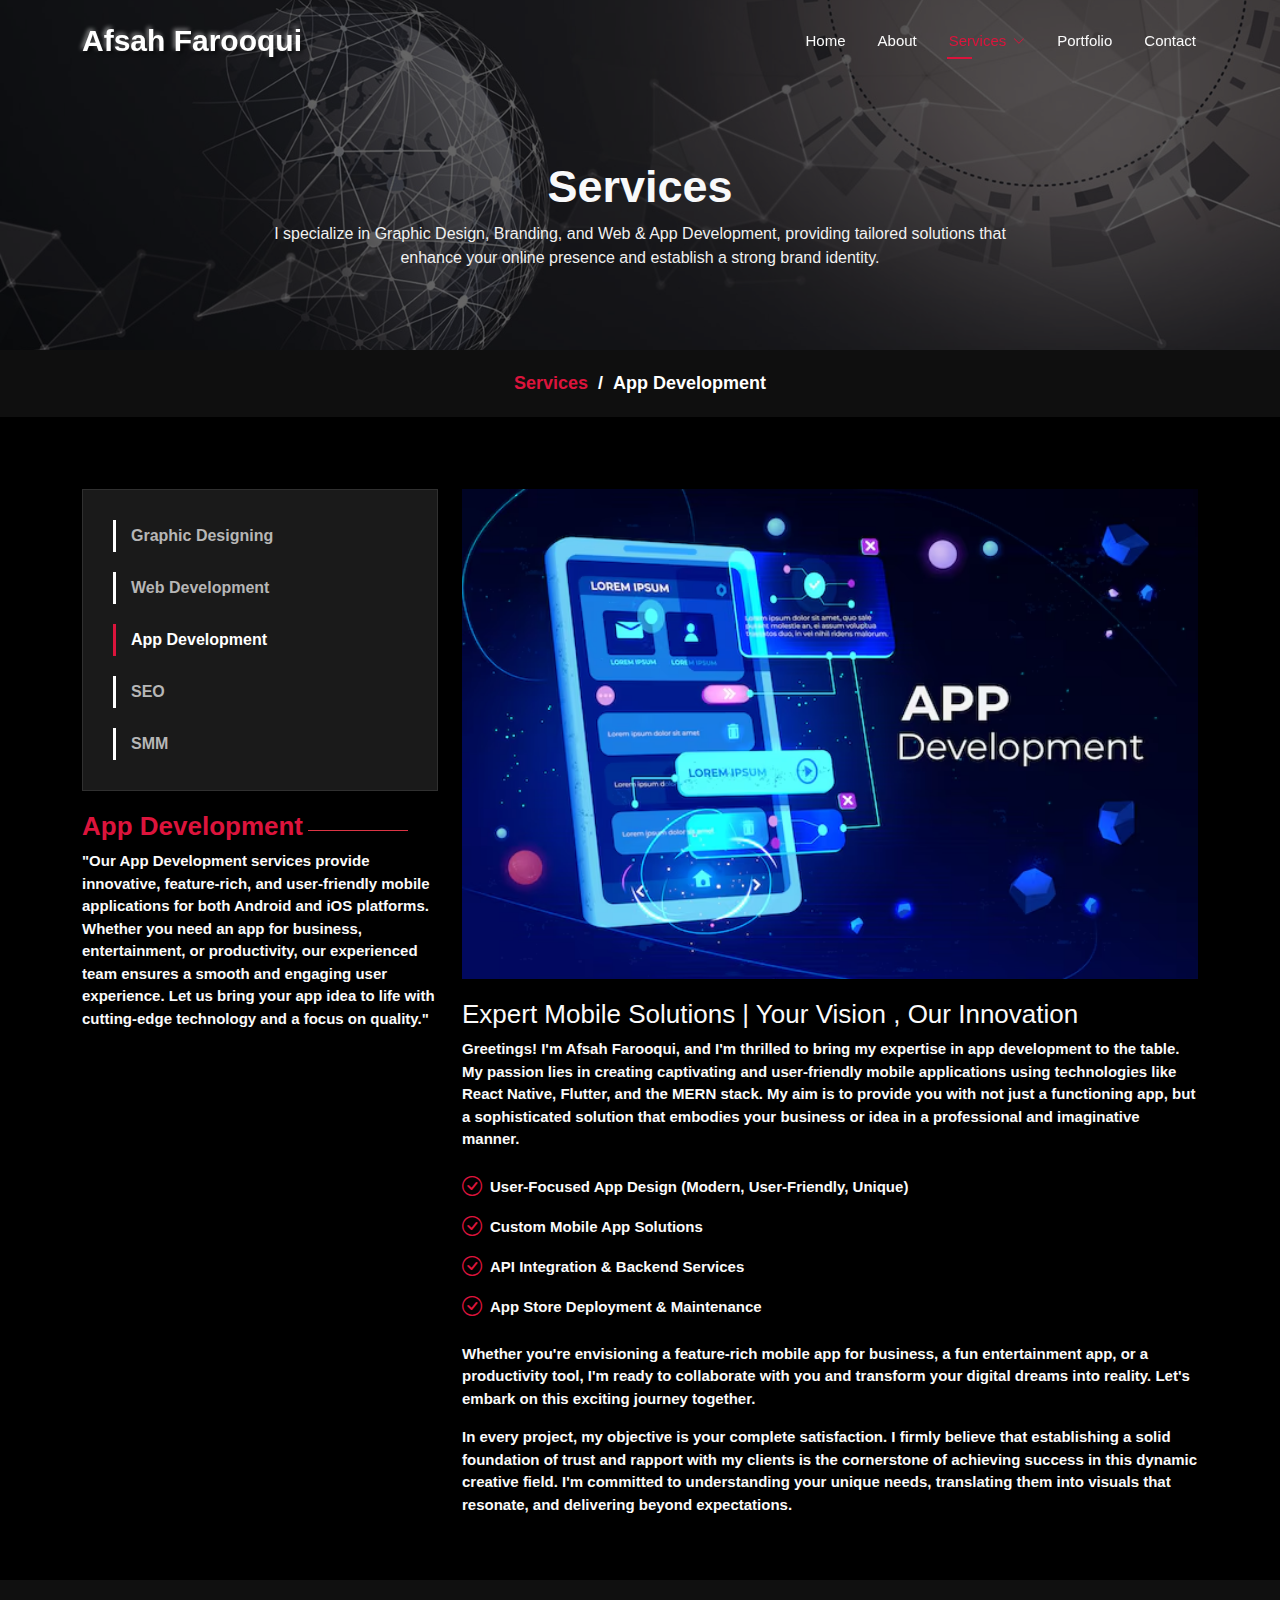
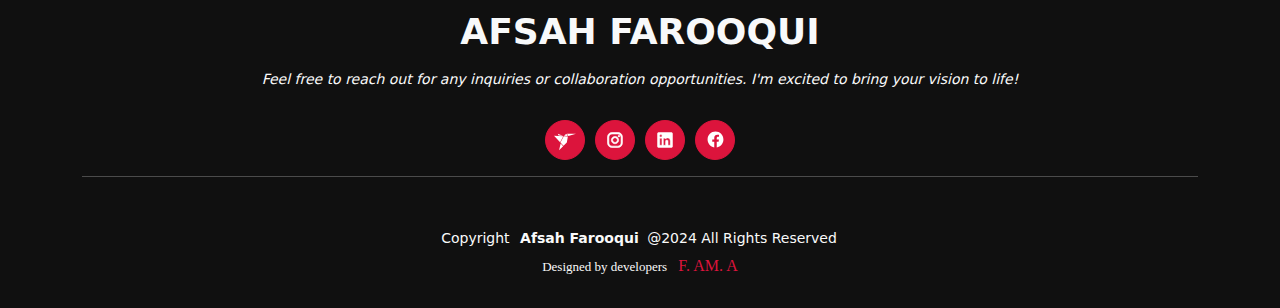
<file: appdevelopment.html>
<!doctype html>
<html lang="en">

<head>
    <meta charset="utf-8">
    <meta name="viewport" content="width=device-width, initial-scale=1">
    <title>Services-AppDev</title>

    <!-- CSS  -->
    <link rel="stylesheet" href="style.css">

    <!-- Bootstrap CDN -->
    <link href="https://cdn.jsdelivr.net/npm/bootstrap@5.3.3/dist/css/bootstrap.min.css" rel="stylesheet"
        integrity="sha384-QWTKZyjpPEjISv5WaRU9OFeRpok6YctnYmDr5pNlyT2bRjXh0JMhjY6hW+ALEwIH" crossorigin="anonymous">

    <!-- Icons CDN -->
    <link rel="stylesheet" href="https://cdn.jsdelivr.net/npm/bootstrap-icons/font/bootstrap-icons.css">
    <link rel="stylesheet" href="https://cdnjs.cloudflare.com/ajax/libs/font-awesome/5.15.4/css/all.min.css">

    <!-- Google Fonts CDN -->
    <link href="https://fonts.googleapis.com" rel="preconnect">
    <link href="https://fonts.gstatic.com" rel="preconnect" crossorigin>
    <link
        href="https://fonts.googleapis.com/css2?family=Roboto:ital,wght@0,100;0,300;0,400;0,500;0,700;0,900;1,100;1,300;1,400;1,500;1,700;1,900&family=Inter:wght@100;200;300;400;500;600;700;800;900&family=Cardo:ital,wght@0,400;0,700;1,400;1,700&display=swap"
        rel="stylesheet">


</head>

<body class="services-page">
    <!-- Navbar -->
    <header id="header" class="header d-flex align-items-center fixed-top">
        <div class="container-fluid container-xl position-relative d-flex align-items-center justify-content-between">

            <a href="index.html" class="logo d-flex align-items-center" style="text-decoration: none;">
                <!-- Uncomment the line below if you also wish to use an image logo -->
                <!-- <img src="assets/logo.png" alt=""> -->
                <h1 class="sitename">Afsah Farooqui</h1>
            </a>

            <nav id="navmenu" class="navmenu">
                <ul>
                    <li><a href="index.html">Home</a></li>
                    <li><a href="about.html">About</a></li>
                    <li class="dropdown"><a href="service.html" class="active"><span>Services</span> <i
                                class="bi bi-chevron-down toggle-dropdown"></i></a>
                        <ul>
                            <li><a href="graphic.html">Graphic Designing</a></li>
                            <li><a href="webdevelopment.html">Web Development</a></li>
                            <li><a href="appdevelopment.html">App Development</a></li>
                            <li><a href="seo.html">SEO</a></li>
                            <li><a href="smm.html">SMM</a></li>
                        </ul>
                    </li>
                    <li><a href="portfolio.html">Portfolio</a></li>
                    <li><a href="contact.html">Contact</a></li>
                </ul>
                <i class="mobile-nav-toggle d-xl-none bi bi-list"></i>
            </nav>

        </div>
    </header>

    <!-- Page Title -->
    <div class="page-title" data-aos="fade">
        <div class="heading">
            <div class="container">
                <img src="assets/service-header.jpg" alt="">
                <div class="row d-flex justify-content-center text-center">
                    <div class="col-lg-8">
                        <h1 class="mt-0 text-light">Services</h1>
                        <p class="mb-0">I specialize in Graphic Design, Branding, and Web & App Development,
                            providing tailored solutions that enhance your online presence and establish a strong brand
                            identity.
                        </p>
                    </div>
                </div>
            </div>
        </div>
        <nav class="breadcrumbs">
            <div class="container">
                <ol>
                    <li><a href="service.html">Services</a></li>
                    <li class="current">App Development</li>
                </ol>
            </div>
        </nav>
    </div>
    <!-- End Page Title -->


    <!-- Service Details Section -->
    <section id="service-details" class="service-details section">
        <div class="container">

            <div class="row gy-4 my-5">

                <div class="col-lg-4" data-aos="fade-up" data-aos-delay="100">
                    <div class="services-list">
                        <a href="graphic.html" class="text-decoration-none">Graphic Designing</a>
                        <a href="webdevelopment.html" class="text-decoration-none">Web Development</a>
                        <a href="appdevelopment.html" class="active text-decoration-none">App Development</a>
                        <a href="seo.html" class="text-decoration-none">SEO</a>
                        <a href="smm.html" class="text-decoration-none">SMM</a>
                    </div>
                    <div class="section-heading">
                        <h4 id="graphic-1">App Development</h4>
                        <span class="border-bottom border-danger"></span>
                    </div>
                    <p>"Our App Development services provide innovative, feature-rich, and user-friendly mobile
                        applications
                        for both Android and iOS platforms. Whether you need an app for business, entertainment, or
                        productivity,
                        our experienced team ensures a smooth and engaging user experience. Let us bring your app idea
                        to life
                        with cutting-edge technology and a focus on quality."
                    </p>
                </div>

                <div class="col-lg-8" data-aos="fade-up" data-aos-delay="200">
                    <img src="assets/app-development.avif" alt="app-development" width="100%"
                        class="img-fluid services-img">
                    <h3>Expert Mobile Solutions | Your Vision , Our Innovation
                    </h3>
                    <p>
                        Greetings! I'm Afsah Farooqui, and I'm thrilled to bring my expertise in app development to the
                        table.
                        My passion lies in creating captivating and user-friendly mobile applications using technologies
                        like
                        React Native, Flutter, and the MERN stack. My aim is to provide you with not just a functioning
                        app,
                        but a sophisticated solution that embodies your business or idea in a professional and
                        imaginative manner.
                    </p>
                    <ul>
                        <li><i class="bi bi-check-circle"></i> <span>User-Focused App Design (Modern, User-Friendly,
                                Unique)</span></li>
                        <li><i class="bi bi-check-circle"></i> <span>Custom Mobile App Solutions</span></li>
                        <li><i class="bi bi-check-circle"></i> <span>API Integration & Backend Services</span></li>
                        <li><i class="bi bi-check-circle"></i> <span>App Store Deployment & Maintenance</span></li>
                    </ul>
                    <p>
                        Whether you're envisioning a feature-rich mobile app for business, a fun entertainment app,
                        or a productivity tool, I'm ready to collaborate with you and transform your digital dreams
                        into reality. Let's embark on this exciting journey together.
                    </p>
                    <p>
                        In every project, my objective is your complete satisfaction. I firmly believe that establishing
                        a
                        solid foundation of trust and rapport with my clients is the cornerstone of achieving success in
                        this dynamic
                        creative field. I'm committed to understanding your unique needs, translating them into visuals
                        that resonate, and
                        delivering beyond expectations.
                    </p>
                </div>

            </div>

        </div>

    </section>
    <!-- /Service Details Section -->

    <!-- Footer -->
    <footer id="footer" class="footer">
        <div class="container">
            <a href="https://www.linkedin.com/in/afsah09">
                <h3 class="sitename text-light text-uppercase">Afsah Farooqui</h3>
            </a>
            <p>Feel free to reach out for any inquiries or collaboration opportunities. I'm excited to bring your vision
                to
                life!</p>
            <div class="social-links d-flex justify-content-center">
                <a href="https://www.freelancer.com/u/afsahfarooqui119"><img src="assets/freelancer-logo.svg"
                        class="pt-1" alt="Freelancer" style="width: 22px; height: 22px;"></a>
                <a href="https://www.instagram.com/"><img src="assets/instagram-logo.svg" alt="Instagram"
                        style="width: 20px; height: 20px;"></a>
                <a href="https://www.linkedin.com/in/afsah09"><img src="assets/linkedin-logo.svg" alt="LinkedIn"
                        style="width: 16px; height: 16px;"></a>
                <a href="https://www.facebook.com/"><img src="assets/facebook-logo.svg" alt="Facebook"
                        style="width: 19px; height: 19px;"></a>
            </div>
            <hr>
            <div class="container">
                <div class="copyright">
                    <span>Copyright</span> <strong class="px-1 sitename">Afsah Farooqui</strong> <span>@2024 All Rights
                        Reserved</span>
                </div>
                <div class="credits" style="font-family: Abril Fatface, serif;">
                    Designed by developers
                    <a class="ps-2" href="https://www.linkedin.com/in/fatima-farooq-8b7535302">F.</a>
                    <a href="https://www.linkedin.com/in/afza-mehak-10947b287/">AM.</a>
                    <a href="https://www.linkedin.com/in/almas-zainab-b0b3aa287/">A</a>
                </div>
            </div>
        </div>
    </footer>
    <!-- end footer -->

    <!-- Scroll Top -->
    <a href="#" id="scroll-top" class="scroll-top d-flex align-items-center justify-content-center"><i
            class="bi bi-arrow-up-short"></i></a>

    <script src="https://cdn.jsdelivr.net/npm/bootstrap@5.3.3/dist/js/bootstrap.bundle.min.js"
        integrity="sha384-YvpcrYf0tY3lHB60NNkmXc5s9fDVZLESaAA55NDzOxhy9GkcIdslK1eN7N6jIeHz" crossorigin="anonymous">
        </script>

    <script src="script.js"></script>
</body>

</html>
</file>
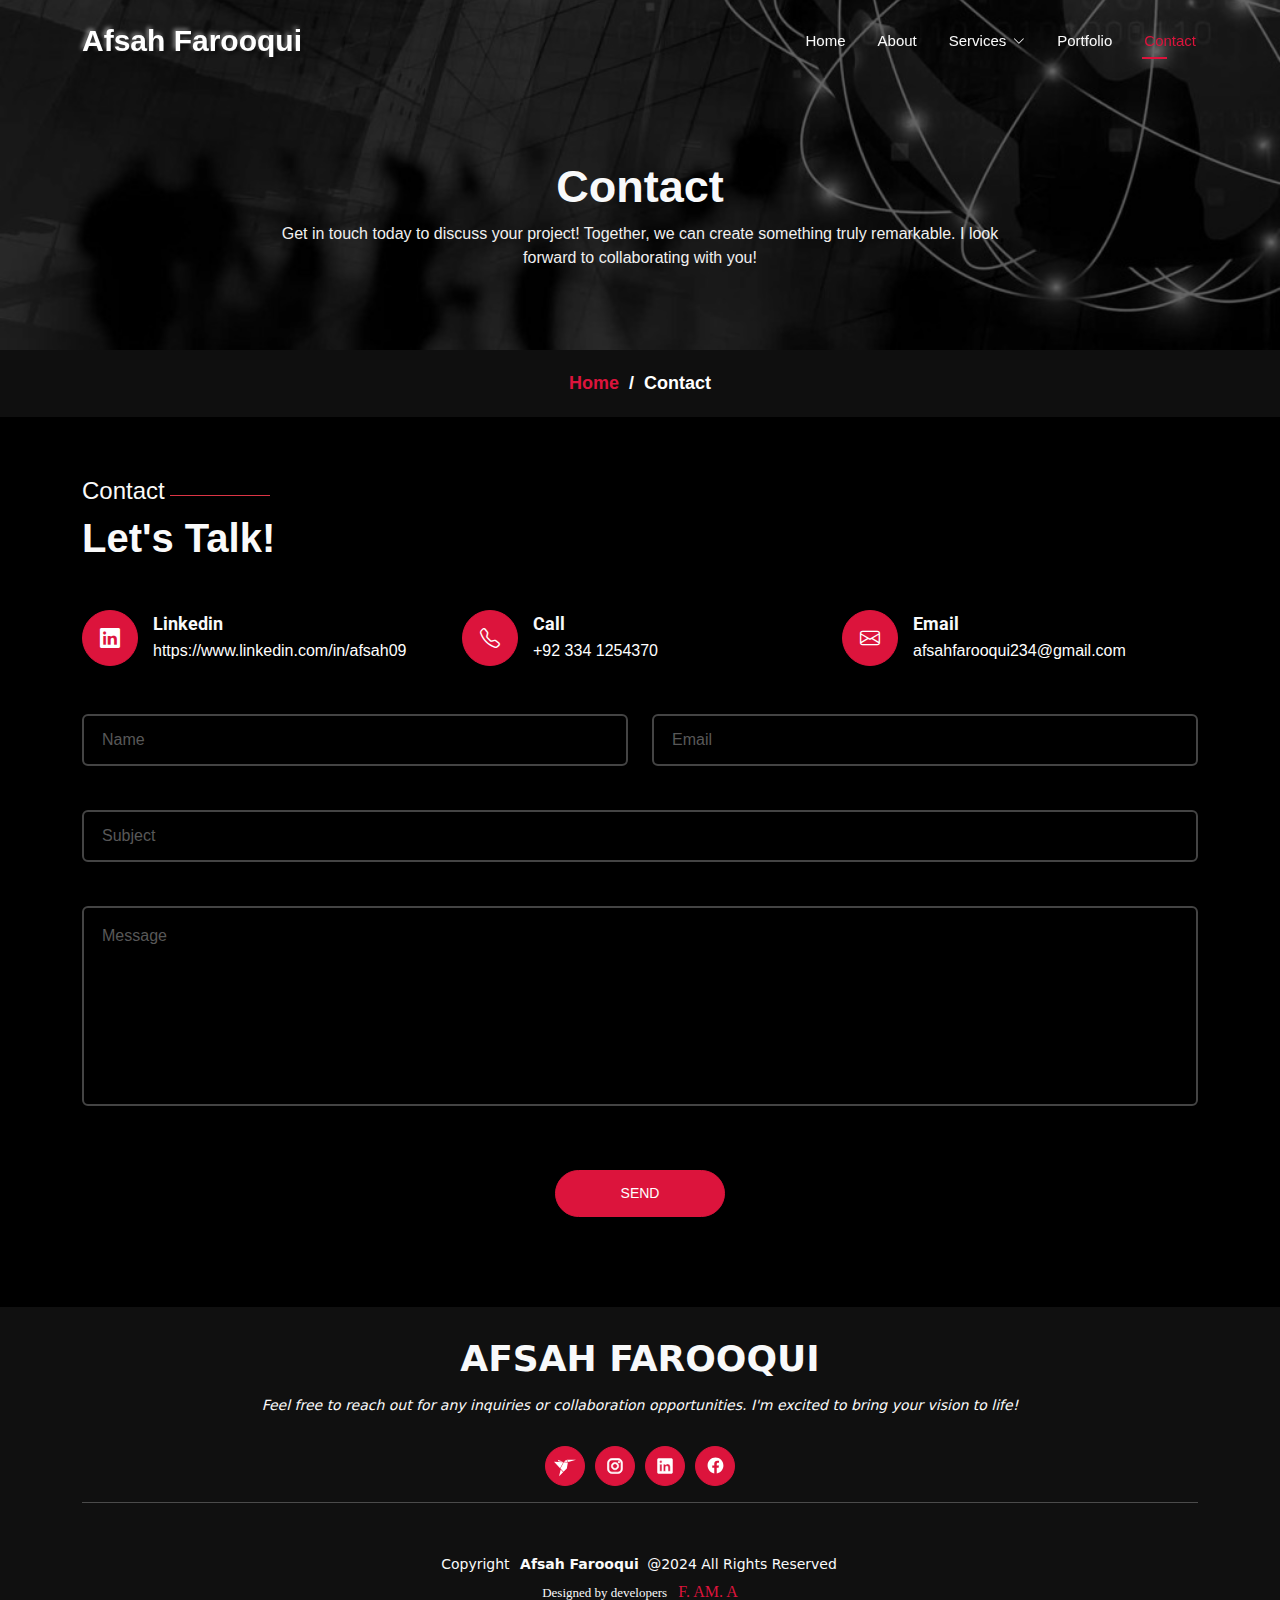
<file: contact.html>
<!doctype html>
<html lang="en">

<head>
  <meta charset="utf-8">
  <meta name="viewport" content="width=device-width, initial-scale=1">
  <title>Contact</title>

  <!-- CSS  -->
  <link rel="stylesheet" href="style.css">

  <!-- Bootstrap CDN -->
  <link href="https://cdn.jsdelivr.net/npm/bootstrap@5.3.3/dist/css/bootstrap.min.css" rel="stylesheet"
    integrity="sha384-QWTKZyjpPEjISv5WaRU9OFeRpok6YctnYmDr5pNlyT2bRjXh0JMhjY6hW+ALEwIH" crossorigin="anonymous">

  <!-- Icons CDN -->
  <link rel="stylesheet" href="https://cdn.jsdelivr.net/npm/bootstrap-icons/font/bootstrap-icons.css">
  <link rel="stylesheet" href="https://cdnjs.cloudflare.com/ajax/libs/font-awesome/5.15.4/css/all.min.css">

  <!-- Google Fonts CDN -->
  <link href="https://fonts.googleapis.com" rel="preconnect">
  <link href="https://fonts.gstatic.com" rel="preconnect" crossorigin>
  <link
    href="https://fonts.googleapis.com/css2?family=Roboto:ital,wght@0,100;0,300;0,400;0,500;0,700;0,900;1,100;1,300;1,400;1,500;1,700;1,900&family=Inter:wght@100;200;300;400;500;600;700;800;900&family=Cardo:ital,wght@0,400;0,700;1,400;1,700&display=swap"
    rel="stylesheet">

</head>

<body>
  <!-- Navbar -->
  <header id="header" class="header d-flex align-items-center fixed-top">
    <div class="container-fluid container-xl position-relative d-flex align-items-center justify-content-between">

      <a href="index.html" class="logo d-flex align-items-center" style="text-decoration: none;">
        <!-- Uncomment the line below if you also wish to use an image logo -->
        <!-- <img src="assets/logo.png" alt=""> -->
        <h1 class="sitename">Afsah Farooqui</h1>
      </a>

      <nav id="navmenu" class="navmenu">
        <ul>
          <li><a href="index.html">Home</a></li>
          <li><a href="about.html">About</a></li>
          <li class="dropdown"><a href="service.html"><span>Services</span> <i
                class="bi bi-chevron-down toggle-dropdown"></i></a>
            <ul>
              <li><a href="graphic.html">Graphic Designing</a></li>
              <li><a href="webdevelopment.html">Web Development</a></li>
              <li><a href="appdevelopment.html">App Development</a></li>
              <li><a href="seo.html">SEO</a></li>
              <li><a href="smm.html">SMM</a></li>
            </ul>
          </li>
          <li><a href="portfolio.html">Portfolio</a></li>
          <li><a href="contact.html" class="active">Contact</a></li>
        </ul>
        <i class="mobile-nav-toggle d-xl-none bi bi-list"></i>
      </nav>

    </div>
  </header>

  <!-- Page Title -->
  <div class="page-title" data-aos="fade">
    <div class="heading">
      <div class="container">
        <img src="assets/contact-header.jpeg" alt="">
        <div class="row d-flex justify-content-center text-center">
          <div class="col-lg-8">
            <h1 class="mt-0 text-light">Contact</h1>
            <p class="mb-0">Get in touch today to discuss your project! Together,
              we can create something truly remarkable. I look forward to collaborating with you!
            </p>
          </div>
        </div>
      </div>
    </div>
    <nav class="breadcrumbs">
      <div class="container">
        <ol>
          <li><a href="index.html">Home</a></li>
          <li class="current">Contact</li>
        </ol>
      </div>
    </nav>
  </div>
  <!-- End Page Title -->

  <!-- Contact Section -->
  <section id="contact" class="contact-section">

    <div class="container text-light">
      <div class="section-heading">
        <h4>Contact</h4>
        <span class="border-bottom border-danger"></span>
      </div>
      <h1 class="section mb-5">Let's Talk!</h1>
      <div class="info-wrap">
        <div class="row gy-5">

          <div class="col-lg-4">
            <div class="info-item d-flex align-items-center">
              <i class="bi bi-linkedin flex-shrink-0"></i>
              <div>
                <h3>Linkedin</h3>
                <a href="https://www.linkedin.com/in/afsah09"
                  class="text-decoration-none contact">https://www.linkedin.com/in/afsah09</a>
              </div>
            </div>
          </div>
          <!-- End Info Item -->
           
          <div class="col-lg-4">
            <div class="info-item d-flex align-items-center">
              <i class="bi bi-telephone flex-shrink-0"></i>
              <div>
                <h3>Call</h3>
                <a href="tel:+923341254370" class="text-decoration-none contact">+92 334 1254370</a>
              </div>
            </div>
          </div>
          <!-- End Info Item -->


          <div class="col-lg-4">
            <div class="info-item d-flex align-items-center">
              <i class="bi bi-envelope flex-shrink-0"></i>
              <div>
                <h3>Email</h3>
                <a href="mailto:afsahfarooqui234@gmail.com"
                  class="text-decoration-none contact">afsahfarooqui234@gmail.com</a>
              </div>
            </div>
          </div>
          <!-- End Info Item -->

          <form class="contact-form">
            <div class="row gy-4">
              <div class="col-md-6">
                <div class="inputfields">
                  <input type="text" name="name" id="name" required>
                  <label for="name">Name</label>
                </div>
              </div>

              <div class="col-md-6">
                <div class="inputfields">
                  <input type="email" name="email" id="email" required>
                  <label for="email">Email</label>
                </div>
              </div>

              <div class="col-md-12">
                <div class="inputfields">
                  <input type="text" name="subject" id="subject" required>
                  <label for="subject">Subject</label>
                </div>
              </div>

              <div class="col-md-12">
                <div class="inputfields">
                  <input type="text" name="message" id="message" required style="height: 200px;">
                  <label for="message" class="msglabel">Message</label>
                </div>
              </div>

              <div class="col-md-12 text-center">
                <button type="submit" class="custom-btn">Send</button>
              </div>
            </div>
          </form>



        </div>
      </div>


  </section>
  <!-- /Contact Section -->

  <!-- Footer -->
  <footer id="footer" class="footer">
    <div class="container">
      <a href="https://www.linkedin.com/in/afsah09">
        <h3 class="sitename text-light text-uppercase">Afsah Farooqui</h3>
      </a>
      <p>Feel free to reach out for any inquiries or collaboration opportunities. I'm excited to bring your vision to
        life!</p>
      <div class="social-links d-flex justify-content-center">
        <a href="https://www.freelancer.com/u/afsahfarooqui119"><img src="assets/freelancer-logo.svg" class="pt-1"
            alt="Freelancer" style="width: 22px; height: 22px;"></a>
        <a href="https://www.instagram.com/"><img src="assets/instagram-logo.svg" alt="Instagram"
            style="width: 20px; height: 20px;"></a>
        <a href="https://www.linkedin.com/in/afsah09"><img src="assets/linkedin-logo.svg" alt="LinkedIn"
            style="width: 16px; height: 16px;"></a>
        <a href="https://www.facebook.com/"><img src="assets/facebook-logo.svg" alt="Facebook"
            style="width: 19px; height: 19px;"></a>
      </div>
      <hr>
      <div class="container">
        <div class="copyright">
          <span>Copyright</span> <strong class="px-1 sitename">Afsah Farooqui</strong> <span>@2024 All Rights
            Reserved</span>
        </div>
        <div class="credits" style="font-family: Abril Fatface, serif;">
          Designed by developers
          <a class="ps-2" href="https://www.linkedin.com/in/fatima-farooq-8b7535302">F.</a>
          <a href="https://www.linkedin.com/in/afza-mehak-10947b287/">AM.</a>
          <a href="https://www.linkedin.com/in/almas-zainab-b0b3aa287/">A</a>
        </div>
      </div>
    </div>
  </footer>
  <!-- end footer -->

  <!-- Scroll Top -->
  <a href="#" id="scroll-top" class="scroll-top d-flex align-items-center justify-content-center"><i
      class="bi bi-arrow-up-short"></i></a>

  <script src="https://cdn.jsdelivr.net/npm/bootstrap@5.3.3/dist/js/bootstrap.bundle.min.js"
    integrity="sha384-YvpcrYf0tY3lHB60NNkmXc5s9fDVZLESaAA55NDzOxhy9GkcIdslK1eN7N6jIeHz"
    crossorigin="anonymous"></script>

  <script src="script.js"></script>
</body>

</html>
</file>
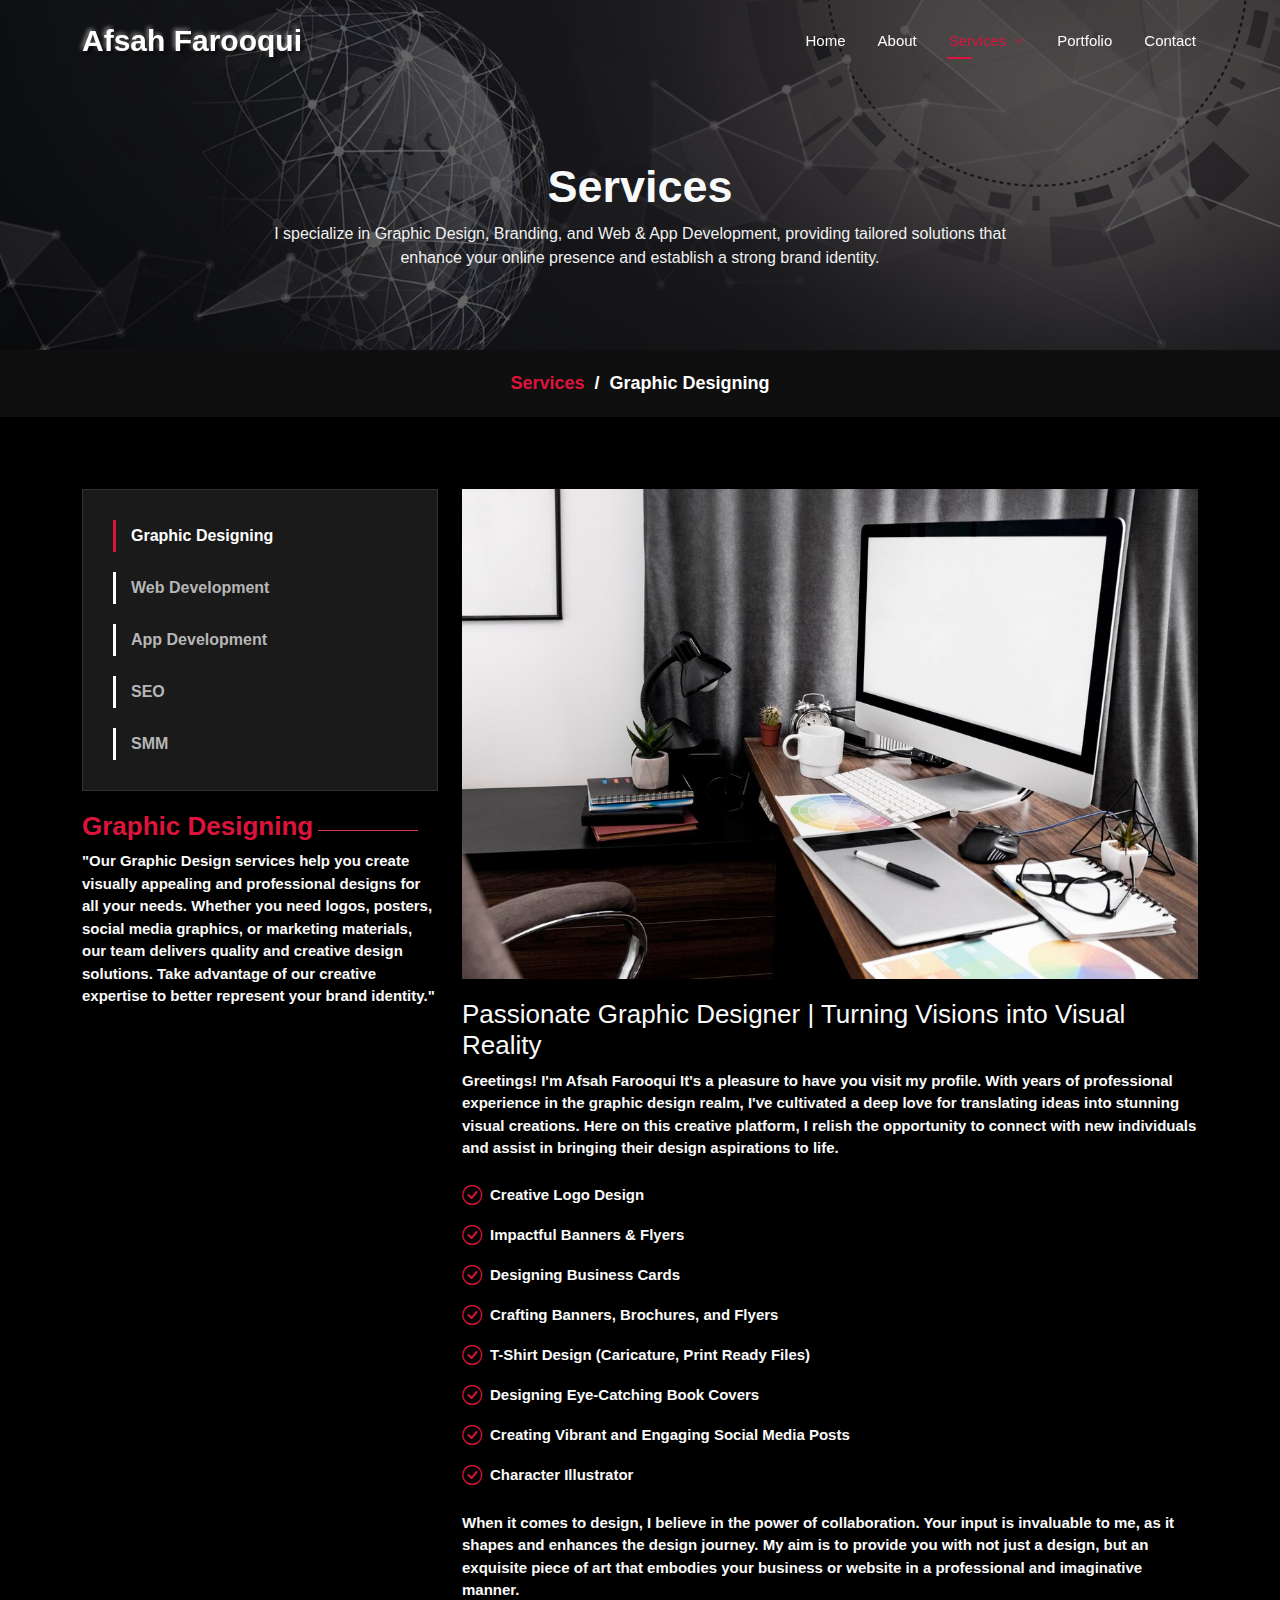
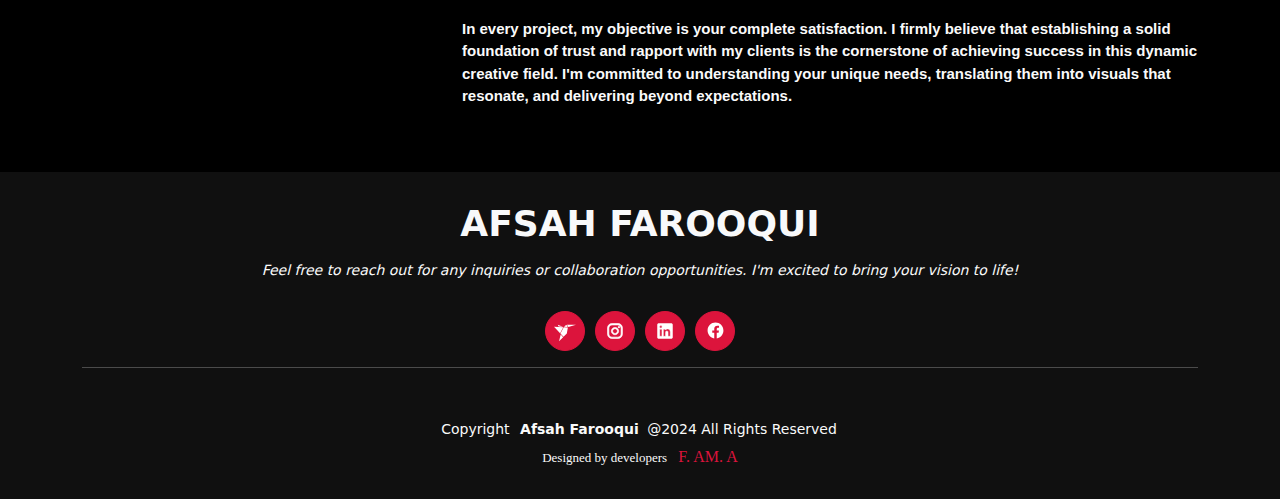
<file: graphic.html>
<!doctype html>
<html lang="en">

<head>
    <meta charset="utf-8">
    <meta name="viewport" content="width=device-width, initial-scale=1">
    <title>Services-Graphic</title>

    <!-- CSS  -->
    <link rel="stylesheet" href="style.css">

    <!-- Bootstrap CDN -->
    <link href="https://cdn.jsdelivr.net/npm/bootstrap@5.3.3/dist/css/bootstrap.min.css" rel="stylesheet"
        integrity="sha384-QWTKZyjpPEjISv5WaRU9OFeRpok6YctnYmDr5pNlyT2bRjXh0JMhjY6hW+ALEwIH" crossorigin="anonymous">

    <!-- Icons CDN -->
    <link rel="stylesheet" href="https://cdn.jsdelivr.net/npm/bootstrap-icons/font/bootstrap-icons.css">
    <link rel="stylesheet" href="https://cdnjs.cloudflare.com/ajax/libs/font-awesome/5.15.4/css/all.min.css">

    <!-- Google Fonts CDN -->
    <link href="https://fonts.googleapis.com" rel="preconnect">
    <link href="https://fonts.gstatic.com" rel="preconnect" crossorigin>
    <link
        href="https://fonts.googleapis.com/css2?family=Roboto:ital,wght@0,100;0,300;0,400;0,500;0,700;0,900;1,100;1,300;1,400;1,500;1,700;1,900&family=Inter:wght@100;200;300;400;500;600;700;800;900&family=Cardo:ital,wght@0,400;0,700;1,400;1,700&display=swap"
        rel="stylesheet">

</head>

<body class="services-page">
    <!-- Navbar -->
    <header id="header" class="header d-flex align-items-center fixed-top">
        <div class="container-fluid container-xl position-relative d-flex align-items-center justify-content-between">

            <a href="index.html" class="logo d-flex align-items-center" style="text-decoration: none;">
                <!-- Uncomment the line below if you also wish to use an image logo -->
                <!-- <img src="assets/logo.png" alt=""> -->
                <h1 class="sitename">Afsah Farooqui</h1>
            </a>

            <nav id="navmenu" class="navmenu">
                <ul>
                    <li><a href="index.html">Home</a></li>
                    <li><a href="about.html">About</a></li>
                    <li class="dropdown"><a href="service.html" class="active"><span>Services</span> <i
                                class="bi bi-chevron-down toggle-dropdown"></i></a>
                        <ul>
                            <li><a href="graphic.html">Graphic Designing</a></li>
                            <li><a href="webdevelopment.html">Web Development</a></li>
                            <li><a href="appdevelopment.html">App Development</a></li>
                            <li><a href="seo.html">SEO</a></li>
                            <li><a href="smm.html">SMM</a></li>
                        </ul>
                    </li>
                    <li><a href="portfolio.html">Portfolio</a></li>
                    <li><a href="contact.html">Contact</a></li>
                </ul>
                <i class="mobile-nav-toggle d-xl-none bi bi-list"></i>
            </nav>

        </div>
    </header>

    <!-- Page Title -->
    <div class="page-title" data-aos="fade">
        <div class="heading">
            <div class="container">
                <img src="assets/service-header.jpg" alt="">
                <div class="row d-flex justify-content-center text-center">
                    <div class="col-lg-8">
                        <h1 class="mt-0 text-light">Services</h1>
                        <p class="mb-0">I specialize in Graphic Design, Branding, and Web & App Development,
                            providing tailored solutions that enhance your online presence and establish a strong brand
                            identity.
                        </p>
                    </div>
                </div>
            </div>
        </div>
        <nav class="breadcrumbs">
            <div class="container">
                <ol>
                    <li><a href="service.html">Services</a></li>
                    <li class="current">Graphic Designing</li>
                </ol>
            </div>
        </nav>
    </div>
    <!-- End Page Title -->

    <!-- Service Details Section -->
    <section id="service-details" class="service-details section">

        <div class="container">

            <div class="row gy-4 my-5">

                <div class="col-lg-4" data-aos="fade-up" data-aos-delay="100">
                    <div class="services-list">
                        <a href="graphic.html" class="active text-decoration-none">Graphic Designing</a>
                        <a href="webdevelopment.html" class="text-decoration-none">Web Development</a>
                        <a href="appdevelopment.html" class="text-decoration-none">App Development</a>
                        <a href="seo.html" class="text-decoration-none">SEO</a>
                        <a href="smm.html" class="text-decoration-none">SMM</a>
                    </div>
                    <div class="section-heading">
                        <h4 id="graphic-1">Graphic Designing</h4>
                        <span class="border-bottom border-danger"></span>
                    </div>
                    <p>"Our Graphic Design services help you create visually appealing and professional designs
                        for all your needs. Whether you need logos, posters, social media graphics, or marketing
                        materials, our team delivers quality and creative design solutions. Take advantage of our
                        creative expertise to better represent your brand identity."
                    </p>
                </div>

                <div class="col-lg-8" data-aos="fade-up" data-aos-delay="200">
                    <img src="assets/graphic-design.jpg" alt="" class="img-fluid services-img">
                    <h3>Passionate Graphic Designer | Turning Visions into Visual Reality</h3>
                    <p>
                        Greetings! I'm Afsah Farooqui It's a pleasure to have you visit my profile. With years of
                        professional
                        experience in the graphic design realm, I've cultivated a deep love for translating
                        ideas into stunning visual creations. Here on this creative platform, I relish the opportunity
                        to connect with new individuals and assist in bringing their design aspirations to life.
                    </p>
                    <ul>
                        <li><i class="bi bi-check-circle"></i> <span>Creative Logo Design</span></li>
                        <li><i class="bi bi-check-circle"></i> <span>Impactful Banners & Flyers</span></li>
                        <li><i class="bi bi-check-circle"></i> <span>Designing Business Cards</span></li>
                        <li><i class="bi bi-check-circle"></i> <span>Crafting Banners, Brochures, and Flyers</span></li>
                        <li><i class="bi bi-check-circle"></i> <span>T-Shirt Design (Caricature, Print Ready
                                Files)</span>
                        </li>
                        <li><i class="bi bi-check-circle"></i> <span>Designing Eye-Catching Book Covers</span></li>
                        <li><i class="bi bi-check-circle"></i> <span>Creating Vibrant and Engaging Social Media
                                Posts</span>
                        </li>
                        <li><i class="bi bi-check-circle"></i> <span>Character Illustrator</span></li>
                    </ul>
                    <p>
                        When it comes to design, I believe in the power of collaboration. Your input is invaluable to
                        me, as
                        it shapes
                        and enhances the design journey. My aim is to provide you with not just a design, but an
                        exquisite
                        piece of art
                        that embodies your business or website in a professional and imaginative manner.
                    </p>
                    <p>
                        In every project, my objective is your complete satisfaction. I firmly believe that establishing
                        a
                        solid foundation of trust and rapport with my clients is the cornerstone of achieving success in
                        this dynamic
                        creative field. I'm committed to understanding your unique needs, translating them into visuals
                        that resonate, and
                        delivering beyond expectations.
                    </p>
                </div>
            </div>
        </div>

    </section>
    <!-- /Service Details Section -->

    <!-- Footer -->
    <footer id="footer" class="footer">
        <div class="container">
            <a href="https://www.linkedin.com/in/afsah09">
                <h3 class="sitename text-light text-uppercase">Afsah Farooqui</h3>
            </a>
            <p>Feel free to reach out for any inquiries or collaboration opportunities. I'm excited to bring your vision
                to
                life!</p>
            <div class="social-links d-flex justify-content-center">
                <a href="https://www.freelancer.com/u/afsahfarooqui119"><img src="assets/freelancer-logo.svg"
                        class="pt-1" alt="Freelancer" style="width: 22px; height: 22px;"></a>
                <a href="https://www.instagram.com/"><img src="assets/instagram-logo.svg" alt="Instagram"
                        style="width: 20px; height: 20px;"></a>
                <a href="https://www.linkedin.com/in/afsah09"><img src="assets/linkedin-logo.svg" alt="LinkedIn"
                        style="width: 16px; height: 16px;"></a>
                <a href="https://www.facebook.com/"><img src="assets/facebook-logo.svg" alt="Facebook"
                        style="width: 19px; height: 19px;"></a>
            </div>
            <hr>
            <div class="container">
                <div class="copyright">
                    <span>Copyright</span> <strong class="px-1 sitename">Afsah Farooqui</strong> <span>@2024 All Rights
                        Reserved</span>
                </div>
                <div class="credits" style="font-family: Abril Fatface, serif;">
                    Designed by developers
                    <a class="ps-2" href="https://www.linkedin.com/in/fatima-farooq-8b7535302">F.</a>
                    <a href="https://www.linkedin.com/in/afza-mehak-10947b287/">AM.</a>
                    <a href="https://www.linkedin.com/in/almas-zainab-b0b3aa287/">A</a>
                </div>
            </div>
        </div>
    </footer>
    <!-- end footer -->

    <script src="https://cdn.jsdelivr.net/npm/bootstrap@5.3.3/dist/js/bootstrap.bundle.min.js"
        integrity="sha384-YvpcrYf0tY3lHB60NNkmXc5s9fDVZLESaAA55NDzOxhy9GkcIdslK1eN7N6jIeHz" crossorigin="anonymous">
        </script>

    <!-- Scroll Top -->
    <a href="#" id="scroll-top" class="scroll-top d-flex align-items-center justify-content-center"><i
            class="bi bi-arrow-up-short"></i></a>

    <script src="script.js"></script>
</body>

</html>
</file>
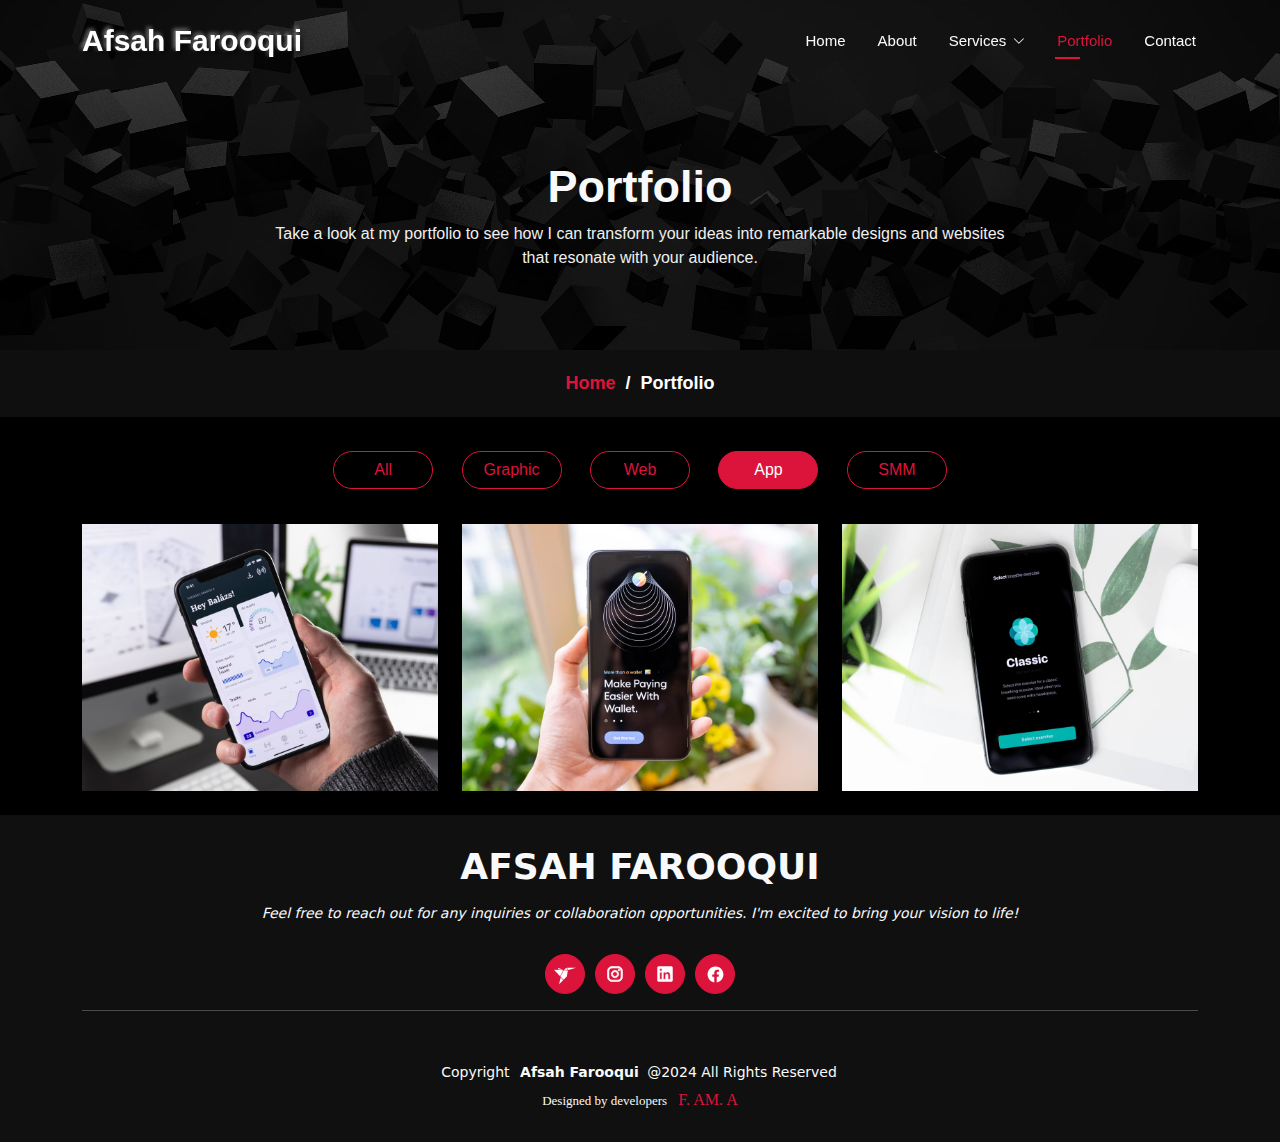
<file: portfolio-app.html>
<!doctype html>
<html lang="en">

<head>
    <meta charset="utf-8">
    <meta name="viewport" content="width=device-width, initial-scale=1">
    <title>Portfolio-Graphic</title>

    <!-- CSS  -->
    <link rel="stylesheet" href="style.css">

    <!-- Bootstrap CDN -->
    <link href="https://cdn.jsdelivr.net/npm/bootstrap@5.3.3/dist/css/bootstrap.min.css" rel="stylesheet"
        integrity="sha384-QWTKZyjpPEjISv5WaRU9OFeRpok6YctnYmDr5pNlyT2bRjXh0JMhjY6hW+ALEwIH" crossorigin="anonymous">

    <!-- Icons CDN -->
    <link rel="stylesheet" href="https://cdn.jsdelivr.net/npm/bootstrap-icons/font/bootstrap-icons.css">
    <link rel="stylesheet" href="https://cdnjs.cloudflare.com/ajax/libs/font-awesome/5.15.4/css/all.min.css">

    <!-- Google Fonts CDN -->
    <link href="https://fonts.googleapis.com" rel="preconnect">
    <link href="https://fonts.gstatic.com" rel="preconnect" crossorigin>
    <link
        href="https://fonts.googleapis.com/css2?family=Roboto:ital,wght@0,100;0,300;0,400;0,500;0,700;0,900;1,100;1,300;1,400;1,500;1,700;1,900&family=Inter:wght@100;200;300;400;500;600;700;800;900&family=Cardo:ital,wght@0,400;0,700;1,400;1,700&display=swap"
        rel="stylesheet">

</head>

<body>
    <!-- Navbar -->
    <header id="header" class="header d-flex align-items-center fixed-top">
        <div class="container-fluid container-xl position-relative d-flex align-items-center justify-content-between">

            <a href="index.html" class="logo d-flex align-items-center" style="text-decoration: none;">
                <!-- Uncomment the line below if you also wish to use an image logo -->
                <!-- <img src="assets/logo.png" alt=""> -->
                <h1 class="sitename">Afsah Farooqui</h1>
            </a>

            <nav id="navmenu" class="navmenu">
                <ul>
                    <li><a href="index.html">Home</a></li>
                    <li><a href="about.html">About</a></li>
                    <li class="dropdown"><a href="service.html"><span>Services</span> <i
                                class="bi bi-chevron-down toggle-dropdown"></i></a>
                        <ul>
                            <li><a href="graphic.html">Graphic Designing</a></li>
                            <li><a href="webdevelopment.html">Web Development</a></li>
                            <li><a href="appdevelopment.html">App Development</a></li>
                            <li><a href="seo.html">SEO</a></li>
                            <li><a href="smm.html">SMM</a></li>
                        </ul>
                    </li>
                    <li><a href="portfolio.html" class="active">Portfolio</a></li>
                    <li><a href="contact.html">Contact</a></li>
                </ul>
                <i class="mobile-nav-toggle d-xl-none bi bi-list"></i>
            </nav>

        </div>
    </header>


    <!-- Page Title -->
    <div class="page-title" data-aos="fade">
        <div class="heading">
            <div class="container">
                <img src="assets/portfolio-header.png" alt="">
                <div class="row d-flex justify-content-center text-center">
                    <div class="col-lg-8">
                        <h1 class="mt-0 text-light">Portfolio</h1>
                        <p class="mb-0">Take a look at my portfolio to see how I can transform your
                            ideas into remarkable designs and websites that resonate with your audience.
                        </p>
                    </div>
                </div>
            </div>
        </div>
        <nav class="breadcrumbs">
            <div class="container">
                <ol>
                    <li><a href="index.html">Home</a></li>
                    <li class="current">Portfolio</li>
                </ol>
            </div>
        </nav>
    </div>
    <!-- End Page Title -->

    <!-- Portfolio Section -->
    <section id="portfolio" class="portfolio section">

        <div class="container">

            <!-- Portfolio Navigation -->
            <ul class="portfolio-filters mt-4">
                <li><a href="portfolio.html" class="button">All</a></li>
                <li><a href="portfolio-graphic.html" class="button">Graphic</a></li>
                <li><a href="portfolio-web.html" class="button">Web</a></li>
                <li><a href="portfolio-app.html" class="active-filter-btn button">App</a></li>
                <li><a href="portfolio-smm.html" class="button">SMM</a></li>
            </ul>
            <!-- End Portfolio Navigation -->

            <!-- portfolio items -->

            <!-- App Portfolio Items -->
            <div class="row gy-4 portfolio-container">
                <!-- App 1 -->
                <div class="col-lg-4 col-md-6 portfolio-item">
                    <div class="portfolio-content h-100">
                        <img src="assets/portfolio/app-1.jpg" class="img-fluid" alt="App 1">
                        <div class="portfolio-info">
                            <h4>App 1</h4>
                            <p>A user-friendly interface for a mobile app.</p>
                            <a href="assets/portfolio/app-1.jpg" title="App 1" class="glightbox preview-link"></a>
                            <a href="#" title="More Details" class="details-link" data-bs-toggle="modal"
                                data-bs-target="#imageModal1">
                                <i class="bi bi-link-45deg"></i>
                            </a>
                        </div>
                    </div>

                    <!-- Modal 1 -->
                    <div class="modal fade" id="imageModal1" tabindex="-1" aria-labelledby="imageModalLabel1"
                        aria-hidden="true">
                        <div class="modal-dialog modal-dialog-centered">
                            <div class="modal-content" style="background-color: #0000;">
                                <div class="modal-header">
                                    <h5 class="modal-title" id="imageModalLabel1">App 1</h5>
                                    <button type="button" class="btn-close bg-light" data-bs-dismiss="modal"
                                        aria-label="Close"></button>
                                </div>
                                <div class="modal-body">
                                    <!-- Carousel 1 -->
                                    <div id="carouselExample1" class="carousel slide" data-bs-ride="carousel">
                                        <!-- Carousel inner -->
                                        <div class="carousel-inner">
                                            <div class="carousel-item active">
                                                <img src="assets/portfolio/app-1.jpg" class="d-block w-100" alt="App 3">
                                            </div>
                                        </div>
                                    </div>
                                </div>
                            </div>
                        </div>
                    </div>
                </div>

                <!-- App 2 -->
                <div class="col-lg-4 col-md-6 portfolio-item">
                    <div class="portfolio-content h-100">
                        <img src="assets/portfolio/app-2.jpg" class="img-fluid" alt="App 2">
                        <div class="portfolio-info">
                            <h4>App 2</h4>
                            <p>Designed a mobile app interface focusing on user engagement.</p>
                            <a href="assets/portfolio/app-2.jpg" title="App 2" class="glightbox preview-link"></a>
                            <a href="#" title="More Details" class="details-link" data-bs-toggle="modal"
                                data-bs-target="#imageModal2">
                                <i class="bi bi-link-45deg"></i>
                            </a>
                        </div>
                    </div>

                    <!-- Modal 2 -->
                    <div class="modal fade" id="imageModal2" tabindex="-1" aria-labelledby="imageModalLabel2"
                        aria-hidden="true">
                        <div class="modal-dialog modal-dialog-centered">
                            <div class="modal-content" style="background-color: #0000;">
                                <div class="modal-header">
                                    <h5 class="modal-title" id="imageModalLabel2">App 2</h5>
                                    <button type="button" class="btn-close bg-light" data-bs-dismiss="modal"
                                        aria-label="Close"></button>
                                </div>
                                <div class="modal-body">
                                    <!-- Carousel 2 -->
                                    <div id="carouselExample2" class="carousel slide" data-bs-ride="carousel">
                                        <!-- Carousel inner -->
                                        <div class="carousel-inner">
                                            <div class="carousel-item active">
                                                <img src="assets/portfolio/app-2.jpg" class="d-block w-100" alt="App 4">
                                            </div>
                                        </div>
                                    </div>
                                </div>
                            </div>
                        </div>
                    </div>
                </div>

                <!-- App 3 -->
                <div class="col-lg-4 col-md-6 portfolio-item">
                    <div class="portfolio-content h-100">
                        <img src="assets/portfolio/app-3.jpg" class="img-fluid" alt="App 3">
                        <div class="portfolio-info">
                            <h4>App 3</h4>
                            <p>Created an intuitive app interface for seamless navigation.</p>
                            <a href="assets/portfolio/app-3.jpg" title="App 3" class="glightbox preview-link"></a>
                            <a href="#" title="More Details" class="details-link" data-bs-toggle="modal"
                                data-bs-target="#imageModal3">
                                <i class="bi bi-link-45deg"></i>
                            </a>
                        </div>
                    </div>

                    <!-- Modal 3 -->
                    <div class="modal fade" id="imageModal3" tabindex="-1" aria-labelledby="imageModalLabel3"
                        aria-hidden="true">
                        <div class="modal-dialog modal-dialog-centered">
                            <div class="modal-content" style="background-color: #0000;">
                                <div class="modal-header">
                                    <h5 class="modal-title" id="imageModalLabel3">App 3</h5>
                                    <button type="button" class="btn-close bg-light" data-bs-dismiss="modal"
                                        aria-label="Close"></button>
                                </div>
                                <div class="modal-body">
                                    <!-- Carousel 3 -->
                                    <div id="carouselExample3" class="carousel slide" data-bs-ride="carousel">
                                        <!-- Carousel inner -->
                                        <div class="carousel-inner">
                                            <div class="carousel-item active">
                                                <img src="assets/portfolio/app-3.jpg" class="d-block w-100" alt="App 5">
                                            </div>
                                        </div>
                                    </div>
                                </div>
                            </div>
                        </div>
                    </div>
                </div>
            </div>
        </div>
    </section>
    <!-- App Portfolio Items -->
     
    <!-- portfolio items -->
    <br>

    <!-- Footer -->
    <footer id="footer" class="footer">
        <div class="container">
            <a href="https://www.linkedin.com/in/afsah09">
                <h3 class="sitename text-light text-uppercase">Afsah Farooqui</h3>
            </a>
            <p>Feel free to reach out for any inquiries or collaboration opportunities. I'm excited to bring your vision
                to
                life!</p>
            <div class="social-links d-flex justify-content-center">
                <a href="https://www.freelancer.com/u/afsahfarooqui119"><img src="assets/freelancer-logo.svg"
                        class="pt-1" alt="Freelancer" style="width: 22px; height: 22px;"></a>
                <a href="https://www.instagram.com/"><img src="assets/instagram-logo.svg" alt="Instagram"
                        style="width: 20px; height: 20px;"></a>
                <a href="https://www.linkedin.com/in/afsah09"><img src="assets/linkedin-logo.svg" alt="LinkedIn"
                        style="width: 16px; height: 16px;"></a>
                <a href="https://www.facebook.com/"><img src="assets/facebook-logo.svg" alt="Facebook"
                        style="width: 19px; height: 19px;"></a>
            </div>
            <hr>
            <div class="container">
                <div class="copyright">
                    <span>Copyright</span> <strong class="px-1 sitename">Afsah Farooqui</strong> <span>@2024 All Rights
                        Reserved</span>
                </div>
                <div class="credits" style="font-family: Abril Fatface, serif;">
                    Designed by developers
                    <a class="ps-2" href="https://www.linkedin.com/in/fatima-farooq-8b7535302">F.</a>
                    <a href="https://www.linkedin.com/in/afza-mehak-10947b287/">AM.</a>
                    <a href="https://www.linkedin.com/in/almas-zainab-b0b3aa287/">A</a>
                </div>
            </div>
        </div>
    </footer>
    <!-- end footer -->

    <!-- Scroll Top -->
    <a href="#" id="scroll-top" class="scroll-top d-flex align-items-center justify-content-center"><i
            class="bi bi-arrow-up-short"></i></a>

    <script src="https://cdn.jsdelivr.net/npm/bootstrap@5.3.3/dist/js/bootstrap.bundle.min.js"
        integrity="sha384-YvpcrYf0tY3lHB60NNkmXc5s9fDVZLESaAA55NDzOxhy9GkcIdslK1eN7N6jIeHz"
        crossorigin="anonymous"></script>

    <script src="script.js"></script>
</body>

</html>
</file>
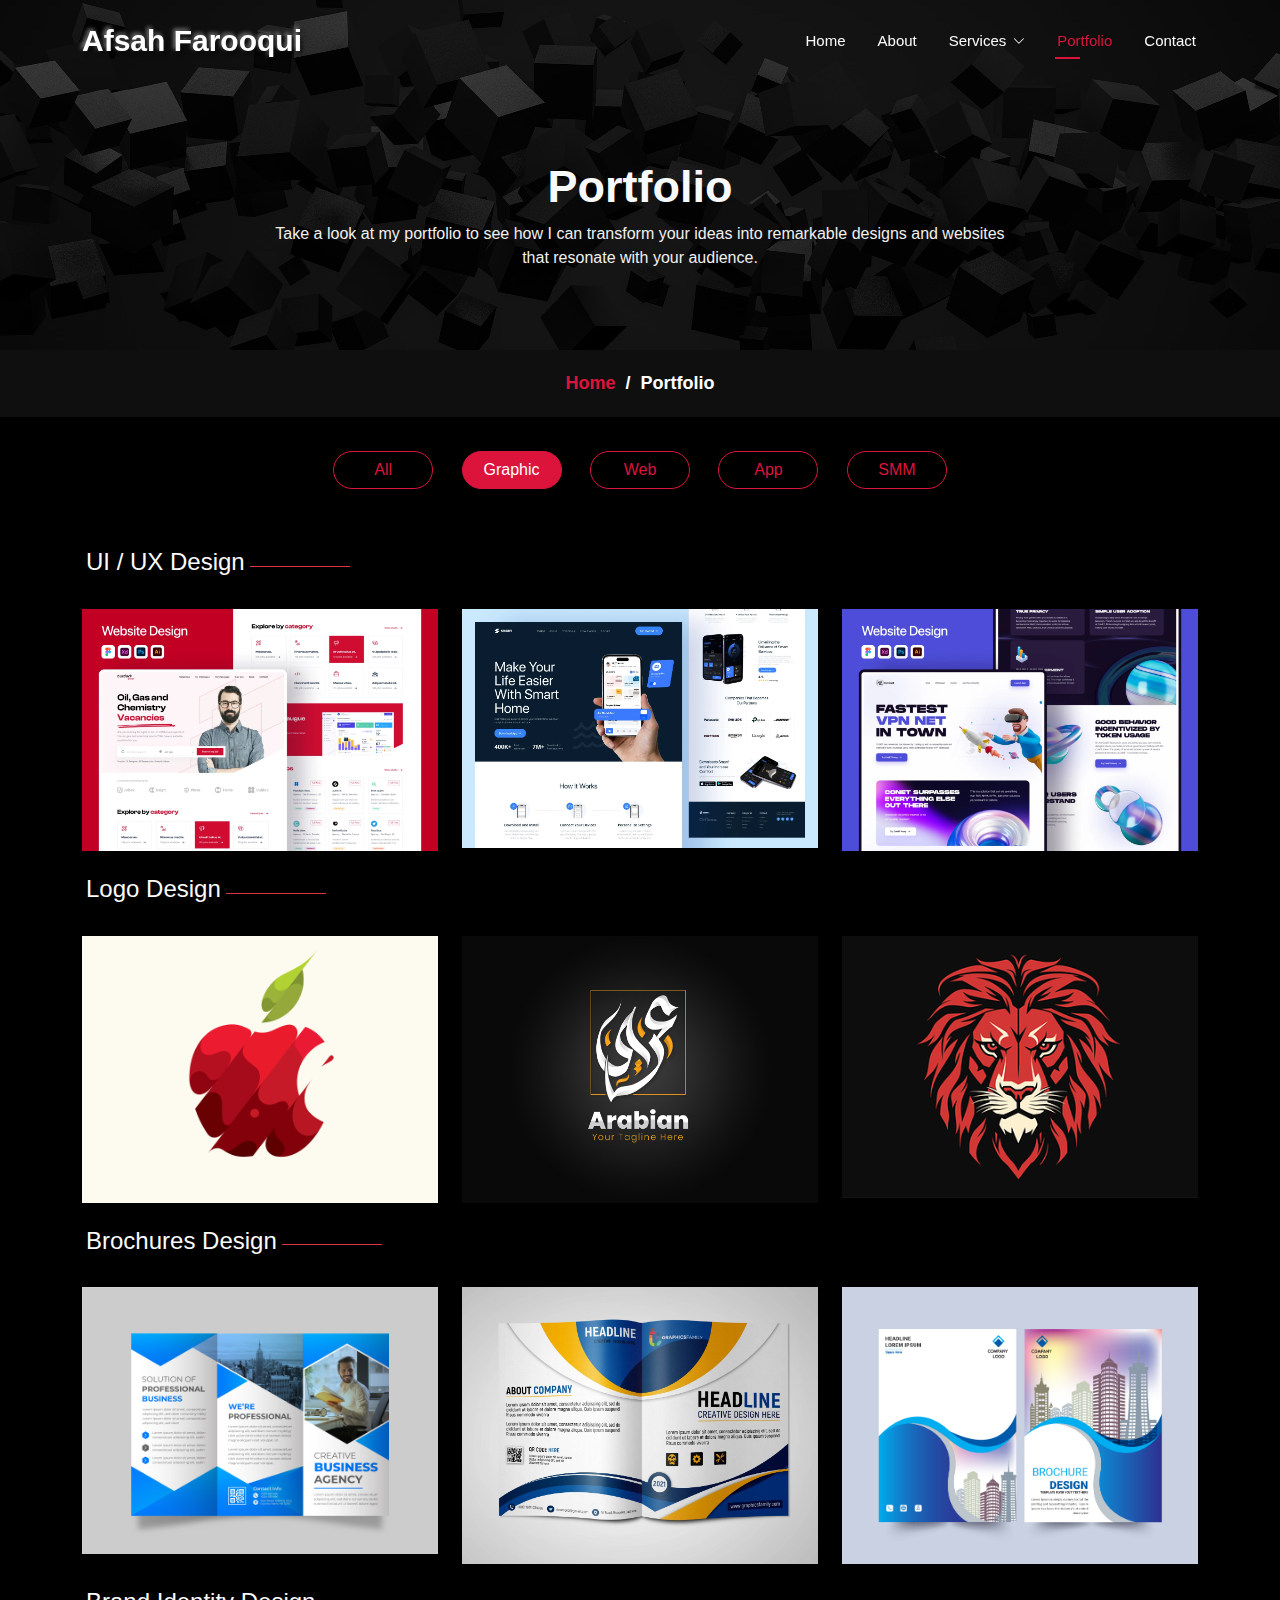
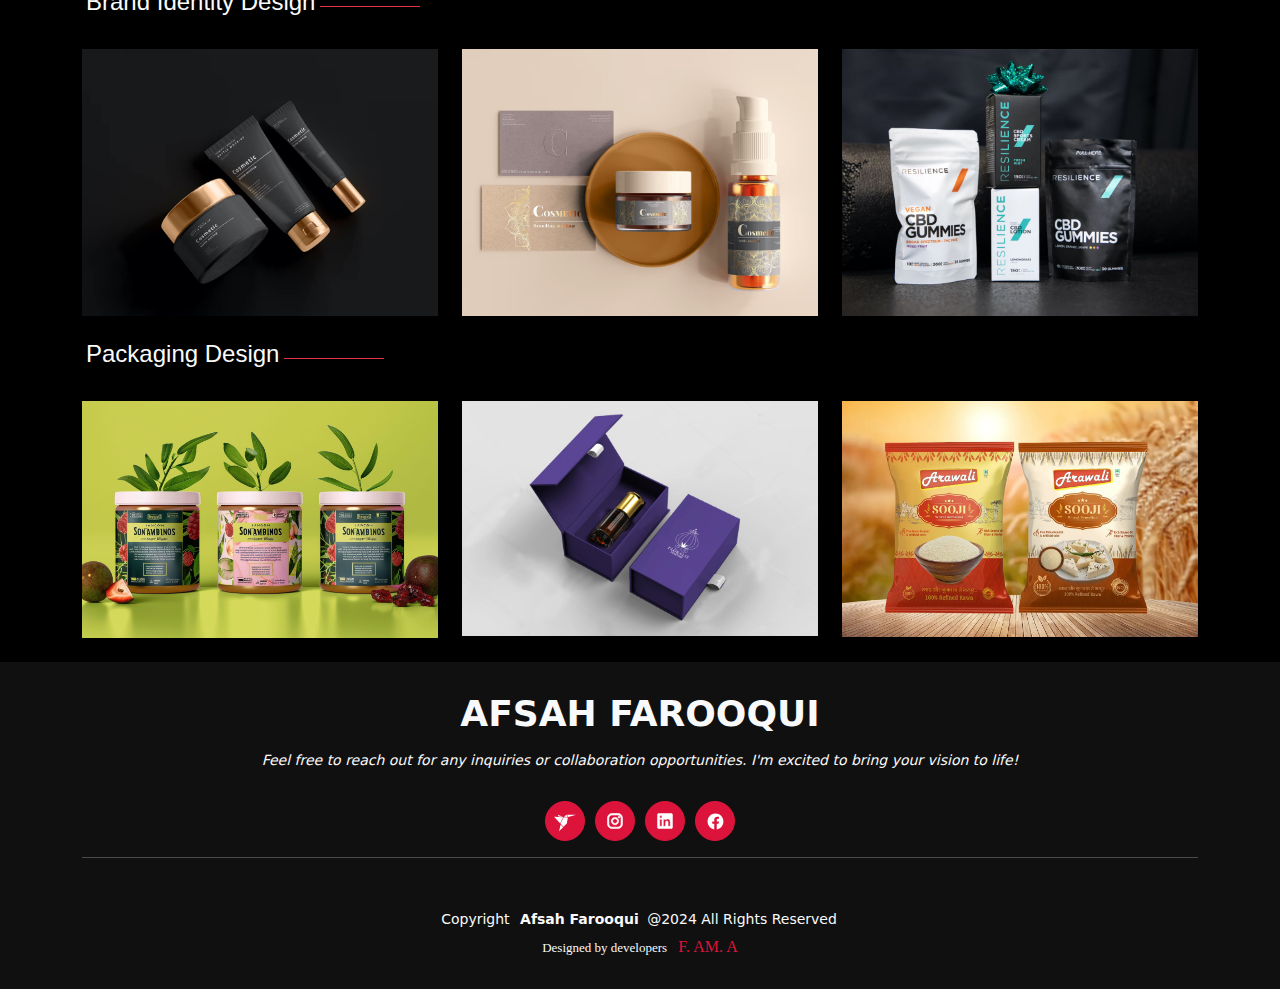
<file: portfolio-graphic.html>
<!doctype html>
<html lang="en">

<head>
    <meta charset="utf-8">
    <meta name="viewport" content="width=device-width, initial-scale=1">
    <title>Portfolio-Graphic</title>

    <!-- CSS  -->
    <link rel="stylesheet" href="style.css">

    <!-- Bootstrap CDN -->
    <link href="https://cdn.jsdelivr.net/npm/bootstrap@5.3.3/dist/css/bootstrap.min.css" rel="stylesheet"
        integrity="sha384-QWTKZyjpPEjISv5WaRU9OFeRpok6YctnYmDr5pNlyT2bRjXh0JMhjY6hW+ALEwIH" crossorigin="anonymous">

    <!-- Icons CDN -->
    <link rel="stylesheet" href="https://cdn.jsdelivr.net/npm/bootstrap-icons/font/bootstrap-icons.css">
    <link rel="stylesheet" href="https://cdnjs.cloudflare.com/ajax/libs/font-awesome/5.15.4/css/all.min.css">

    <!-- Google Fonts CDN -->
    <link href="https://fonts.googleapis.com" rel="preconnect">
    <link href="https://fonts.gstatic.com" rel="preconnect" crossorigin>
    <link
        href="https://fonts.googleapis.com/css2?family=Roboto:ital,wght@0,100;0,300;0,400;0,500;0,700;0,900;1,100;1,300;1,400;1,500;1,700;1,900&family=Inter:wght@100;200;300;400;500;600;700;800;900&family=Cardo:ital,wght@0,400;0,700;1,400;1,700&display=swap"
        rel="stylesheet">

</head>

<body>
    <!-- Navbar -->
    <header id="header" class="header d-flex align-items-center fixed-top">
        <div class="container-fluid container-xl position-relative d-flex align-items-center justify-content-between">

            <a href="index.html" class="logo d-flex align-items-center" style="text-decoration: none;">
                <!-- Uncomment the line below if you also wish to use an image logo -->
                <!-- <img src="assets/logo.png" alt=""> -->
                <h1 class="sitename">Afsah Farooqui</h1>
            </a>

            <nav id="navmenu" class="navmenu">
                <ul>
                    <li><a href="index.html">Home</a></li>
                    <li><a href="about.html">About</a></li>
                    <li class="dropdown"><a href="service.html"><span>Services</span> <i
                                class="bi bi-chevron-down toggle-dropdown"></i></a>
                        <ul>
                            <li><a href="graphic.html">Graphic Designing</a></li>
                            <li><a href="webdevelopment.html">Web Development</a></li>
                            <li><a href="appdevelopment.html">App Development</a></li>
                            <li><a href="seo.html">SEO</a></li>
                            <li><a href="smm.html">SMM</a></li>
                        </ul>
                    </li>
                    <li><a href="portfolio.html" class="active">Portfolio</a></li>
                    <li><a href="contact.html">Contact</a></li>
                </ul>
                <i class="mobile-nav-toggle d-xl-none bi bi-list"></i>
            </nav>

        </div>
    </header>

    <!-- Page Title -->
    <div class="page-title" data-aos="fade">
        <div class="heading">
            <div class="container">
                <img src="assets/portfolio-header.png" alt="">
                <div class="row d-flex justify-content-center text-center">
                    <div class="col-lg-8">
                        <h1 class="mt-0 text-light">Portfolio</h1>
                        <p class="mb-0">Take a look at my portfolio to see how I can transform your
                            ideas into remarkable designs and websites that resonate with your audience.
                        </p>
                    </div>
                </div>
            </div>
        </div>
        <nav class="breadcrumbs">
            <div class="container">
                <ol>
                    <li><a href="index.html">Home</a></li>
                    <li class="current">Portfolio</li>
                </ol>
            </div>
        </nav>
    </div>
    <!-- End Page Title -->

    <!-- Portfolio Section -->
    <section id="portfolio" class="portfolio section">

        <div class="container">

            <!-- Portfolio Navigation -->
            <ul class="portfolio-filters mt-4">
                <li><a href="portfolio.html" class="button">All</a></li>
                <li><a href="portfolio-graphic.html" class="active-filter-btn button">Graphic</a></li>
                <li><a href="portfolio-web.html" class="button">Web</a></li>
                <li><a href="portfolio-app.html" class="button">App</a></li>
                <li><a href="portfolio-smm.html" class="button">SMM</a></li>
            </ul>
            <!-- End Portfolio Navigation -->

            <!-- portfolio items -->

            <!-- UI/UX Portfolio Items -->
            <div class="row gy-4 portfolio-container">
                <div class="section-heading px-3 pt-4">
                    <h4 id="graphic-2">UI / UX Design</h4>
                    <span class="border-bottom border-danger"></span>
                </div>
                <!-- UI/UX 1 -->
                <div class="col-lg-4 col-md-6 portfolio-item">
                    <div class="portfolio-content h-100">
                        <img src="assets/portfolio/graphic ui-ux (1).jpg" class="img-fluid" alt="UI/UX Design 1">
                        <div class="portfolio-info">
                            <h4>UI/UX Design 1</h4>
                            <p>A user-friendly interface for a mobile app.</p>
                            <a href="assets/portfolio/graphic ui-ux (1).jpg" title="UI/UX Design 1"
                                class="glightbox preview-link"></a>
                            <a href="#" title="More Details" class="details-link" data-bs-toggle="modal"
                                data-bs-target="#uiModal1">
                                <i class="bi bi-link-45deg"></i>
                            </a>
                        </div>
                    </div>
                    <!-- Modal 1 -->
                    <div class="modal fade" id="uiModal1" tabindex="-1" aria-labelledby="uiModalLabel1"
                        aria-hidden="true">
                        <div class="modal-dialog modal-dialog-centered modal-lg">
                            <div class="modal-content" style="background-color: #0000;">
                                <div class="modal-header">
                                    <h5 class="modal-title" id="uiModalLabel1">UI/UX Design 1</h5>
                                    <button type="button" class="btn-close bg-light" data-bs-dismiss="modal"
                                        aria-label="Close"></button>
                                </div>
                                <div class="modal-body">
                                    <!-- Carousel 1 -->
                                    <div id="carouselUI1" class="carousel slide" data-bs-ride="carousel">
                                        <div class="carousel-inner">
                                            <div class="carousel-item active">
                                                <img src="assets/portfolio/graphic ui-ux (1).jpg" class="d-block w-100"
                                                    alt="UI/UX Design 1">
                                            </div>
                                            <!-- Add more items here if needed -->
                                        </div>
                                        <!-- Carousel controls -->
                                    </div>
                                </div>
                            </div>
                        </div>
                    </div>
                </div>
                <!-- UI/UX 2 -->
                <div class="col-lg-4 col-md-6 portfolio-item">
                    <div class="portfolio-content h-100">
                        <img src="assets/portfolio/graphic ui-ux (2).jpg" class="img-fluid" alt="UI/UX 2">
                        <div class="portfolio-info">
                            <h4>UI/UX 2</h4>
                            <p>Designed a mobile app interface focusing on user engagement.</p>
                            <a href="assets/portfolio/graphic ui-ux (2).jpg" title="UI/UX 2"
                                class="glightbox preview-link"></a>
                            <a href="#" title="More Details" class="details-link" data-bs-toggle="modal"
                                data-bs-target="#imageModal2">
                                <i class="bi bi-link-45deg"></i>
                            </a>
                        </div>
                    </div>

                    <!-- Modal 2 -->
                    <div class="modal fade" id="imageModal2" tabindex="-1" aria-labelledby="imageModalLabel2"
                        aria-hidden="true">
                        <div class="modal-dialog modal-dialog-centered">
                            <div class="modal-content" style="background-color: #0000;">
                                <div class="modal-header">
                                    <h5 class="modal-title" id="imageModalLabel2">UI/UX 2</h5>
                                    <button type="button" class="btn-close bg-light" data-bs-dismiss="modal"
                                        aria-label="Close"></button>
                                </div>
                                <div class="modal-body">
                                    <!-- Carousel 2 -->
                                    <div id="carouselExample2" class="carousel slide" data-bs-ride="carousel">
                                        <div class="carousel-inner">
                                            <div class="carousel-item active">
                                                <img src="assets/portfolio/graphic ui-ux (2).jpg" class="d-block w-100"
                                                    alt="UI/UX 2">
                                            </div>
                                        </div>
                                    </div>
                                </div>
                            </div>
                        </div>
                    </div>
                </div>
                <!-- UI/UX 3 -->
                <div class="col-lg-4 col-md-6 portfolio-item">
                    <div class="portfolio-content h-100">
                        <img src="assets/portfolio/graphic ui-ux (3).jpg" class="img-fluid" alt="UI/UX 3">
                        <div class="portfolio-info">
                            <h4>UI/UX 3</h4>
                            <p>Created an intuitive dashboard for data visualization.</p>
                            <a href="assets/portfolio/graphic ui-ux (3).jpg" title="UI/UX 3"
                                class="glightbox preview-link"></a>
                            <a href="#" title="More Details" class="details-link" data-bs-toggle="modal"
                                data-bs-target="#imageModal3">
                                <i class="bi bi-link-45deg"></i>
                            </a>
                        </div>
                    </div>

                    <!-- Modal 3 -->
                    <div class="modal fade" id="imageModal3" tabindex="-1" aria-labelledby="imageModalLabel3"
                        aria-hidden="true">
                        <div class="modal-dialog modal-dialog-centered">
                            <div class="modal-content" style="background-color: #0000;">
                                <div class="modal-header">
                                    <h5 class="modal-title" id="imageModalLabel3">UI/UX 3</h5>
                                    <button type="button" class="btn-close bg-light" data-bs-dismiss="modal"
                                        aria-label="Close"></button>
                                </div>
                                <div class="modal-body">
                                    <!-- Carousel 3 -->
                                    <div id="carouselExample3" class="carousel slide" data-bs-ride="carousel">
                                        <div class="carousel-inner">
                                            <div class="carousel-item active">
                                                <img src="assets/portfolio/graphic ui-ux (3).jpg" class="d-block w-100"
                                                    alt="UI/UX 3">
                                            </div>
                                        </div>
                                    </div>
                                </div>
                            </div>
                        </div>
                    </div>
                </div>
            </div>

            <!-- End UI/UX Portfolio Items -->

            <!-- Logo Portfolio Items -->
            <div class="row gy-4 portfolio-container">
                <div class="section-heading px-3 pt-4">
                    <h4 id="graphic-2">Logo Design</h4>
                    <span class="border-bottom border-danger"></span>
                </div>
                <!-- Logo 1 -->
                <div class="col-lg-4 col-md-6 portfolio-item">
                    <div class="portfolio-content h-100">
                        <img src="assets/portfolio/logo (5).jpg" class="img-fluid" alt="Logo 1">
                        <div class="portfolio-info">
                            <h4>Logo 1</h4>
                            <p>Elegant logo design with a modern touch.</p>
                            <a href="assets/portfolio/logo (5).jpg" title="Logo 1" class="glightbox preview-link"></a>
                            <a href="#" title="More Details" class="details-link" data-bs-toggle="modal"
                                data-bs-target="#logoModal1">
                                <i class="bi bi-link-45deg"></i>
                            </a>
                        </div>
                    </div>
                    <!-- Modal 1 -->
                    <div class="modal fade" id="logoModal1" tabindex="-1" aria-labelledby="logoModalLabel1"
                        aria-hidden="true">
                        <div class="modal-dialog modal-dialog-centered">
                            <div class="modal-content" style="background-color: #0000;">
                                <div class="modal-header">
                                    <h5 class="modal-title" id="logoModalLabel1">Logo 1</h5>
                                    <button type="button" class="btn-close bg-light" data-bs-dismiss="modal"
                                        aria-label="Close"></button>
                                </div>
                                <div class="modal-body">
                                    <!-- Carousel for Logo 1 -->
                                    <div id="carouselLogo1" class="carousel slide" data-bs-ride="carousel">
                                        <div class="carousel-inner">
                                            <div class="carousel-item active">
                                                <img src="assets/portfolio/logo (5).jpg" class="d-block w-100"
                                                    alt="Logo 1 - Image 1">
                                            </div>
                                            <div class="carousel-item">
                                                <img src="assets/portfolio/logo (1).jpg" class="d-block w-100"
                                                    alt="Logo 1 - Image 2">
                                            </div>
                                            <div class="carousel-item">
                                                <img src="assets/portfolio/logo (8).png" class="d-block w-100"
                                                    alt="Logo 1 - Image 3">
                                            </div>
                                        </div>
                                        <button class="carousel-control-prev" type="button"
                                            data-bs-target="#carouselLogo1" data-bs-slide="prev">
                                            <span class="carousel-control-prev-icon" aria-hidden="true"></span>
                                            <span class="visually-hidden">Previous</span>
                                        </button>
                                        <button class="carousel-control-next" type="button"
                                            data-bs-target="#carouselLogo1" data-bs-slide="next">
                                            <span class="carousel-control-next-icon" aria-hidden="true"></span>
                                            <span class="visually-hidden">Next</span>
                                        </button>
                                    </div>
                                </div>
                            </div>
                        </div>
                    </div>
                </div>

                <!-- Logo 2 -->
                <div class="col-lg-4 col-md-6 portfolio-item">
                    <div class="portfolio-content h-100">
                        <img src="assets/portfolio/logo (9).jpg" class="img-fluid" alt="Logo 2">
                        <div class="portfolio-info">
                            <h4>Logo 2</h4>
                            <p>Modern logo design with a sleek appearance.</p>
                            <a href="assets/portfolio/logo (9).jpg" title="Logo 2" class="glightbox preview-link"></a>
                            <a href="#" title="More Details" class="details-link" data-bs-toggle="modal"
                                data-bs-target="#logoModal2">
                                <i class="bi bi-link-45deg"></i>
                            </a>
                        </div>
                    </div>

                    <!-- Modal 2 -->
                    <div class="modal fade" id="logoModal2" tabindex="-1" aria-labelledby="logoModalLabel2"
                        aria-hidden="true">
                        <div class="modal-dialog modal-dialog-centered">
                            <div class="modal-content" style="background-color: #0000;">
                                <div class="modal-header">
                                    <h5 class="modal-title" id="logoModalLabel2">Logo 2</h5>
                                    <button type="button" class="btn-close bg-light" data-bs-dismiss="modal"
                                        aria-label="Close"></button>
                                </div>
                                <div class="modal-body">
                                    <!-- Carousel for Logo 2 -->
                                    <div id="carouselLogo2" class="carousel slide" data-bs-ride="carousel">
                                        <div class="carousel-inner">
                                            <div class="carousel-item active">
                                                <img src="assets/portfolio/logo (9).jpg" class="d-block w-100"
                                                    alt="Logo 2 - Image 1">
                                            </div>
                                            <div class="carousel-item">
                                                <img src="assets/portfolio/logo (4).jpg" class="d-block w-100"
                                                    alt="Logo 2 - Image 2">
                                            </div>
                                            <div class="carousel-item">
                                                <img src="assets/portfolio/logo (2).jpg" class="d-block w-100"
                                                    alt="Logo 2 - Image 3">
                                            </div>
                                        </div>
                                        <button class="carousel-control-prev" type="button"
                                            data-bs-target="#carouselLogo2" data-bs-slide="prev">
                                            <span class="carousel-control-prev-icon" aria-hidden="true"></span>
                                            <span class="visually-hidden">Previous</span>
                                        </button>
                                        <button class="carousel-control-next" type="button"
                                            data-bs-target="#carouselLogo2" data-bs-slide="next">
                                            <span class="carousel-control-next-icon" aria-hidden="true"></span>
                                            <span class="visually-hidden">Next</span>
                                        </button>
                                    </div>
                                </div>
                            </div>
                        </div>
                    </div>
                </div>

                <!-- Logo 3 -->
                <div class="col-lg-4 col-md-6 portfolio-item">
                    <div class="portfolio-content h-100">
                        <img src="assets/portfolio/logo (7).png" class="img-fluid" alt="Logo 3">
                        <div class="portfolio-info">
                            <h4>Logo 3</h4>
                            <p>Creative logo design with vibrant colors.</p>
                            <a href="assets/portfolio/logo (7).png" title="Logo 3" class="glightbox preview-link"></a>
                            <a href="#" title="More Details" class="details-link" data-bs-toggle="modal"
                                data-bs-target="#logoModal3">
                                <i class="bi bi-link-45deg"></i>
                            </a>
                        </div>
                    </div>

                    <!-- Modal 3 -->
                    <div class="modal fade" id="logoModal3" tabindex="-1" aria-labelledby="logoModalLabel3"
                        aria-hidden="true">
                        <div class="modal-dialog modal-dialog-centered">
                            <div class="modal-content" style="background-color: #0000;">
                                <div class="modal-header">
                                    <h5 class="modal-title" id="logoModalLabel3">Logo 3</h5>
                                    <button type="button" class="btn-close bg-light" data-bs-dismiss="modal"
                                        aria-label="Close"></button>
                                </div>
                                <div class="modal-body">
                                    <!-- Carousel for Logo 3 -->
                                    <div id="carouselLogo3" class="carousel slide" data-bs-ride="carousel">
                                        <div class="carousel-inner">
                                            <div class="carousel-item active">
                                                <img src="assets/portfolio/logo (7).png" class="d-block w-100"
                                                    alt="Logo 3 - Image 1">
                                            </div>
                                            <div class="carousel-item">
                                                <img src="assets/portfolio/logo (3).jpg" class="d-block w-100"
                                                    alt="Logo 3 - Image 2">
                                            </div>
                                            <div class="carousel-item">
                                                <img src="assets/portfolio/logo (6).jpeg" class="d-block w-100"
                                                    alt="Logo 3 - Image 3">
                                            </div>
                                        </div>
                                        <button class="carousel-control-prev" type="button"
                                            data-bs-target="#carouselLogo3" data-bs-slide="prev">
                                            <span class="carousel-control-prev-icon" aria-hidden="true"></span>
                                            <span class="visually-hidden">Previous</span>
                                        </button>
                                        <button class="carousel-control-next" type="button"
                                            data-bs-target="#carouselLogo3" data-bs-slide="next">
                                            <span class="carousel-control-next-icon" aria-hidden="true"></span>
                                            <span class="visually-hidden">Next</span>
                                        </button>
                                    </div>
                                </div>
                            </div>
                        </div>
                    </div>
                </div>
            </div>
            <!-- End Logo Portfolio Items -->

            <!-- Brochures Portfolio Items -->
            <div class="row gy-4 portfolio-container">
                <div class="section-heading px-3 pt-4">
                    <h4 id="graphic-2">Brochures Design</h4>
                    <span class="border-bottom border-danger"></span>
                </div>
                <!-- Brochure 1 -->
                <div class="col-lg-4 col-md-6 portfolio-item">
                    <div class="portfolio-content h-100">
                        <img src="assets/portfolio/brochure-1.jpg" class="img-fluid" alt="Brochure Design 1">
                        <div class="portfolio-info">
                            <h4>Brochure Design 1</h4>
                            <p>Eye-catching brochures that convey your message with clarity.</p>
                            <a href="assets/portfolio/brochure-1.jpg" title="Brochure Design 1"
                                class="glightbox preview-link"></a>
                            <a href="#" title="More Details" class="details-link" data-bs-toggle="modal"
                                data-bs-target="#brochureModal1">
                                <i class="bi bi-link-45deg"></i>
                            </a>
                        </div>
                    </div>
                    <!-- Modal 1 -->
                    <div class="modal fade" id="brochureModal1" tabindex="-1" aria-labelledby="brochureModalLabel1"
                        aria-hidden="true">
                        <div class="modal-dialog modal-dialog-centered">
                            <div class="modal-content" style="background-color: #0000;">
                                <div class="modal-header">
                                    <h5 class="modal-title" id="brochureModalLabel1">Brochure Design 1</h5>
                                    <button type="button" class="btn-close bg-light" data-bs-dismiss="modal"
                                        aria-label="Close"></button>
                                </div>
                                <div class="modal-body">
                                    <!-- Carousel 1 -->
                                    <div id="carouselBrochure1" class="carousel slide" data-bs-ride="carousel">
                                        <div class="carousel-inner">
                                            <div class="carousel-item active">
                                                <img src="assets/portfolio/brochure-1.jpg" class="d-block w-100"
                                                    alt="Brochure Design 1">
                                            </div>
                                            <!-- Add more items here if needed -->
                                        </div>
                                    </div>
                                </div>
                            </div>
                        </div>
                    </div>
                </div>

                <!-- Brochure 2 -->
                <div class="col-lg-4 col-md-6 portfolio-item">
                    <div class="portfolio-content h-100">
                        <img src="assets/portfolio/brochure-2.jpg" class="img-fluid" alt="Brochure Design 2">
                        <div class="portfolio-info">
                            <h4>Brochure Design 2</h4>
                            <p>Professional brochure designs tailored to your brand.</p>
                            <a href="assets/portfolio/brochure-2.jpg" title="Brochure Design 2"
                                class="glightbox preview-link"></a>
                            <a href="#" title="More Details" class="details-link" data-bs-toggle="modal"
                                data-bs-target="#brochureModal2">
                                <i class="bi bi-link-45deg"></i>
                            </a>
                        </div>
                    </div>

                    <!-- Modal 2 -->
                    <div class="modal fade" id="brochureModal2" tabindex="-1" aria-labelledby="brochureModalLabel2"
                        aria-hidden="true">
                        <div class="modal-dialog modal-dialog-centered">
                            <div class="modal-content" style="background-color: #0000;">
                                <div class="modal-header">
                                    <h5 class="modal-title" id="brochureModalLabel2">Brochure Design 2</h5>
                                    <button type="button" class="btn-close bg-light" data-bs-dismiss="modal"
                                        aria-label="Close"></button>
                                </div>
                                <div class="modal-body">
                                    <!-- Carousel 2 -->
                                    <div id="carouselBrochure2" class="carousel slide" data-bs-ride="carousel">
                                        <div class="carousel-inner">
                                            <div class="carousel-item active">
                                                <img src="assets/portfolio/brochure-2.jpg" class="d-block w-100"
                                                    alt="Brochure Design 2">
                                            </div>
                                        </div>
                                    </div>
                                </div>
                            </div>
                        </div>
                    </div>
                </div>

                <!-- Brochure 3 -->
                <div class="col-lg-4 col-md-6 portfolio-item">
                    <div class="portfolio-content h-100">
                        <img src="assets/portfolio/brochure-3.jpg" class="img-fluid" alt="Brochure Design 3">
                        <div class="portfolio-info">
                            <h4>Brochure Design 3</h4>
                            <p>Engaging brochure layouts that leave a lasting impression.</p>
                            <a href="assets/portfolio/brochure-3.jpg" title="Brochure Design 3"
                                class="glightbox preview-link"></a>
                            <a href="#" title="More Details" class="details-link" data-bs-toggle="modal"
                                data-bs-target="#brochureModal3">
                                <i class="bi bi-link-45deg"></i>
                            </a>
                        </div>
                    </div>

                    <!-- Modal 3 -->
                    <div class="modal fade" id="brochureModal3" tabindex="-1" aria-labelledby="brochureModalLabel3"
                        aria-hidden="true">
                        <div class="modal-dialog modal-dialog-centered">
                            <div class="modal-content" style="background-color: #0000;">
                                <div class="modal-header">
                                    <h5 class="modal-title" id="brochureModalLabel3">Brochure Design 3</h5>
                                    <button type="button" class="btn-close bg-light" data-bs-dismiss="modal"
                                        aria-label="Close"></button>
                                </div>
                                <div class="modal-body">
                                    <!-- Carousel 3 -->
                                    <div id="carouselBrochure3" class="carousel slide" data-bs-ride="carousel">
                                        <div class="carousel-inner">
                                            <div class="carousel-item active">
                                                <img src="assets/portfolio/brochure-3.jpg" class="d-block w-100"
                                                    alt="Brochure Design 3">
                                            </div>
                                        </div>
                                    </div>
                                </div>
                            </div>
                        </div>
                    </div>
                </div>
            </div>
            <!-- End Brochures Portfolio Items -->

            <!-- Brand Identity Portfolio Items -->
            <div class="row gy-4 portfolio-container">
                <div class="section-heading px-3 pt-4">
                    <h4 id="graphic-2">Brand Identity Design</h4>
                    <span class="border-bottom border-danger"></span>
                </div>

                <!-- Brand Identity 1 -->
                <div class="col-lg-4 col-md-6 portfolio-item">
                    <div class="portfolio-content h-100">
                        <img src="assets/portfolio/brand identidy -1.jpg" class="img-fluid" alt="Brochure Design 1">
                        <div class="portfolio-info">
                            <h4>Brand Identity Design 1</h4>
                            <p>Crafting unique brand identities that reflect your vision.</p>
                            <a href="assets/portfolio/brand identidy -1.jpg" title="Brochure Design 1"
                                class="glightbox preview-link"></a>
                            <a href="#" title="More Details" class="details-link" data-bs-toggle="modal"
                                data-bs-target="#uniqueModal1">
                                <i class="bi bi-link-45deg"></i>
                            </a>
                        </div>
                    </div>
                    <!-- Modal 1 -->
                    <div class="modal fade" id="uniqueModal1" tabindex="-1" aria-labelledby="uniqueModalLabel1"
                        aria-hidden="true">
                        <div class="modal-dialog modal-dialog-centered">
                            <div class="modal-content" style="background-color: #0000;">
                                <div class="modal-header">
                                    <h5 class="modal-title" id="uniqueModalLabel1">Brand Identity Design 1</h5>
                                    <button type="button" class="btn-close bg-light" data-bs-dismiss="modal"
                                        aria-label="Close"></button>
                                </div>
                                <div class="modal-body">
                                    <!-- Carousel 1 -->
                                    <div id="uniqueCarousel1" class="carousel slide" data-bs-ride="carousel">
                                        <div class="carousel-inner">
                                            <div class="carousel-item active">
                                                <img src="assets/portfolio/brand identidy -1.jpg" class="d-block w-100"
                                                    alt="Brochure Design 1">
                                            </div>
                                        </div>
                                    </div>
                                </div>
                            </div>
                        </div>
                    </div>
                </div>

                <!-- Brand Identity 2 -->
                <div class="col-lg-4 col-md-6 portfolio-item">
                    <div class="portfolio-content h-100">
                        <img src="assets/portfolio/brand identidy -2.jpg" class="img-fluid" alt="Brochure Design 2">
                        <div class="portfolio-info">
                            <h4>Brand Identity Design 2</h4>
                            <p>Comprehensive brand identity solutions for a cohesive image.</p>
                            <a href="assets/portfolio/brand identidy -2.jpg" title="Brochure Design 2"
                                class="glightbox preview-link"></a>
                            <a href="#" title="More Details" class="details-link" data-bs-toggle="modal"
                                data-bs-target="#uniqueModal2">
                                <i class="bi bi-link-45deg"></i>
                            </a>
                        </div>
                    </div>

                    <!-- Modal 2 -->
                    <div class="modal fade" id="uniqueModal2" tabindex="-1" aria-labelledby="uniqueModalLabel2"
                        aria-hidden="true">
                        <div class="modal-dialog modal-dialog-centered">
                            <div class="modal-content" style="background-color: #0000;">
                                <div class="modal-header">
                                    <h5 class="modal-title" id="uniqueModalLabel2">Brand Identity Design 2</h5>
                                    <button type="button" class="btn-close bg-light" data-bs-dismiss="modal"
                                        aria-label="Close"></button>
                                </div>
                                <div class="modal-body">
                                    <!-- Carousel 2 -->
                                    <div id="uniqueCarousel2" class="carousel slide" data-bs-ride="carousel">
                                        <div class="carousel-inner">
                                            <div class="carousel-item active">
                                                <img src="assets/portfolio/brand identidy -2.jpg" class="d-block w-100"
                                                    alt="Brochure Design 2">
                                            </div>
                                        </div>
                                    </div>
                                </div>
                            </div>
                        </div>
                    </div>
                </div>

                <!-- Brand Identity 3 -->
                <div class="col-lg-4 col-md-6 portfolio-item">
                    <div class="portfolio-content h-100">
                        <img src="assets/portfolio/brand identidy -3.jpg" class="img-fluid" alt="Brochure Design 3">
                        <div class="portfolio-info">
                            <h4>Brand Identity Design 3</h4>
                            <p>Distinctive designs that communicate your brand's personality.</p>
                            <a href="assets/portfolio/brand identidy -3.jpg" title="Brochure Design 3"
                                class="glightbox preview-link"></a>
                            <a href="#" title="More Details" class="details-link" data-bs-toggle="modal"
                                data-bs-target="#uniqueModal3">
                                <i class="bi bi-link-45deg"></i>
                            </a>
                        </div>
                    </div>

                    <!-- Modal 3 -->
                    <div class="modal fade" id="uniqueModal3" tabindex="-1" aria-labelledby="uniqueModalLabel3"
                        aria-hidden="true">
                        <div class="modal-dialog modal-dialog-centered">
                            <div class="modal-content" style="background-color: #0000;">
                                <div class="modal-header">
                                    <h5 class="modal-title" id="uniqueModalLabel3">Brand Identity Design 3</h5>
                                    <button type="button" class="btn-close bg-light" data-bs-dismiss="modal"
                                        aria-label="Close"></button>
                                </div>
                                <div class="modal-body">
                                    <!-- Carousel 3 -->
                                    <div id="uniqueCarousel3" class="carousel slide" data-bs-ride="carousel">
                                        <div class="carousel-inner">
                                            <div class="carousel-item active">
                                                <img src="assets/portfolio/brand identidy -3.jpg" class="d-block w-100"
                                                    alt="Brochure Design 3">
                                            </div>
                                        </div>
                                    </div>
                                </div>
                            </div>
                        </div>
                    </div>
                </div>
            </div>
            <!-- End Brand Identity Portfolio Items -->

            <!-- Packaging Portfolio Items -->
            <div class="row gy-4 portfolio-container">
                <div class="section-heading px-3 pt-4">
                    <h4 id="graphic-2">Packaging Design</h4>
                    <span class="border-bottom border-danger"></span>
                </div>

                <!-- Packaging 1 -->
                <div class="col-lg-4 col-md-6 portfolio-item">
                    <div class="portfolio-content h-100">
                        <img src="assets/portfolio/graphic package(1).jfif" class="img-fluid" alt="Brochure Design 1">
                        <div class="portfolio-info">
                            <h4>Packaging Design 1</h4>
                            <p>Innovative packaging designs that stand out on the shelf.</p>
                            <a href="assets/portfolio/graphic package(1).jfif" title="Brochure Design 1"
                                class="glightbox preview-link"></a>
                            <a href="#" title="More Details" class="details-link" data-bs-toggle="modal"
                                data-bs-target="#packagingModal1">
                                <i class="bi bi-link-45deg"></i>
                            </a>
                        </div>
                    </div>
                    <!-- Modal 1 -->
                    <div class="modal fade" id="packagingModal1" tabindex="-1" aria-labelledby="packagingModalLabel1"
                        aria-hidden="true">
                        <div class="modal-dialog modal-dialog-centered">
                            <div class="modal-content" style="background-color: #0000;">
                                <div class="modal-header">
                                    <h5 class="modal-title" id="packagingModalLabel1">Packaging Design 1</h5>
                                    <button type="button" class="btn-close bg-light" data-bs-dismiss="modal"
                                        aria-label="Close"></button>
                                </div>
                                <div class="modal-body">
                                    <!-- Carousel 1 -->
                                    <div id="packagingCarousel1" class="carousel slide" data-bs-ride="carousel">
                                        <div class="carousel-inner">
                                            <div class="carousel-item active">
                                                <img src="assets/portfolio/graphic package(1).jfif"
                                                    class="d-block w-100" alt="Brochure Design 1">
                                            </div>
                                        </div>
                                    </div>
                                </div>
                            </div>
                        </div>
                    </div>
                </div>

                <!-- Packaging 2 -->
                <div class="col-lg-4 col-md-6 portfolio-item">
                    <div class="portfolio-content h-100">
                        <img src="assets/portfolio/graphic package  (2).jpg" class="img-fluid" alt="Brochure Design 2">
                        <div class="portfolio-info">
                            <h4>Packaging Design 2</h4>
                            <p>Custom packaging that enhances product appeal and visibility.</p>
                            <a href="assets/portfolio/graphic package  (2).jpg" title="Brochure Design 2"
                                class="glightbox preview-link"></a>
                            <a href="#" title="More Details" class="details-link" data-bs-toggle="modal"
                                data-bs-target="#packagingModal2">
                                <i class="bi bi-link-45deg"></i>
                            </a>
                        </div>
                    </div>

                    <!-- Modal 2 -->
                    <div class="modal fade" id="packagingModal2" tabindex="-1" aria-labelledby="packagingModalLabel2"
                        aria-hidden="true">
                        <div class="modal-dialog modal-dialog-centered">
                            <div class="modal-content" style="background-color: #0000;">
                                <div class="modal-header">
                                    <h5 class="modal-title" id="packagingModalLabel2">Packaging Design 2</h5>
                                    <button type="button" class="btn-close bg-light" data-bs-dismiss="modal"
                                        aria-label="Close"></button>
                                </div>
                                <div class="modal-body">
                                    <!-- Carousel 2 -->
                                    <div id="packagingCarousel2" class="carousel slide" data-bs-ride="carousel">
                                        <div class="carousel-inner">
                                            <div class="carousel-item active">
                                                <img src="assets/portfolio/graphic package  (2).jpg"
                                                    class="d-block w-100" alt="Brochure Design 2">
                                            </div>
                                        </div>
                                    </div>
                                </div>
                            </div>
                        </div>
                    </div>
                </div>

                <!-- Packaging 3 -->
                <div class="col-lg-4 col-md-6 portfolio-item">
                    <div class="portfolio-content h-100">
                        <img src="assets/portfolio/graphic package (3).jpg" class="img-fluid" alt="Brochure Design 3">
                        <div class="portfolio-info">
                            <h4>Packaging Design 3</h4>
                            <p>Creative packaging solutions to elevate your product's presence.</p>
                            <a href="assets/portfolio/graphic package (3).jpg" title="Brochure Design 3"
                                class="glightbox preview-link"></a>
                            <a href="#" title="More Details" class="details-link" data-bs-toggle="modal"
                                data-bs-target="#packagingModal3">
                                <i class="bi bi-link-45deg"></i>
                            </a>
                        </div>
                    </div>

                    <!-- Modal 3 -->
                    <div class="modal fade" id="packagingModal3" tabindex="-1" aria-labelledby="packagingModalLabel3"
                        aria-hidden="true">
                        <div class="modal-dialog modal-dialog-centered">
                            <div class="modal-content" style="background-color: #0000;">
                                <div class="modal-header">
                                    <h5 class="modal-title" id="packagingModalLabel3">Packaging Design 3</h5>
                                    <button type="button" class="btn-close bg-light" data-bs-dismiss="modal"
                                        aria-label="Close"></button>
                                </div>
                                <div class="modal-body">
                                    <!-- Carousel 3 -->
                                    <div id="packagingCarousel3" class="carousel slide" data-bs-ride="carousel">
                                        <div class="carousel-inner">
                                            <div class="carousel-item active">
                                                <img src="assets/portfolio/graphic package (3).jpg"
                                                    class="d-block w-100" alt="Brochure Design 3">
                                            </div>
                                        </div>
                                    </div>
                                </div>
                            </div>
                        </div>
                    </div>
                </div>
            </div>
            <!-- End Packaging Portfolio Items -->
        </div>
    </section>
    <!-- End portfolio items -->
    <br>

    <!-- Footer -->
    <footer id="footer" class="footer">
        <div class="container">
            <a href="https://www.linkedin.com/in/afsah09">
                <h3 class="sitename text-light text-uppercase">Afsah Farooqui</h3>
            </a>
            <p>Feel free to reach out for any inquiries or collaboration opportunities. I'm excited to bring your vision
                to
                life!</p>
            <div class="social-links d-flex justify-content-center">
                <a href="https://www.freelancer.com/u/afsahfarooqui119"><img src="assets/freelancer-logo.svg"
                        class="pt-1" alt="Freelancer" style="width: 22px; height: 22px;"></a>
                <a href="https://www.instagram.com/"><img src="assets/instagram-logo.svg" alt="Instagram"
                        style="width: 20px; height: 20px;"></a>
                <a href="https://www.linkedin.com/in/afsah09"><img src="assets/linkedin-logo.svg" alt="LinkedIn"
                        style="width: 16px; height: 16px;"></a>
                <a href="https://www.facebook.com/"><img src="assets/facebook-logo.svg" alt="Facebook"
                        style="width: 19px; height: 19px;"></a>
            </div>
            <hr>
            <div class="container">
                <div class="copyright">
                    <span>Copyright</span> <strong class="px-1 sitename">Afsah Farooqui</strong> <span>@2024 All Rights
                        Reserved</span>
                </div>
                <div class="credits" style="font-family: Abril Fatface, serif;">
                    Designed by developers
                    <a class="ps-2" href="https://www.linkedin.com/in/fatima-farooq-8b7535302">F.</a>
                    <a href="https://www.linkedin.com/in/afza-mehak-10947b287/">AM.</a>
                    <a href="https://www.linkedin.com/in/almas-zainab-b0b3aa287/">A</a>
                </div>
            </div>
        </div>
    </footer>
    <!-- end footer -->

    <!-- Scroll Top -->
    <a href="#" id="scroll-top" class="scroll-top d-flex align-items-center justify-content-center"><i
            class="bi bi-arrow-up-short"></i></a>

    <script src="https://cdn.jsdelivr.net/npm/bootstrap@5.3.3/dist/js/bootstrap.bundle.min.js"
        integrity="sha384-YvpcrYf0tY3lHB60NNkmXc5s9fDVZLESaAA55NDzOxhy9GkcIdslK1eN7N6jIeHz"
        crossorigin="anonymous"></script>

    <script src="script.js"></script>
</body>

</html>
</file>
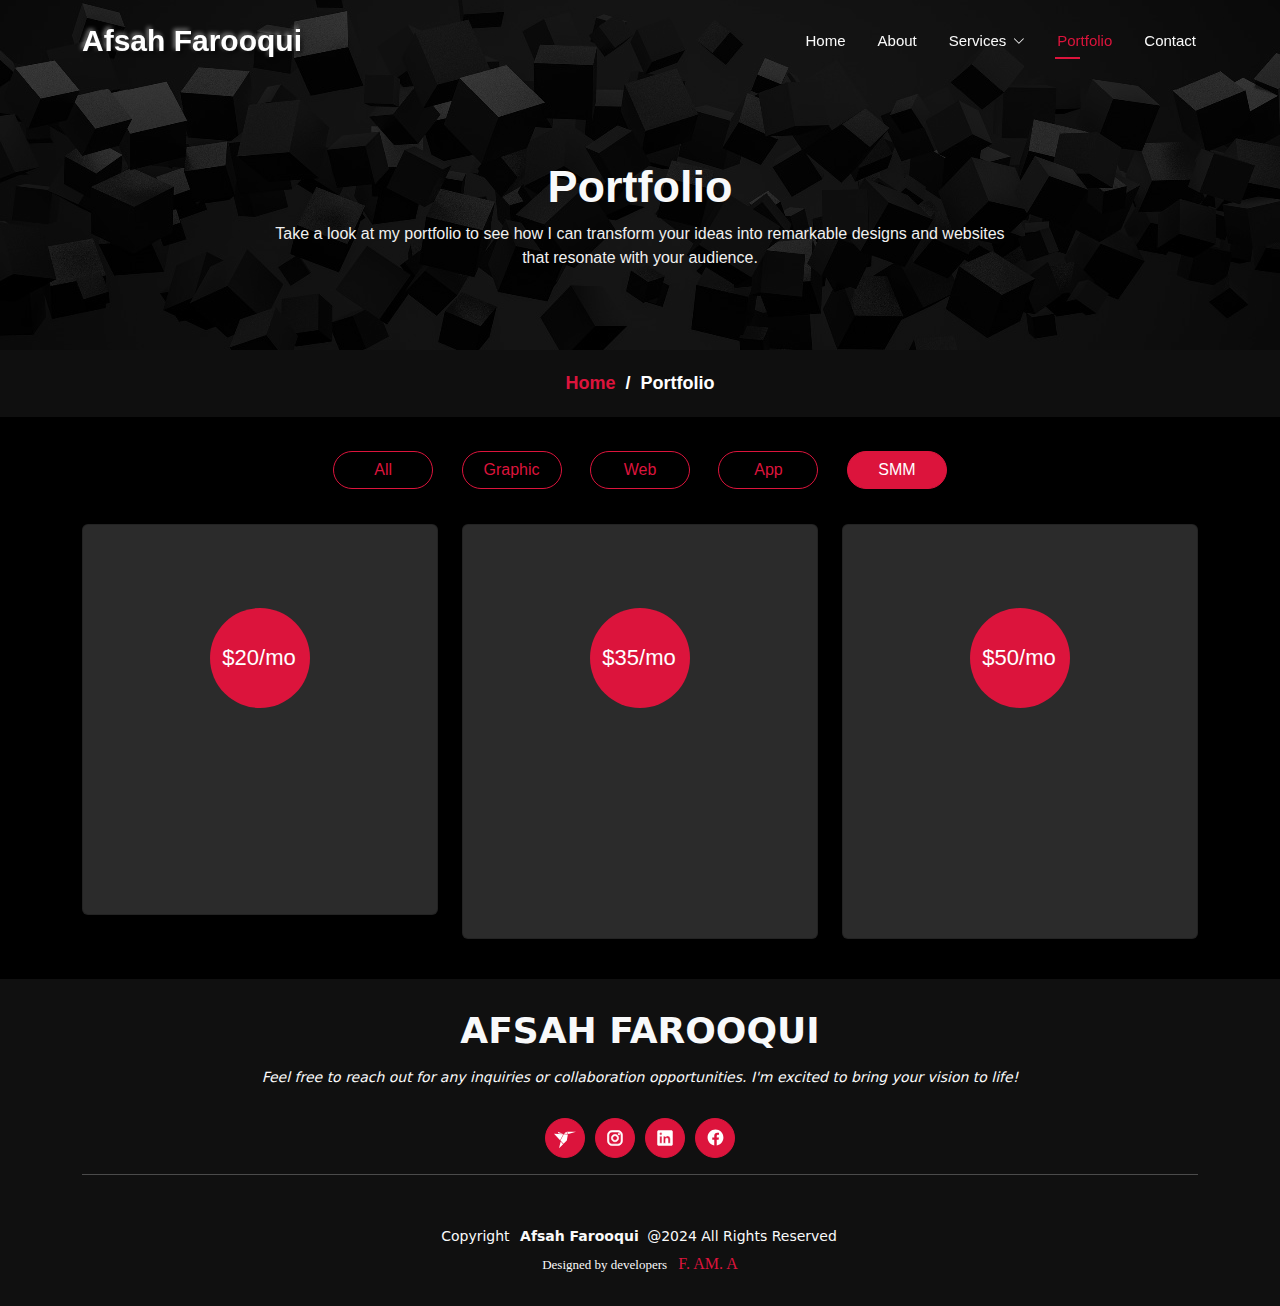
<file: portfolio-smm.html>
<!doctype html>
<html lang="en">

<head>
  <meta charset="utf-8">
  <meta name="viewport" content="width=device-width, initial-scale=1">
  <title>Portfolio-SMM</title>

  <!-- CSS  -->
  <link rel="stylesheet" href="style.css">

  <!-- Bootstrap CDN -->
  <link href="https://cdn.jsdelivr.net/npm/bootstrap@5.3.3/dist/css/bootstrap.min.css" rel="stylesheet"
    integrity="sha384-QWTKZyjpPEjISv5WaRU9OFeRpok6YctnYmDr5pNlyT2bRjXh0JMhjY6hW+ALEwIH" crossorigin="anonymous">

  <!-- Icons CDN -->
  <link rel="stylesheet" href="https://cdn.jsdelivr.net/npm/bootstrap-icons/font/bootstrap-icons.css">
  <link rel="stylesheet" href="https://cdnjs.cloudflare.com/ajax/libs/font-awesome/5.15.4/css/all.min.css">

  <!-- Google Fonts CDN -->
  <link href="https://fonts.googleapis.com" rel="preconnect">
  <link href="https://fonts.gstatic.com" rel="preconnect" crossorigin>
  <link
    href="https://fonts.googleapis.com/css2?family=Roboto:ital,wght@0,100;0,300;0,400;0,500;0,700;0,900;1,100;1,300;1,400;1,500;1,700;1,900&family=Inter:wght@100;200;300;400;500;600;700;800;900&family=Cardo:ital,wght@0,400;0,700;1,400;1,700&display=swap"
    rel="stylesheet">

</head>

<body>
  <!-- Navbar -->
  <header id="header" class="header d-flex align-items-center fixed-top">
    <div class="container-fluid container-xl position-relative d-flex align-items-center justify-content-between">

      <a href="index.html" class="logo d-flex align-items-center" style="text-decoration: none;">
        <!-- Uncomment the line below if you also wish to use an image logo -->
        <!-- <img src="assets/logo.png" alt=""> -->
        <h1 class="sitename">Afsah Farooqui</h1>
      </a>

      <nav id="navmenu" class="navmenu">
        <ul>
          <li><a href="index.html">Home</a></li>
          <li><a href="about.html">About</a></li>
          <li class="dropdown"><a href="service.html"><span>Services</span> <i
                class="bi bi-chevron-down toggle-dropdown"></i></a>
            <ul>
              <li><a href="graphic.html">Graphic Designing</a></li>
              <li><a href="webdevelopment.html">Web Development</a></li>
              <li><a href="appdevelopment.html">App Development</a></li>
              <li><a href="seo.html">SEO</a></li>
              <li><a href="smm.html">SMM</a></li>
            </ul>
          </li>
          <li><a href="portfolio.html" class="active">Portfolio</a></li>
          <li><a href="contact.html">Contact</a></li>
        </ul>
        <i class="mobile-nav-toggle d-xl-none bi bi-list"></i>
      </nav>

    </div>
  </header>

  <!-- Page Title -->
  <div class="page-title" data-aos="fade">
    <div class="heading">
      <div class="container">
        <img src="assets/portfolio-header.png" alt="">
        <div class="row d-flex justify-content-center text-center">
          <div class="col-lg-8">
            <h1 class="mt-0 text-light">Portfolio</h1>
            <p class="mb-0">Take a look at my portfolio to see how I can transform your
              ideas into remarkable designs and websites that resonate with your audience.
            </p>
          </div>
        </div>
      </div>
    </div>
    <nav class="breadcrumbs">
      <div class="container">
        <ol>
          <li><a href="index.html">Home</a></li>
          <li class="current">Portfolio</li>
        </ol>
      </div>
    </nav>
  </div>
  <!-- End Page Title -->

  <!-- Portfolio Section -->
  <section id="portfolio" class="portfolio section">

    <div class="container">

      <!-- Portfolio Navigation -->
      <ul class="portfolio-filters mt-4">
        <li><a href="portfolio.html" class="button">All</a></li>
        <li><a href="portfolio-graphic.html" class="button">Graphic</a></li>
        <li><a href="portfolio-web.html" class="button">Web</a></li>
        <li><a href="portfolio-app.html" class="button">App</a></li>
        <li><a href="portfolio-smm.html" class="active-filter-btn button">SMM</a></li>
      </ul>
      <!-- End Portfolio Navigation -->

      <!-- class="pricing-section py-5" -->
      <div class="row text-center">
        <!-- Basic Plan -->
        <div class="col-md-4 pb-3">
          <div class="card pricing-card shadow-sm">
            <div class="card-body">
              <h5 class="card-title">BASIC</h5>
              <div class="price-circle ">
                <h2 class="pt-2">$20<span>/mo</span></h2>
              </div>
              <ul class="list-unstyled mt-3 mb-4">
                <li><i class="bi bi-check-circle me-2"></i><span>10 social media posts per month</span></li>
                <li><i class="bi bi-check-circle me-2"></i><span>Basic engagement (likes, shares, comments)</span></li>
                <li><i class="bi bi-check-circle me-2"></i><span>Monthly performance reporting</span></li>
              </ul>
              <a href="#" class="btn-smm">BUY NOW</a>
            </div>
          </div>
        </div>
        
        <!-- Standard Plan -->
        <div class="col-md-4 pb-3">
          <div class="card pricing-card shadow-sm">
            <div class="card-body">
              <h5 class="card-title">STANDARD</h5>
              <div class="price-circle">
                <h2 class="pt-2">$35<span>/mo</span></h2>
              </div>
              <ul class="list-unstyled mt-3 mb-4">
                <li><i class="bi bi-check-circle me-2"></i><span>20 social media posts per month</span></li>
                <li><i class="bi bi-check-circle me-2"></i><span>Engagement boost (comments, shares)</span></li>
                <li><i class="bi bi-check-circle me-2"></i><span>Monthly analytics and content planning</span></li>
              </ul>
              <a href="#" class="btn-smm">BUY NOW</a>
            </div>
          </div>
        </div>
        
        <!-- Premium Plan -->
        <div class="col-md-4 pb-3">
          <div class="card pricing-card shadow-sm">
            <div class="card-body">
              <h5 class="card-title">PREMIUM</h5>
              <div class="price-circle">
                <h2 class="pt-2">$50<span>/mo</span></h2>
              </div>
              <ul class="list-unstyled mt-3 mb-4">
                <li><i class="bi bi-check-circle me-2"></i><span>30 social media posts per month</span></li>
                <li><i class="bi bi-check-circle me-2"></i><span>Advanced engagement (follower interaction)</span></li>
                <li><i class="bi bi-check-circle me-2"></i><span>Monthly analytics & content strategy</span></li>
              </ul>
              <a href="#" class="btn-smm">BUY NOW</a>
            </div>
          </div>
        </div>
      </div>
    </div>
  </section>

  <!-- /Portfolio Section -->
  <br>

  <!-- Footer -->
  <footer id="footer" class="footer">
    <div class="container">
      <a href="https://www.linkedin.com/in/afsah09">
        <h3 class="sitename text-light text-uppercase">Afsah Farooqui</h3>
      </a>
      <p>Feel free to reach out for any inquiries or collaboration opportunities. I'm excited to bring your vision to
        life!</p>
      <div class="social-links d-flex justify-content-center">
        <a href="https://www.freelancer.com/u/afsahfarooqui119"><img src="assets/freelancer-logo.svg" class="pt-1"
            alt="Freelancer" style="width: 22px; height: 22px;"></a>
        <a href="https://www.instagram.com/"><img src="assets/instagram-logo.svg" alt="Instagram"
            style="width: 20px; height: 20px;"></a>
        <a href="https://www.linkedin.com/in/afsah09"><img src="assets/linkedin-logo.svg" alt="LinkedIn"
            style="width: 16px; height: 16px;"></a>
        <a href="https://www.facebook.com/"><img src="assets/facebook-logo.svg" alt="Facebook"
            style="width: 19px; height: 19px;"></a>
      </div>
      <hr>
      <div class="container">
        <div class="copyright">
          <span>Copyright</span> <strong class="px-1 sitename">Afsah Farooqui</strong> <span>@2024 All Rights
            Reserved</span>
        </div>
        <div class="credits" style="font-family: Abril Fatface, serif;">
          Designed by developers
          <a class="ps-2" href="https://www.linkedin.com/in/fatima-farooq-8b7535302">F.</a>
          <a href="https://www.linkedin.com/in/afza-mehak-10947b287/">AM.</a>
          <a href="https://www.linkedin.com/in/almas-zainab-b0b3aa287/">A</a>
        </div>
      </div>
    </div>
  </footer>
  <!-- end footer -->

  <!-- Scroll Top -->
  <a href="#" id="scroll-top" class="scroll-top d-flex align-items-center justify-content-center"><i
      class="bi bi-arrow-up-short"></i></a>

  <script src="https://cdn.jsdelivr.net/npm/bootstrap@5.3.3/dist/js/bootstrap.bundle.min.js"
    integrity="sha384-YvpcrYf0tY3lHB60NNkmXc5s9fDVZLESaAA55NDzOxhy9GkcIdslK1eN7N6jIeHz"
    crossorigin="anonymous"></script>

  <script src="script.js"></script>
</body>

</html>
</file>
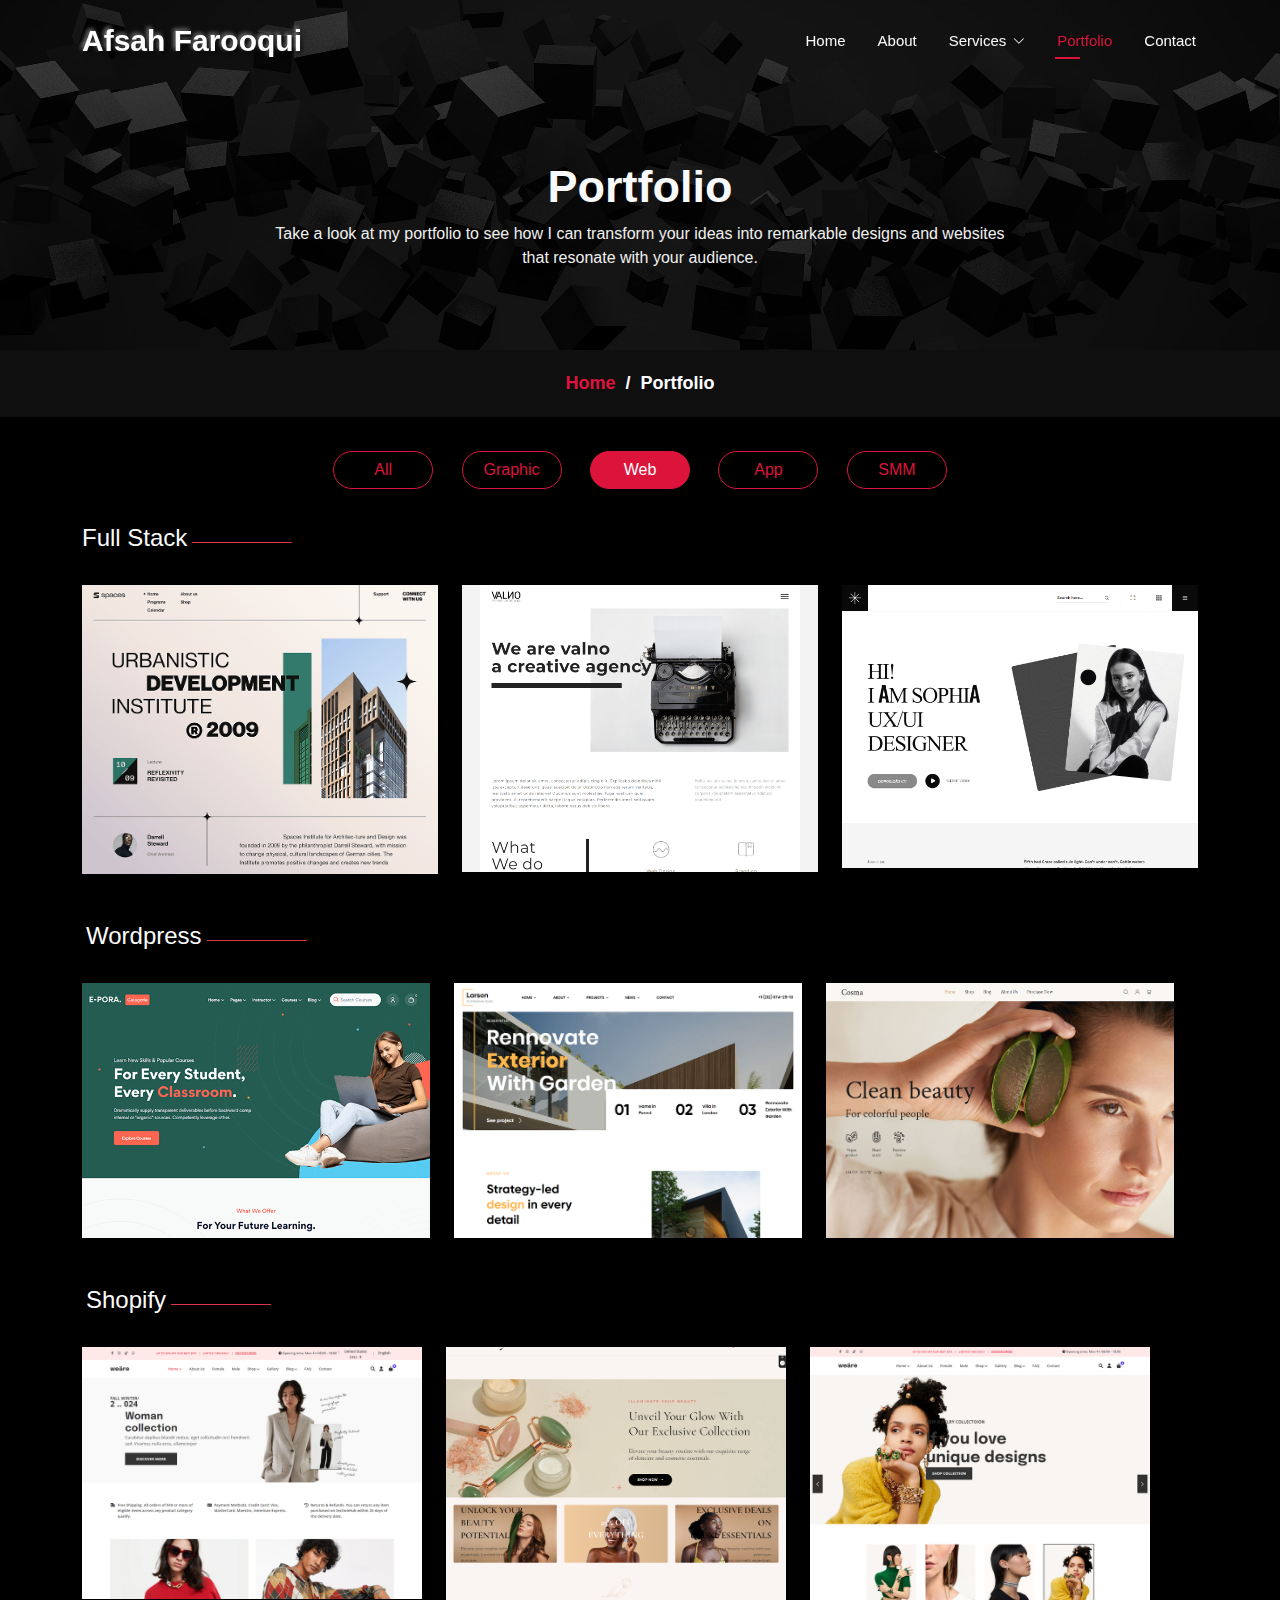
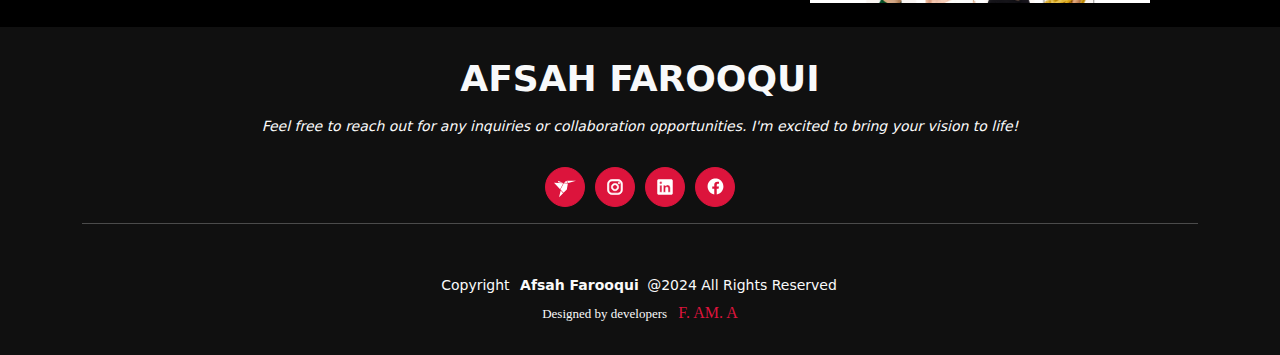
<file: portfolio-web.html>
<!doctype html>
<html lang="en">

<head>
  <meta charset="utf-8">
  <meta name="viewport" content="width=device-width, initial-scale=1">
  <title>Portfolio-WebDev</title>

  <!-- CSS  -->
  <link rel="stylesheet" href="style.css">

  <!-- Bootstrap CDN -->
  <link href="https://cdn.jsdelivr.net/npm/bootstrap@5.3.3/dist/css/bootstrap.min.css" rel="stylesheet"
    integrity="sha384-QWTKZyjpPEjISv5WaRU9OFeRpok6YctnYmDr5pNlyT2bRjXh0JMhjY6hW+ALEwIH" crossorigin="anonymous">

  <!-- Icons CDN -->
  <link rel="stylesheet" href="https://cdn.jsdelivr.net/npm/bootstrap-icons/font/bootstrap-icons.css">
  <link rel="stylesheet" href="https://cdnjs.cloudflare.com/ajax/libs/font-awesome/5.15.4/css/all.min.css">

  <!-- Google Fonts CDN -->
  <link href="https://fonts.googleapis.com" rel="preconnect">
  <link href="https://fonts.gstatic.com" rel="preconnect" crossorigin>
  <link
    href="https://fonts.googleapis.com/css2?family=Roboto:ital,wght@0,100;0,300;0,400;0,500;0,700;0,900;1,100;1,300;1,400;1,500;1,700;1,900&family=Inter:wght@100;200;300;400;500;600;700;800;900&family=Cardo:ital,wght@0,400;0,700;1,400;1,700&display=swap"
    rel="stylesheet">

</head>

<body>
  <!-- Navbar -->
  <header id="header" class="header d-flex align-items-center fixed-top">
    <div class="container-fluid container-xl position-relative d-flex align-items-center justify-content-between">

      <a href="index.html" class="logo d-flex align-items-center" style="text-decoration: none;">
        <!-- Uncomment the line below if you also wish to use an image logo -->
        <!-- <img src="assets/logo.png" alt=""> -->
        <h1 class="sitename">Afsah Farooqui</h1>
      </a>

      <nav id="navmenu" class="navmenu">
        <ul>
          <li><a href="index.html">Home</a></li>
          <li><a href="about.html">About</a></li>
          <li class="dropdown"><a href="service.html"><span>Services</span> <i
                class="bi bi-chevron-down toggle-dropdown"></i></a>
            <ul>
              <li><a href="graphic.html">Graphic Designing</a></li>
              <li><a href="webdevelopment.html">Web Development</a></li>
              <li><a href="appdevelopment.html">App Development</a></li>
              <li><a href="seo.html">SEO</a></li>
              <li><a href="smm.html">SMM</a></li>
            </ul>
          </li>
          <li><a href="portfolio.html" class="active">Portfolio</a></li>
          <li><a href="contact.html">Contact</a></li>
        </ul>
        <i class="mobile-nav-toggle d-xl-none bi bi-list"></i>
      </nav>

    </div>
  </header>

  <!-- Page Title -->
  <div class="page-title" data-aos="fade">
    <div class="heading">
      <div class="container">
        <img src="assets/portfolio-header.png" alt="">
        <div class="row d-flex justify-content-center text-center">
          <div class="col-lg-8">
            <h1 class="mt-0 text-light">Portfolio</h1>
            <p class="mb-0">Take a look at my portfolio to see how I can transform your
              ideas into remarkable designs and websites that resonate with your audience.
            </p>
          </div>
        </div>
      </div>
    </div>
    <nav class="breadcrumbs">
      <div class="container">
        <ol>
          <li><a href="index.html">Home</a></li>
          <li class="current">Portfolio</li>
        </ol>
      </div>
    </nav>
  </div>
  <!-- End Page Title -->

  <!-- Portfolio Section -->
  <section id="portfolio" class="portfolio section">

    <div class="container">

      <!-- Portfolio Navigation -->
      <ul class="portfolio-filters mt-4">
        <li><a href="portfolio.html" class="button">All</a></li>
        <li><a href="portfolio-graphic.html" class="button">Graphic</a></li>
        <li><a href="portfolio-web.html" class="active-filter-btn button">Web</a></li>
        <li><a href="portfolio-app.html" class="button">App</a></li>
        <li><a href="portfolio-smm.html" class="button">SMM</a></li>
      </ul>
      <!-- End Portfolio Navigation -->

      <!-- Web Full Stack Portfolio Items -->
      <div class="row gy-4 portfolio-container">
        <div class="section-heading">
          <h4 id="web-1">Full Stack</h4>
          <span class="border-bottom border-danger"></span>
        </div>
        <!-- Web 1 -->
        <div class="col-lg-4 col-md-6 portfolio-item">
          <div class="portfolio-content h-100">
            <img src="assets/portfolio/webdev-front (1).png" class="img-fluid" alt="Product 1">
            <div class="portfolio-info">
              <h4>Web 1</h4>
              <p>Tailored web solutions built from scratch to meet your unique needs.</p>
              <a href="assets/portfolio/webdev (1).png" title="Product 1" class="glightbox preview-link"></a>
              <a href="#" title="More Details" class="details-link" data-bs-toggle="modal"
                data-bs-target="#webModal1"><i class="bi bi-link-45deg"></i></a>
            </div>
          </div>

          <!-- Modal -->
          <div class="modal fade" id="webModal1" tabindex="-1" aria-labelledby="imageModalLabel" aria-hidden="true">
            <div class="modal-dialog modal-dialog-centered modal-md"> <!-- Adjust width here -->
              <div class="modal-content" style="background-color: #0000"> <!-- Change modal background color here -->
                <div class="modal-header">
                  <h5 class="modal-title" id="imageModalLabel">Web 1</h5>
                  <button type="button" class="btn-close bg-light" data-bs-dismiss="modal" aria-label="Close"></button>
                </div>
                <div class="modal-body d-flex justify-content-center">
                  <img src="assets/portfolio/webdev (1).png" class="img-fluid" alt="App 1">
                </div>
              </div>
            </div>
          </div>
        </div>
        <!-- Web 2 -->
        <div class="col-lg-4 col-md-6 portfolio-item">
          <div class="portfolio-content h-100">
            <img src="assets/portfolio/webdev-front (2).png" class="img-fluid" alt="Product 1">
            <div class="portfolio-info">
              <h4>Web 2</h4>
              <p>Customized designs and functionalities for a standout online presence.</p>
              <a href="assets/portfolio/webdev (2).png" title="Product 1" class="glightbox preview-link"></a>
              <a href="#" title="More Details" class="details-link" data-bs-toggle="modal"
                data-bs-target="#webModal2"><i class="bi bi-link-45deg"></i></a>
            </div>
          </div>

          <!-- Modal -->
          <div class="modal fade" id="webModal2" tabindex="-1" aria-labelledby="imageModalLabel" aria-hidden="true">
            <div class="modal-dialog modal-dialog-centered modal-md"> <!-- Adjust width here -->
              <div class="modal-content" style="background-color: #0000"> <!-- Change modal background color here -->
                <div class="modal-header">
                  <h5 class="modal-title" id="imageModalLabel">Web 2</h5>
                  <button type="button" class="btn-close bg-light" data-bs-dismiss="modal" aria-label="Close"></button>
                </div>
                <div class="modal-body d-flex justify-content-center">
                  <img src="assets/portfolio/webdev (2).png" class="img-fluid" alt="Web 2">
                </div>
              </div>
            </div>
          </div>
        </div>
        <!-- Web 3 -->
        <div class="col-lg-4 col-md-6 portfolio-item">
          <div class="portfolio-content h-100">
            <img src="assets/portfolio/webdev-front (3).png" class="img-fluid" alt="Product 1">
            <div class="portfolio-info">
              <h4>Web 3</h4>
              <p>Developing responsive and feature-rich websites from the ground up.</p>
              <a href="assets/portfolio/webdev (3).png" title="Product 1" class="glightbox preview-link"></a>
              <a href="#" title="More Details" class="details-link" data-bs-toggle="modal"
                data-bs-target="#webModal3"><i class="bi bi-link-45deg"></i></a>
            </div>
          </div>

          <!-- Modal -->
          <div class="modal fade" id="webModal3" tabindex="-1" aria-labelledby="imageModalLabel" aria-hidden="true">
            <div class="modal-dialog modal-dialog-centered modal-md"> <!-- Adjust width here -->
              <div class="modal-content" style="background-color: #0000"> <!-- Change modal background color here -->
                <div class="modal-header">
                  <h5 class="modal-title" id="imageModalLabel">Web 3</h5>
                  <button type="button" class="btn-close bg-light" data-bs-dismiss="modal" aria-label="Close"></button>
                </div>
                <div class="modal-body d-flex justify-content-center">
                  <img src="assets/portfolio/webdev (3).png" class="img-fluid" alt="App 1">
                </div>
              </div>
            </div>
          </div>
        </div>
        <!-- End Web Full Stack Portfolio Items -->

        <!-- Wordpress Portfolio Items -->
        <div class="row gy-4 portfolio-container">
          <div class="section-heading px-3">
            <h4 id="web-2">Wordpress</h4>
            <span class="border-bottom border-danger"></span>
          </div>
          <!-- Wordpress 1 -->
          <div class="col-lg-4 col-md-6 portfolio-item">
            <div class="portfolio-content h-100">
              <img src="assets/portfolio/webdev-wp-front (1).png" class="img-fluid" alt="Product 1">
              <div class="portfolio-info">
                <h4>Wordpress 1</h4>
                <p>Flexible WordPress websites with easy content management.</p>
                <a href="assets/portfolio/webdev-wp (1).png" title="Product 1" class="glightbox preview-link"></a>
                <a href="#" title="More Details" class="details-link" data-bs-toggle="modal"
                  data-bs-target="#webModal4"><i class="bi bi-link-45deg"></i></a>
              </div>
            </div>

            <!-- Modal -->
            <div class="modal fade" id="webModal4" tabindex="-1" aria-labelledby="imageModalLabel" aria-hidden="true">
              <div class="modal-dialog modal-dialog-centered modal-md"> <!-- Adjust width here -->
                <div class="modal-content" style="background-color: #0000"> <!-- Change modal background color here -->
                  <div class="modal-header">
                    <h5 class="modal-title" id="imageModalLabel">Wordpress 1</h5>
                    <button type="button" class="btn-close bg-light" data-bs-dismiss="modal"
                      aria-label="Close"></button>
                  </div>
                  <div class="modal-body d-flex justify-content-center">
                    <img src="assets/portfolio/webdev-wp (1).png" class="img-fluid" alt="App 1">
                  </div>
                </div>
              </div>
            </div>
          </div>
          <!-- Wordpress 2 -->
          <div class="col-lg-4 col-md-6 portfolio-item">
            <div class="portfolio-content h-100">
              <img src="assets/portfolio/webdev-wp-front (2).png" class="img-fluid" alt="Product 1">
              <div class="portfolio-info">
                <h4>Wordpress 2</h4>
                <p>Custom WordPress themes designed for your business.</p>
                <a href="assets/portfolio/webdev-wp (2).png" title="Product 1" class="glightbox preview-link"></a>
                <a href="#" title="More Details" class="details-link" data-bs-toggle="modal"
                  data-bs-target="#webModal5"><i class="bi bi-link-45deg"></i></a>
              </div>
            </div>

            <!-- Modal -->
            <div class="modal fade" id="webModal5" tabindex="-1" aria-labelledby="imageModalLabel" aria-hidden="true">
              <div class="modal-dialog modal-dialog-centered modal-md"> <!-- Adjust width here -->
                <div class="modal-content" style="background-color: #0000"> <!-- Change modal background color here -->
                  <div class="modal-header">
                    <h5 class="modal-title" id="imageModalLabel">Wordpress 2</h5>
                    <button type="button" class="btn-close bg-light" data-bs-dismiss="modal"
                      aria-label="Close"></button>
                  </div>
                  <div class="modal-body d-flex justify-content-center">
                    <img src="assets/portfolio/webdev-wp (2).png" class="img-fluid" alt="App 1">
                  </div>
                </div>
              </div>
            </div>
          </div>
          <!-- Wordpress 3 -->
          <div class="col-lg-4 col-md-6 portfolio-item">
            <div class="portfolio-content h-100">
              <img src="assets/portfolio/webdev-wp-front (3).png" class="img-fluid" alt="Product 1">
              <div class="portfolio-info">
                <h4>Wordpress 3</h4>
                <p>WordPress websites optimized for performance and SEO.</p>
                <a href="assets/portfolio/webdev-wp (3).png" title="Product 1" class="glightbox preview-link"></a>
                <a href="#" title="More Details" class="details-link" data-bs-toggle="modal"
                  data-bs-target="#webModal6"><i class="bi bi-link-45deg"></i></a>
              </div>
            </div>

            <!-- Modal -->
            <div class="modal fade" id="webModal6" tabindex="-1" aria-labelledby="imageModalLabel" aria-hidden="true">
              <div class="modal-dialog modal-dialog-centered modal-md"> <!-- Adjust width here -->
                <div class="modal-content" style="background-color: #0000"> <!-- Change modal background color here -->
                  <div class="modal-header">
                    <h5 class="modal-title" id="imageModalLabel">Wordpress 3</h5>
                    <button type="button" class="btn-close bg-light" data-bs-dismiss="modal"
                      aria-label="Close"></button>
                  </div>
                  <div class="modal-body d-flex justify-content-center">
                    <img src="assets/portfolio/webdev-wp (3).png" class="img-fluid" alt="App 1">
                  </div>
                </div>
              </div>
            </div>
          </div>
          <!-- End Wordpress Portfolio Items -->

          <!-- Shopify Portfolio Items -->
          <div class="row gy-4 portfolio-container">
            <div class="section-heading px-3">
              <h4 id="web-3">Shopify</h4>
              <span class="border-bottom border-danger"></span>
            </div>
            <!-- Shopify 1 -->
            <div class="col-lg-4 col-md-6 portfolio-item">
              <div class="portfolio-content h-100">
                <img src="assets/portfolio/webdev-shopify-front (1).png" class="img-fluid" alt="Product 1">
                <div class="portfolio-info">
                  <h4>Shopify 1</h4>
                  <p>Scalable Shopify stores crafted for seamless e-commerce experiences.</p>
                  <a href="assets/portfolio/webdev-shopify  (1).png" title="Product 1"
                    class="glightbox preview-link"></a>
                  <a href="#" title="More Details" class="details-link" data-bs-toggle="modal"
                    data-bs-target="#webModal7"><i class="bi bi-link-45deg"></i></a>
                </div>
              </div>

              <!-- Modal -->
              <div class="modal fade" id="webModal7" tabindex="-1" aria-labelledby="imageModalLabel" aria-hidden="true">
                <div class="modal-dialog modal-dialog-centered modal-md"> <!-- Adjust width here -->
                  <div class="modal-content" style="background-color: #0000">
                    <!-- Change modal background color here -->
                    <div class="modal-header">
                      <h5 class="modal-title" id="imageModalLabel">Shopify 1</h5>
                      <button type="button" class="btn-close bg-light" data-bs-dismiss="modal"
                        aria-label="Close"></button>
                    </div>
                    <div class="modal-body d-flex justify-content-center">
                      <img src="assets/portfolio/webdev-shopify  (1).png" class="img-fluid" alt="App 1">
                    </div>
                  </div>
                </div>
              </div>
            </div>
            <!-- Shopify 2 -->
            <div class="col-lg-4 col-md-6 portfolio-item">
              <div class="portfolio-content h-100">
                <img src="assets/portfolio/webdev-shopify-front (2).png" class="img-fluid" alt="Product 1">
                <div class="portfolio-info">
                  <h4>Shopify 2</h4>
                  <p>Custom Shopify themes for a professional online store.</p>
                  <a href="assets/portfolio/webdev-shopify (2).png" title="Product 1" class="glightbox preview-link"></a>
                  <a href="#" title="More Details" class="details-link" data-bs-toggle="modal"
                    data-bs-target="#webModal8"><i class="bi bi-link-45deg"></i></a>
                </div>
              </div>

              <!-- Modal -->
              <div class="modal fade" id="webModal8" tabindex="-1" aria-labelledby="imageModalLabel" aria-hidden="true">
                <div class="modal-dialog modal-dialog-centered modal-md"> <!-- Adjust width here -->
                  <div class="modal-content" style="background-color: #0000">
                    <!-- Change modal background color here -->
                    <div class="modal-header">
                      <h5 class="modal-title" id="imageModalLabel">Shopify 2</h5>
                      <button type="button" class="btn-close bg-light" data-bs-dismiss="modal"
                        aria-label="Close"></button>
                    </div>
                    <div class="modal-body d-flex justify-content-center">
                      <img src="assets/portfolio/webdev-shopify (2).png" class="img-fluid" alt="App 1">
                    </div>
                  </div>
                </div>
              </div>
            </div>
            <!-- Shopify 3 -->
            <div class="col-lg-4 col-md-6 portfolio-item">
              <div class="portfolio-content h-100">
                <img src="assets/portfolio/webdev-shopify-front (3).png" class="img-fluid" alt="Product 1">
                <div class="portfolio-info">
                  <h4>Shopify 3</h4>
                  <p>Optimized Shopify stores with easy-to-use features for selling online.</p>
                  <a href="assets/portfolio/webdev-shopify (3).png" title="Product 1" class="glightbox preview-link"></a>
                  <a href="#" title="More Details" class="details-link" data-bs-toggle="modal"
                    data-bs-target="#webModal9"><i class="bi bi-link-45deg"></i></a>
                </div>
              </div>

              <!-- Modal -->
              <div class="modal fade" id="webModal9" tabindex="-1" aria-labelledby="imageModalLabel" aria-hidden="true">
                <div class="modal-dialog modal-dialog-centered modal-md"> <!-- Adjust width here -->
                  <div class="modal-content" style="background-color: #0000">
                    <!-- Change modal background color here -->
                    <div class="modal-header">
                      <h5 class="modal-title" id="imageModalLabel">Shopify 3</h5>
                      <button type="button" class="btn-close bg-light" data-bs-dismiss="modal"
                        aria-label="Close"></button>
                    </div>
                    <div class="modal-body d-flex justify-content-center">
                      <img src="assets/portfolio/webdev-shopify (3).png" class="img-fluid" alt="App 1">
                    </div>
                  </div>
                </div>
              </div>
            </div>
            <!-- End Brochures Portfolio Items -->
          </div>
        </div>
      </div>
    </div>
  </section>
  <!-- /Portfolio Section -->
  <br>


  <!-- Footer -->
  <footer id="footer" class="footer">
    <div class="container">
      <a href="https://www.linkedin.com/in/afsah09">
        <h3 class="sitename text-light text-uppercase">Afsah Farooqui</h3>
      </a>
      <p>Feel free to reach out for any inquiries or collaboration opportunities. I'm excited to bring your vision to
        life!</p>
      <div class="social-links d-flex justify-content-center">
        <a href="https://www.freelancer.com/u/afsahfarooqui119"><img src="assets/freelancer-logo.svg" class="pt-1"
            alt="Freelancer" style="width: 22px; height: 22px;"></a>
        <a href="https://www.instagram.com/"><img src="assets/instagram-logo.svg" alt="Instagram"
            style="width: 20px; height: 20px;"></a>
        <a href="https://www.linkedin.com/in/afsah09"><img src="assets/linkedin-logo.svg" alt="LinkedIn"
            style="width: 16px; height: 16px;"></a>
        <a href="https://www.facebook.com/"><img src="assets/facebook-logo.svg" alt="Facebook"
            style="width: 19px; height: 19px;"></a>
      </div>
      <hr>
      <div class="container">
        <div class="copyright">
          <span>Copyright</span> <strong class="px-1 sitename">Afsah Farooqui</strong> <span>@2024 All Rights
            Reserved</span>
        </div>
        <div class="credits" style="font-family: Abril Fatface, serif;">
          Designed by developers
          <a class="ps-2" href="https://www.linkedin.com/in/fatima-farooq-8b7535302">F.</a>
          <a href="https://www.linkedin.com/in/afza-mehak-10947b287/">AM.</a>
          <a href="https://www.linkedin.com/in/almas-zainab-b0b3aa287/">A</a>
        </div>
      </div>
    </div>
  </footer>
  <!-- end footer -->

  <!-- Scroll Top -->
  <a href="#" id="scroll-top" class="scroll-top d-flex align-items-center justify-content-center"><i
      class="bi bi-arrow-up-short"></i></a>

  <script src="https://cdn.jsdelivr.net/npm/bootstrap@5.3.3/dist/js/bootstrap.bundle.min.js"
    integrity="sha384-YvpcrYf0tY3lHB60NNkmXc5s9fDVZLESaAA55NDzOxhy9GkcIdslK1eN7N6jIeHz"
    crossorigin="anonymous"></script>

  <script src="script.js"></script>
</body>

</html>
</file>
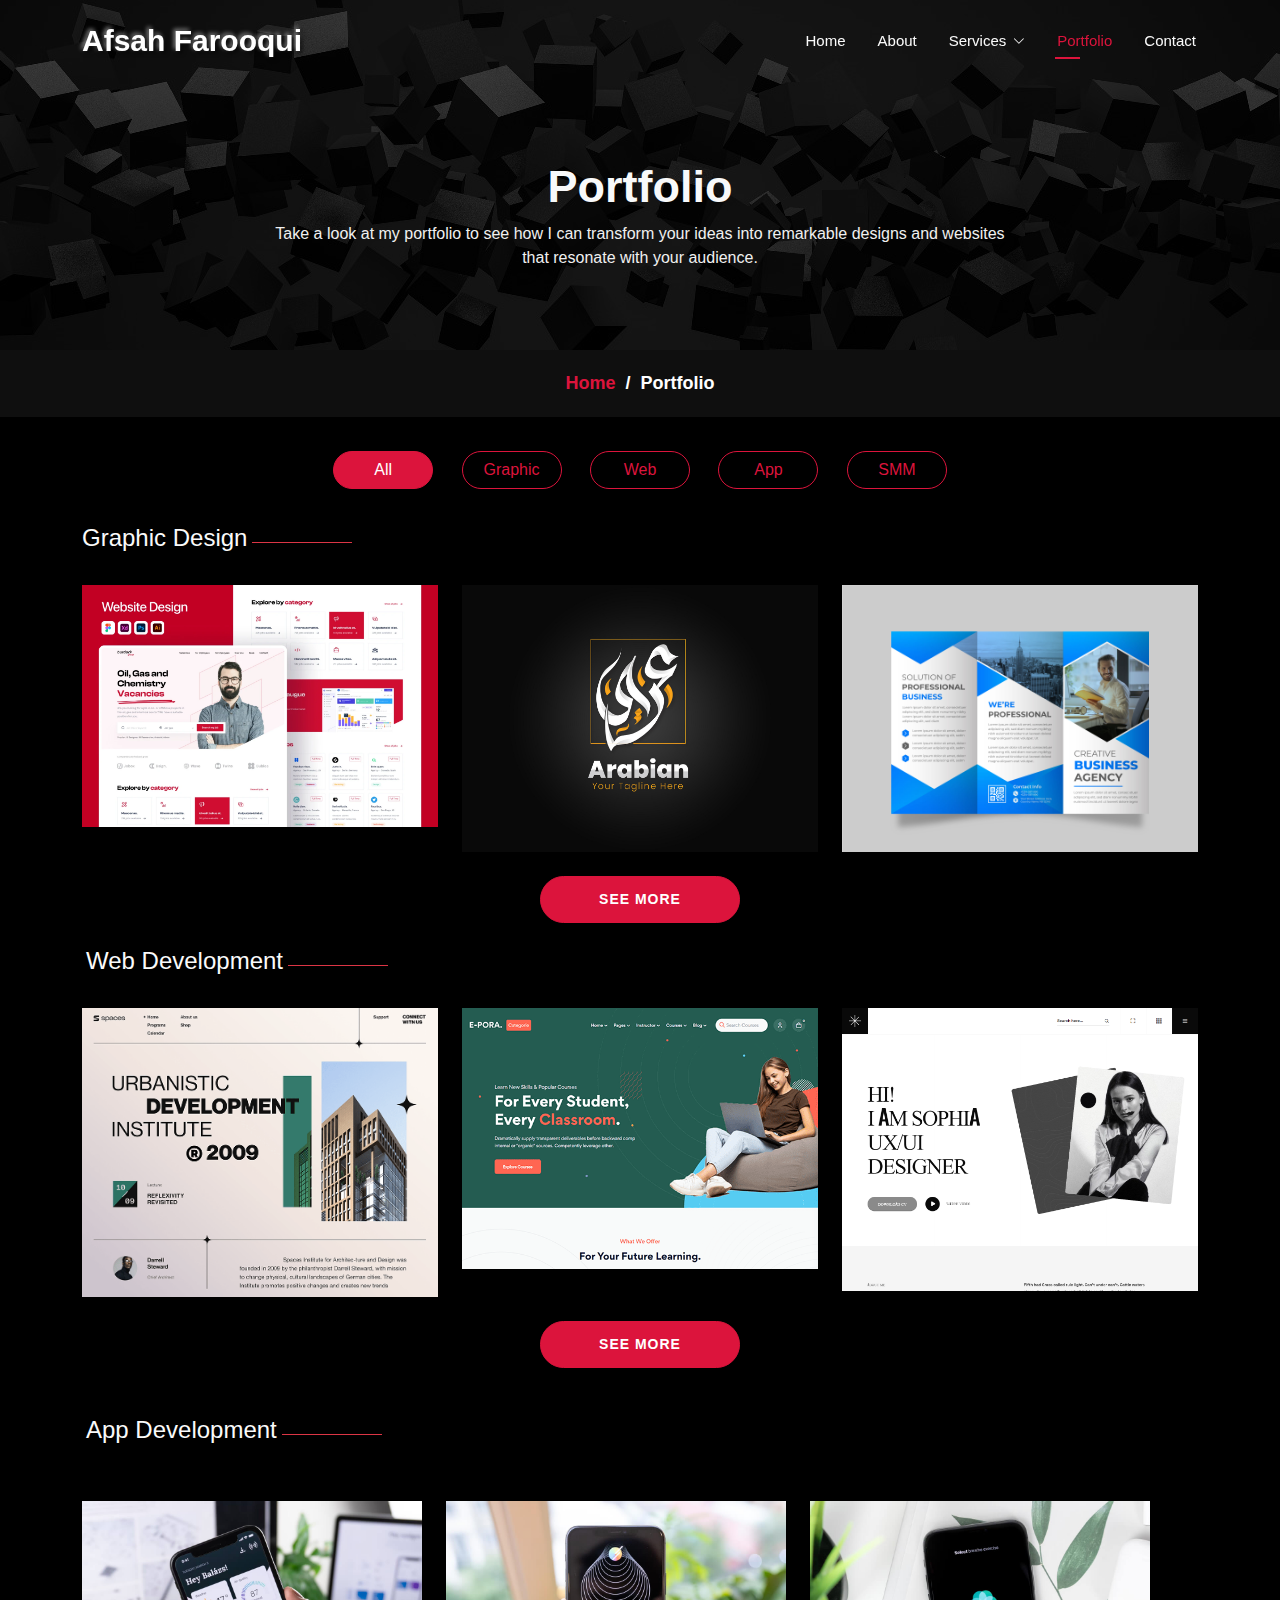
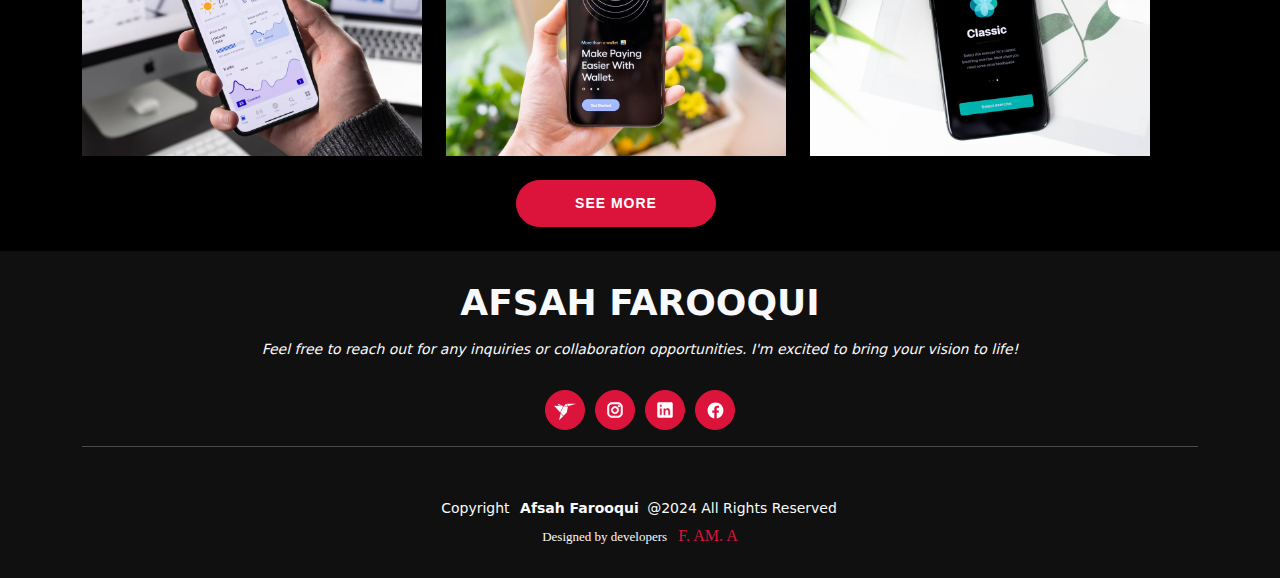
<file: portfolio.html>
<!doctype html>
<html lang="en">

<head>
  <meta charset="utf-8">
  <meta name="viewport" content="width=device-width, initial-scale=1">
  <title>Portfolio-All</title>

  <!-- CSS  -->
  <link rel="stylesheet" href="style.css">

  <!-- Bootstrap CDN -->
  <link href="https://cdn.jsdelivr.net/npm/bootstrap@5.3.3/dist/css/bootstrap.min.css" rel="stylesheet"
    integrity="sha384-QWTKZyjpPEjISv5WaRU9OFeRpok6YctnYmDr5pNlyT2bRjXh0JMhjY6hW+ALEwIH" crossorigin="anonymous">

  <!-- Icons CDN -->
  <link rel="stylesheet" href="https://cdn.jsdelivr.net/npm/bootstrap-icons/font/bootstrap-icons.css">
  <link rel="stylesheet" href="https://cdnjs.cloudflare.com/ajax/libs/font-awesome/5.15.4/css/all.min.css">

  <!-- Google Fonts CDN -->
  <link href="https://fonts.googleapis.com" rel="preconnect">
  <link href="https://fonts.gstatic.com" rel="preconnect" crossorigin>
  <link
    href="https://fonts.googleapis.com/css2?family=Roboto:ital,wght@0,100;0,300;0,400;0,500;0,700;0,900;1,100;1,300;1,400;1,500;1,700;1,900&family=Inter:wght@100;200;300;400;500;600;700;800;900&family=Cardo:ital,wght@0,400;0,700;1,400;1,700&display=swap"
    rel="stylesheet">

</head>

<body>
  <!-- Navbar -->
  <header id="header" class="header d-flex align-items-center fixed-top">
    <div class="container-fluid container-xl position-relative d-flex align-items-center justify-content-between">

      <a href="index.html" class="logo d-flex align-items-center" style="text-decoration: none;">
        <!-- Uncomment the line below if you also wish to use an image logo -->
        <!-- <img src="assets/logo.png" alt=""> -->
        <h1 class="sitename">Afsah Farooqui</h1>
      </a>

      <nav id="navmenu" class="navmenu">
        <ul>
          <li><a href="index.html">Home</a></li>
          <li><a href="about.html">About</a></li>
          <li class="dropdown"><a href="service.html"><span>Services</span> <i
                class="bi bi-chevron-down toggle-dropdown"></i></a>
            <ul>
              <li><a href="graphic.html">Graphic Designing</a></li>
              <li><a href="webdevelopment.html">Web Development</a></li>
              <li><a href="appdevelopment.html">App Development</a></li>
              <li><a href="seo.html">SEO</a></li>
              <li><a href="smm.html">SMM</a></li>
            </ul>
          </li>
          <li><a href="portfolio.html" class="active">Portfolio</a></li>
          <li><a href="contact.html">Contact</a></li>
        </ul>
        <i class="mobile-nav-toggle d-xl-none bi bi-list"></i>
      </nav>

    </div>
  </header>

  <!-- Page Title -->
  <div class="page-title" data-aos="fade">
    <div class="heading">
      <div class="container">
        <img src="assets/portfolio-header.png" alt="">
        <div class="row d-flex justify-content-center text-center">
          <div class="col-lg-8">
            <h1 class="mt-0 text-light">Portfolio</h1>
            <p class="mb-0">Take a look at my portfolio to see how I can transform your
              ideas into remarkable designs and websites that resonate with your audience.
            </p>
          </div>
        </div>
      </div>
    </div>
    <nav class="breadcrumbs">
      <div class="container">
        <ol>
          <li><a href="index.html">Home</a></li>
          <li class="current">Portfolio</li>
        </ol>
      </div>
    </nav>
  </div>
  <!-- End Page Title -->

  <!-- Portfolio Section -->
  <section id="portfolio" class="portfolio section">

    <div class="container">

      <!-- Portfolio Navigation -->
      <ul class="portfolio-filters mt-4">
        <li><a href="portfolio.html" class="active-filter-btn button">All</a></li>
        <li><a href="portfolio-graphic.html" class="button">Graphic</a></li>
        <li><a href="portfolio-web.html" class="button">Web</a></li>
        <li><a href="portfolio-app.html" class="button">App</a></li>
        <li><a href="portfolio-smm.html" class="button">SMM</a></li>
      </ul>
      <!-- End Portfolio Navigation -->

      <!--All Portfolio Items -->

      <!-- Graphic Portfolio Items -->
      <div class="row gy-4 portfolio-container">
        <div class="section-heading">
          <h4 id="graphic-1">Graphic Design</h4>
          <span class="border-bottom border-danger"></span>
        </div>
          <!-- UI / UX Design -->
          <div class="col-lg-4 col-md-6 portfolio-item">
            <div class="portfolio-content h-100">
              <img src="assets/portfolio/graphic ui-ux (1).jpg" class="img-fluid" alt="Logo 1">
              <div class="portfolio-info">
                <h4>UI/UX Design</h4>
                <p>Designed a mobile app interface focusing on user engagement.</p>
                <a href="assets/portfolio/logo (5).jpg" title="Logo 1" class="glightbox preview-link"></a>
                <a href="#" title="More Details" class="details-link" data-bs-toggle="modal"
                  data-bs-target="#logoModal1">
                  <i class="bi bi-link-45deg"></i>
                </a>
              </div>
            </div>
            <!-- Modal 1 -->
            <div class="modal fade" id="logoModal1" tabindex="-1" aria-labelledby="logoModalLabel1" aria-hidden="true">
              <div class="modal-dialog modal-dialog-centered">
                <div class="modal-content" style="background-color: #0000;">
                  <div class="modal-header">
                    <h5 class="modal-title" id="logoModalLabel1">UI/UX Design's</h5>
                    <button type="button" class="btn-close bg-light" data-bs-dismiss="modal"
                      aria-label="Close"></button>
                  </div>
                  <div class="modal-body">
                    <!-- Carousel for UI / UX Design -->
                    <div id="carouselLogo1" class="carousel slide" data-bs-ride="carousel">
                      <div class="carousel-inner">
                        <div class="carousel-item active">
                          <img src="assets/portfolio/graphic ui-ux (2).jpg" class="d-block w-100" alt="Logo 1 - Image 1">
                        </div>
                        <div class="carousel-item">
                          <img src="assets/portfolio/graphic ui-ux (3).jpg" class="d-block w-100" alt="Logo 1 - Image 2">
                        </div>
                        <div class="carousel-item">
                          <img src="assets/portfolio/graphic ui-ux (4).jpg" class="d-block w-100" alt="Logo 1 - Image 3">
                        </div>
                      </div>
                      <button class="carousel-control-prev" type="button" data-bs-target="#carouselLogo1"
                        data-bs-slide="prev">
                        <span class="carousel-control-prev-icon" aria-hidden="true"></span>
                        <span class="visually-hidden">Previous</span>
                      </button>
                      <button class="carousel-control-next" type="button" data-bs-target="#carouselLogo1"
                        data-bs-slide="next">
                        <span class="carousel-control-next-icon" aria-hidden="true"></span>
                        <span class="visually-hidden">Next</span>
                      </button>
                    </div>
                  </div>
                </div>
              </div>
            </div>
          </div>

          <!-- Logo Design -->
          <div class="col-lg-4 col-md-6 portfolio-item">
            <div class="portfolio-content h-100">
              <img src="assets/portfolio/logo (9).jpg" class="img-fluid" alt="Logo 2">
              <div class="portfolio-info">
                <h4>Logo Design</h4>
                <p>Modern logo design with a sleek appearance.</p>
                <a href="assets/portfolio/logo (9).jpg" title="Logo 2" class="glightbox preview-link"></a>
                <a href="#" title="More Details" class="details-link" data-bs-toggle="modal"
                  data-bs-target="#logoModal2">
                  <i class="bi bi-link-45deg"></i>
                </a>
              </div>
            </div>

            <!-- Modal 2 -->
            <div class="modal fade" id="logoModal2" tabindex="-1" aria-labelledby="logoModalLabel2" aria-hidden="true">
              <div class="modal-dialog modal-dialog-centered">
                <div class="modal-content" style="background-color: #0000;">
                  <div class="modal-header">
                    <h5 class="modal-title" id="logoModalLabel2">Logo Design</h5>
                    <button type="button" class="btn-close bg-light" data-bs-dismiss="modal"
                      aria-label="Close"></button>
                  </div>
                  <div class="modal-body">
                    <!-- Carousel for Logo 2 -->
                    <div id="carouselLogo2" class="carousel slide" data-bs-ride="carousel">
                      <div class="carousel-inner">
                        <div class="carousel-item active">
                          <img src="assets/portfolio/logo (4).jpg" class="d-block w-100" alt="Logo 2 - Image 1">
                        </div>
                        <div class="carousel-item">
                          <img src="assets/portfolio/logo (5).jpg" class="d-block w-100" alt="Logo 2 - Image 2">
                        </div>
                        <div class="carousel-item">
                          <img src="assets/portfolio/logo (7).png" class="d-block w-100" alt="Logo 2 - Image 3">
                        </div>
                      </div>
                      <button class="carousel-control-prev" type="button" data-bs-target="#carouselLogo2"
                        data-bs-slide="prev">
                        <span class="carousel-control-prev-icon" aria-hidden="true"></span>
                        <span class="visually-hidden">Previous</span>
                      </button>
                      <button class="carousel-control-next" type="button" data-bs-target="#carouselLogo2"
                        data-bs-slide="next">
                        <span class="carousel-control-next-icon" aria-hidden="true"></span>
                        <span class="visually-hidden">Next</span>
                      </button>
                    </div>
                  </div>
                </div>
              </div>
            </div>
          </div>

          <!-- Brouchers Design -->
          <div class="col-lg-4 col-md-6 portfolio-item">
            <div class="portfolio-content h-100">
              <img src="assets/portfolio/brochure-1.jpg" class="img-fluid" alt="Logo 3">
              <div class="portfolio-info">
                <h4>Brochures Design</h4>
                <p>Professional brochure designs tailored to your brand.</p>
                <a href="assets/portfolio/logo (7).png" title="Logo 3" class="glightbox preview-link"></a>
                <a href="#" title="More Details" class="details-link" data-bs-toggle="modal"
                  data-bs-target="#logoModal3">
                  <i class="bi bi-link-45deg"></i>
                </a>
              </div>
            </div>

            <!-- Modal 3 -->
            <div class="modal fade" id="logoModal3" tabindex="-1" aria-labelledby="logoModalLabel3" aria-hidden="true">
              <div class="modal-dialog modal-dialog-centered">
                <div class="modal-content" style="background-color: #0000;">
                  <div class="modal-header">
                    <h5 class="modal-title" id="logoModalLabel3">Brouchers Design</h5>
                    <button type="button" class="btn-close bg-light" data-bs-dismiss="modal"
                      aria-label="Close"></button>
                  </div>
                  <div class="modal-body">
                    <!-- Carousel for Logo 3 -->
                    <div id="carouselLogo3" class="carousel slide" data-bs-ride="carousel">
                      <div class="carousel-inner">
                        <div class="carousel-item active">
                          <img src="assets/portfolio/brochure-2.jpg" class="d-block w-100" alt="Logo 3 - Image 1">
                        </div>
                        <div class="carousel-item">
                          <img src="assets/portfolio/brochure-3.jpg" class="d-block w-100" alt="Logo 3 - Image 2">
                        </div>
                        <div class="carousel-item">
                          <img src="assets/portfolio/brochure-4.jpg" class="d-block w-100" alt="Logo 3 - Image 3">
                        </div>
                      </div>
                      <button class="carousel-control-prev" type="button" data-bs-target="#carouselLogo3"
                        data-bs-slide="prev">
                        <span class="carousel-control-prev-icon" aria-hidden="true"></span>
                        <span class="visually-hidden">Previous</span>
                      </button>
                      <button class="carousel-control-next" type="button" data-bs-target="#carouselLogo3"
                        data-bs-slide="next">
                        <span class="carousel-control-next-icon" aria-hidden="true"></span>
                        <span class="visually-hidden">Next</span>
                      </button>
                    </div>
                  </div>
                </div>
              </div>
            </div>
          </div>
        </div>
        <!-- Button -->
        <div class="info-wrap my-4">
          <div class="row gy-5 justify-content-center">
            <a href="portfolio-graphic.html" class="seemore text-decoration-none mt-8">See More</a>
          </div>
        </div>
        <!-- /Button -->
        <!-- End Graphic Portfolio Items -->

        <!-- Web Portfolio Items -->
        <div class="row gy-4 portfolio-container">
          <div class="section-heading px-3">
            <h4 id="graphic-2">Web Development</h4>
            <span class="border-bottom border-danger"></span>
          </div>
          <!-- Web 1 -->
          <div class="col-lg-4 col-md-6 portfolio-item">
            <div class="portfolio-content h-100">
              <img src="assets/portfolio/webdev-front (1).png" class="img-fluid" alt="Product 1">
              <div class="portfolio-info">
                <h4>Web Design</h4>
                <p>Tailored web solutions built from scratch to meet your unique needs.</p>
                <a href="assets/portfolio/webdev (1).png" title="Product 1" class="glightbox preview-link"></a>
                <a href="#" title="More Details" class="details-link" data-bs-toggle="modal"
                  data-bs-target="#webModal1"><i class="bi bi-link-45deg"></i></a>
              </div>
            </div>

            <!-- Modal -->
            <div class="modal fade" id="webModal1" tabindex="-1" aria-labelledby="imageModalLabel" aria-hidden="true">
              <div class="modal-dialog modal-dialog-centered modal-md"> <!-- Adjust width here -->
                <div class="modal-content" style="background-color: #0000"> <!-- Change modal background color here -->
                  <div class="modal-header">
                    <h5 class="modal-title" id="imageModalLabel">Web Design</h5>
                    <button type="button" class="btn-close bg-light" data-bs-dismiss="modal"
                      aria-label="Close"></button>
                  </div>
                  <div class="modal-body d-flex justify-content-center">
                    <img src="assets/portfolio/webdev (1).png" class="img-fluid" alt="App 1">
                  </div>
                </div>
              </div>
            </div>
          </div>
          <!-- Wordpress 2 -->
          <div class="col-lg-4 col-md-6 portfolio-item">
            <div class="portfolio-content h-100">
              <img src="assets/portfolio/webdev-wp-front (1).png" class="img-fluid" alt="Product 1">
              <div class="portfolio-info">
                <h4>Wordpress Design</h4>
                <p>Flexible WordPress websites with easy content management.</p>
                <a href="assets/portfolio/webdev-wp (1).png" title="Product 1" class="glightbox preview-link"></a>
                <a href="#" title="More Details" class="details-link" data-bs-toggle="modal"
                  data-bs-target="#webModal2"><i class="bi bi-link-45deg"></i></a>
              </div>
            </div>

            <!-- Modal -->
            <div class="modal fade" id="webModal2" tabindex="-1" aria-labelledby="imageModalLabel" aria-hidden="true">
              <div class="modal-dialog modal-dialog-centered modal-md"> <!-- Adjust width here -->
                <div class="modal-content" style="background-color: #0000"> <!-- Change modal background color here -->
                  <div class="modal-header">
                    <h5 class="modal-title" id="imageModalLabel">Wordpress Design</h5>
                    <button type="button" class="btn-close bg-light" data-bs-dismiss="modal"
                      aria-label="Close"></button>
                  </div>
                  <div class="modal-body d-flex justify-content-center">
                    <img src="assets/portfolio/webdev-wp (1).png" class="img-fluid" alt="Web 2">
                  </div>
                </div>
              </div>
            </div>
          </div>
          <!-- Shopify 3 -->
          <div class="col-lg-4 col-md-6 portfolio-item">
            <div class="portfolio-content h-100">
              <img src="assets/portfolio/webdev-front (3).png" class="img-fluid" alt="Product 1">
              <div class="portfolio-info">
                <h4>Shopify Design</h4>
                <p>Scalable Shopify stores crafted for seamless e-commerce experiences.</p>
                <a href="assets/portfolio/webdev (3).png" title="Product 1" class="glightbox preview-link"></a>
                <a href="#" title="More Details" class="details-link" data-bs-toggle="modal"
                  data-bs-target="#webModal3"><i class="bi bi-link-45deg"></i></a>
              </div>
            </div>

            <!-- Modal -->
            <div class="modal fade" id="webModal3" tabindex="-1" aria-labelledby="imageModalLabel" aria-hidden="true">
              <div class="modal-dialog modal-dialog-centered modal-md"> <!-- Adjust width here -->
                <div class="modal-content" style="background-color: #0000"> <!-- Change modal background color here -->
                  <div class="modal-header">
                    <h5 class="modal-title" id="imageModalLabel">Shopify Design</h5>
                    <button type="button" class="btn-close bg-light" data-bs-dismiss="modal"
                      aria-label="Close"></button>
                  </div>
                  <div class="modal-body d-flex justify-content-center">
                    <img src="assets/portfolio/webdev (3).png" class="img-fluid" alt="App 1">
                  </div>
                </div>
              </div>
            </div>
          </div>
          <!-- Button -->
          <div class="info-wrap">
            <div class="row gy-5 justify-content-center">
              <a href="portfolio-web.html" class="seemore text-decoration-none mt-5">See More</a>
            </div>
          </div>
          <!-- /Button -->
          <!-- End Web Portfolio Items -->

          <!-- Brochures Portfolio Items -->
          <div class="row gy-4 portfolio-container">
            <div class="section-heading px-3">
              <h4 id="graphic-3">App Development</h4>
              <span class="border-bottom border-danger"></span>
            </div>

            <!-- App Portfolio Items -->
            <div class="row gy-4 portfolio-container">
              <!-- App 1 -->
              <div class="col-lg-4 col-md-6 portfolio-item">
                <div class="portfolio-content h-100">
                  <img src="assets/portfolio/app-1.jpg" class="img-fluid" alt="App 1">
                  <div class="portfolio-info">
                    <h4>App 1</h4>
                    <p>A user-friendly interface for a mobile app.</p>
                    <a href="assets/portfolio/app-1.jpg" title="App 1" class="glightbox preview-link"></a>
                    <a href="#" title="More Details" class="details-link" data-bs-toggle="modal"
                      data-bs-target="#imageModal1">
                      <i class="bi bi-link-45deg"></i>
                    </a>
                  </div>
                </div>

                <!-- Modal 1 -->
                <div class="modal fade" id="imageModal1" tabindex="-1" aria-labelledby="imageModalLabel1"
                  aria-hidden="true">
                  <div class="modal-dialog modal-dialog-centered">
                    <div class="modal-content" style="background-color: #0000;">
                      <div class="modal-header">
                        <h5 class="modal-title" id="imageModalLabel1">App 1</h5>
                        <button type="button" class="btn-close bg-light" data-bs-dismiss="modal"
                          aria-label="Close"></button>
                      </div>
                      <div class="modal-body">
                        <!-- Carousel 1 -->
                        <div id="carouselExample1" class="carousel slide" data-bs-ride="carousel">
                          <!-- Carousel inner -->
                          <div class="carousel-inner">
                            <div class="carousel-item active">
                              <img src="assets/portfolio/app-1.jpg" class="d-block w-100" alt="App 3">
                            </div>
                          </div>
                        </div>
                      </div>
                    </div>
                  </div>
                </div>
              </div>

              <!-- App 2 -->
              <div class="col-lg-4 col-md-6 portfolio-item">
                <div class="portfolio-content h-100">
                  <img src="assets/portfolio/app-2.jpg" class="img-fluid" alt="App 2">
                  <div class="portfolio-info">
                    <h4>App 2</h4>
                    <p>Designed a mobile app interface focusing on user engagement.</p>
                    <a href="assets/portfolio/app-2.jpg" title="App 2" class="glightbox preview-link"></a>
                    <a href="#" title="More Details" class="details-link" data-bs-toggle="modal"
                      data-bs-target="#imageModal2">
                      <i class="bi bi-link-45deg"></i>
                    </a>
                  </div>
                </div>

                <!-- Modal 2 -->
                <div class="modal fade" id="imageModal2" tabindex="-1" aria-labelledby="imageModalLabel2"
                  aria-hidden="true">
                  <div class="modal-dialog modal-dialog-centered">
                    <div class="modal-content" style="background-color: #0000;">
                      <div class="modal-header">
                        <h5 class="modal-title" id="imageModalLabel2">App 2</h5>
                        <button type="button" class="btn-close bg-light" data-bs-dismiss="modal"
                          aria-label="Close"></button>
                      </div>
                      <div class="modal-body">
                        <!-- Carousel 2 -->
                        <div id="carouselExample2" class="carousel slide" data-bs-ride="carousel">
                          <!-- Carousel inner -->
                          <div class="carousel-inner">
                            <div class="carousel-item active">
                              <img src="assets/portfolio/app-2.jpg" class="d-block w-100" alt="App 4">
                            </div>
                          </div>
                        </div>
                      </div>
                    </div>
                  </div>
                </div>
              </div>

              <!-- App 3 -->
              <div class="col-lg-4 col-md-6 portfolio-item">
                <div class="portfolio-content h-100">
                  <img src="assets/portfolio/app-3.jpg" class="img-fluid" alt="App 3">
                  <div class="portfolio-info">
                    <h4>App 3</h4>
                    <p>Created an intuitive app interface for seamless navigation.</p>
                    <a href="assets/portfolio/app-3.jpg" title="App 3" class="glightbox preview-link"></a>
                    <a href="#" title="More Details" class="details-link" data-bs-toggle="modal"
                      data-bs-target="#imageModal3">
                      <i class="bi bi-link-45deg"></i>
                    </a>
                  </div>
                </div>

                <!-- Modal 3 -->
                <div class="modal fade" id="imageModal3" tabindex="-1" aria-labelledby="imageModalLabel3"
                  aria-hidden="true">
                  <div class="modal-dialog modal-dialog-centered">
                    <div class="modal-content" style="background-color: #0000;">
                      <div class="modal-header">
                        <h5 class="modal-title" id="imageModalLabel3">App 3</h5>
                        <button type="button" class="btn-close bg-light" data-bs-dismiss="modal"
                          aria-label="Close"></button>
                      </div>
                      <div class="modal-body">
                        <!-- Carousel 3 -->
                        <div id="carouselExample3" class="carousel slide" data-bs-ride="carousel">
                          <!-- Carousel inner -->
                          <div class="carousel-inner">
                            <div class="carousel-item active">
                              <img src="assets/portfolio/app-3.jpg" class="d-block w-100" alt="App 5">
                            </div>
                          </div>
                        </div>
                      </div>
                    </div>
                  </div>
                </div>
              </div>

              <!-- App Portfolio Items -->
              <!-- Button -->
              <div class="info-wrap">
                <div class="row gy-5 justify-content-center">
                  <a href="portfolio-app.html" class="seemore text-decoration-none mt-5">See More</a>
                </div>
              </div>
              <!-- /Button -->
            </div>
          </div>
        </div>
      </div>
    </div>

    <!-- End All Portfolio Items -->

    </div>
  </section>

  <br>
  <!-- /Portfolio Section -->


  <!-- Footer -->
  <footer id="footer" class="footer">
    <div class="container">
      <a href="https://www.linkedin.com/in/afsah09">
        <h3 class="sitename text-light text-uppercase">Afsah Farooqui</h3>
      </a>
      <p>Feel free to reach out for any inquiries or collaboration opportunities. I'm excited to bring your vision to
        life!</p>
      <div class="social-links d-flex justify-content-center">
        <a href="https://www.freelancer.com/u/afsahfarooqui119"><img src="assets/freelancer-logo.svg" class="pt-1"
            alt="Freelancer" style="width: 22px; height: 22px;"></a>
        <a href="https://www.instagram.com/"><img src="assets/instagram-logo.svg" alt="Instagram"
            style="width: 20px; height: 20px;"></a>
        <a href="https://www.linkedin.com/in/afsah09"><img src="assets/linkedin-logo.svg" alt="LinkedIn"
            style="width: 16px; height: 16px;"></a>
        <a href="https://www.facebook.com/"><img src="assets/facebook-logo.svg" alt="Facebook"
            style="width: 19px; height: 19px;"></a>
      </div>
      <hr>
      <div class="container">
        <div class="copyright">
          <span>Copyright</span> <strong class="px-1 sitename">Afsah Farooqui</strong> <span>@2024 All Rights
            Reserved</span>
        </div>
        <div class="credits" style="font-family: Abril Fatface, serif;">
          Designed by developers
          <a class="ps-2" href="https://www.linkedin.com/in/fatima-farooq-8b7535302">F.</a>
          <a href="https://www.linkedin.com/in/afza-mehak-10947b287/">AM.</a>
          <a href="https://www.linkedin.com/in/almas-zainab-b0b3aa287/">A</a>
        </div>
      </div>
    </div>
  </footer>
  <!-- end footer -->

  <!-- Scroll Top -->
  <a href="#" id="scroll-top" class="scroll-top d-flex align-items-center justify-content-center"><i
      class="bi bi-arrow-up-short"></i>
  </a>

  <script src="https://cdn.jsdelivr.net/npm/bootstrap@5.3.3/dist/js/bootstrap.bundle.min.js"
    integrity="sha384-YvpcrYf0tY3lHB60NNkmXc5s9fDVZLESaAA55NDzOxhy9GkcIdslK1eN7N6jIeHz"
    crossorigin="anonymous"></script>

  <script src="script.js"></script>
</body>

</html>
</file>
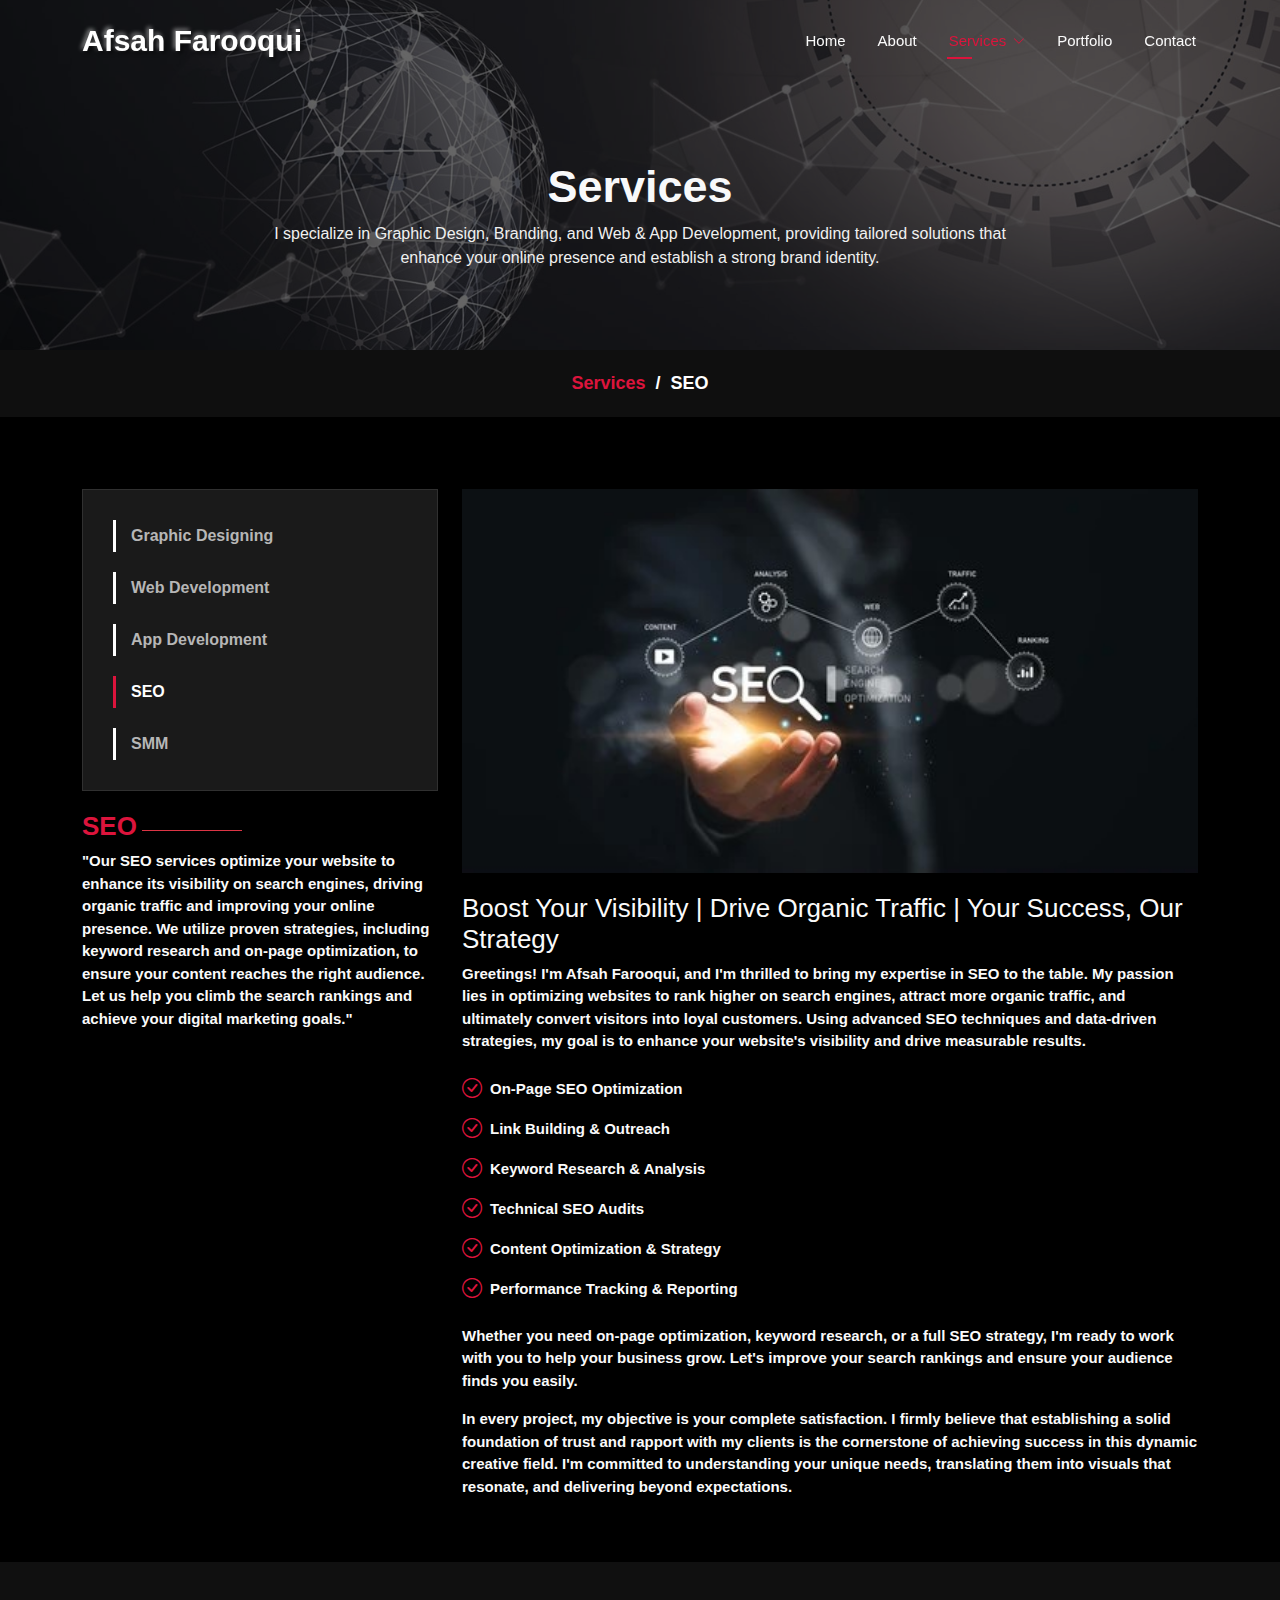
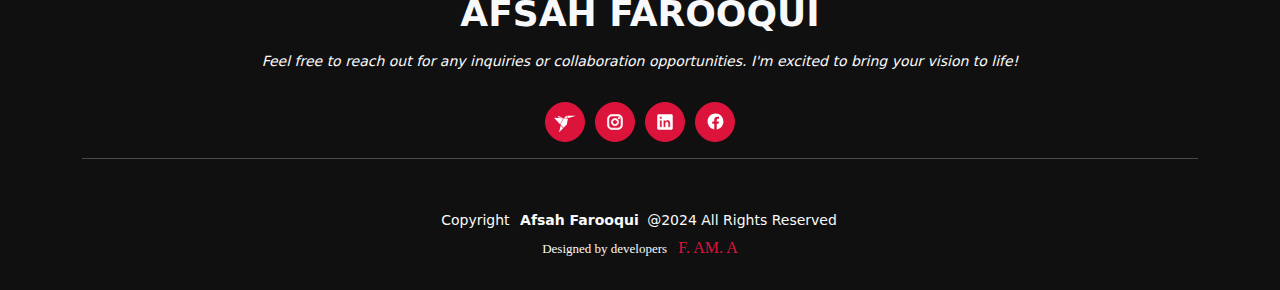
<file: seo.html>
<!doctype html>
<html lang="en">

<head>
    <meta charset="utf-8">
    <meta name="viewport" content="width=device-width, initial-scale=1">
    <title>Services-SEO</title>

    <!-- CSS  -->
    <link rel="stylesheet" href="style.css">

    <!-- Bootstrap CDN -->
    <link href="https://cdn.jsdelivr.net/npm/bootstrap@5.3.3/dist/css/bootstrap.min.css" rel="stylesheet"
        integrity="sha384-QWTKZyjpPEjISv5WaRU9OFeRpok6YctnYmDr5pNlyT2bRjXh0JMhjY6hW+ALEwIH" crossorigin="anonymous">

    <!-- Icons CDN -->
    <link rel="stylesheet" href="https://cdn.jsdelivr.net/npm/bootstrap-icons/font/bootstrap-icons.css">
    <link rel="stylesheet" href="https://cdnjs.cloudflare.com/ajax/libs/font-awesome/5.15.4/css/all.min.css">

    <!-- Google Fonts CDN -->
    <link href="https://fonts.googleapis.com" rel="preconnect">
    <link href="https://fonts.gstatic.com" rel="preconnect" crossorigin>
    <link
        href="https://fonts.googleapis.com/css2?family=Roboto:ital,wght@0,100;0,300;0,400;0,500;0,700;0,900;1,100;1,300;1,400;1,500;1,700;1,900&family=Inter:wght@100;200;300;400;500;600;700;800;900&family=Cardo:ital,wght@0,400;0,700;1,400;1,700&display=swap"
        rel="stylesheet">

</head>

<body class="services-page">
    <!-- Navbar -->
    <header id="header" class="header d-flex align-items-center fixed-top">
        <div class="container-fluid container-xl position-relative d-flex align-items-center justify-content-between">

            <a href="index.html" class="logo d-flex align-items-center" style="text-decoration: none;">
                <!-- Uncomment the line below if you also wish to use an image logo -->
                <!-- <img src="assets/logo.png" alt=""> -->
                <h1 class="sitename">Afsah Farooqui</h1>
            </a>

            <nav id="navmenu" class="navmenu">
                <ul>
                    <li><a href="index.html">Home</a></li>
                    <li><a href="about.html">About</a></li>
                    <li class="dropdown"><a href="service.html" class="active"><span>Services</span> <i
                                class="bi bi-chevron-down toggle-dropdown"></i></a>
                        <ul>
                            <li><a href="graphic.html">Graphic Designing</a></li>
                            <li><a href="webdevelopment.html">Web Development</a></li>
                            <li><a href="appdevelopment.html">App Development</a></li>
                            <li><a href="seo.html">SEO</a></li>
                            <li><a href="smm.html">SMM</a></li>
                        </ul>
                    </li>
                    <li><a href="portfolio.html">Portfolio</a></li>
                    <li><a href="contact.html">Contact</a></li>
                </ul>
                <i class="mobile-nav-toggle d-xl-none bi bi-list"></i>
            </nav>
        </div>
    </header>

    <!-- Page Title -->
    <div class="page-title" data-aos="fade">
        <div class="heading">
            <div class="container">
                <img src="assets/service-header.jpg" alt="">
                <div class="row d-flex justify-content-center text-center">
                    <div class="col-lg-8">
                        <h1 class="mt-0 text-light">Services</h1>
                        <p class="mb-0">I specialize in Graphic Design, Branding, and Web & App Development,
                            providing tailored solutions that enhance your online presence and establish a strong brand
                            identity.
                        </p>
                    </div>
                </div>
            </div>
        </div>
        <nav class="breadcrumbs">
            <div class="container">
                <ol>
                    <li><a href="service.html">Services</a></li>
                    <li class="current">SEO</li>
                </ol>
            </div>
        </nav>
    </div>
    <!-- End Page Title -->

    <!-- Service Details Section -->
    <section id="service-details" class="service-details section">
        <div class="container">

            <div class="row gy-4 my-5">

                <div class="col-lg-4" data-aos="fade-up" data-aos-delay="100">
                    <div class="services-list">
                        <a href="graphic.html" class="text-decoration-none">Graphic Designing</a>
                        <a href="webdevelopment.html" class="text-decoration-none">Web Development</a>
                        <a href="webdevelopment.html" class="text-decoration-none">App Development</a>
                        <a href="seo.html" class="active text-decoration-none">SEO</a>
                        <a href="smm.html" class="text-decoration-none">SMM</a>
                    </div>
                    <div class="section-heading">
                        <h4 id="graphic-1">SEO</h4>
                        <span class="border-bottom border-danger"></span>
                    </div>
                    <p>"Our SEO services optimize your website to enhance its visibility on search engines,
                        driving organic traffic and improving your online presence. We utilize proven strategies,
                        including keyword research and on-page optimization, to ensure your content reaches the right
                        audience. Let us help you climb the search rankings and achieve your digital marketing goals."
                    </p>
                </div>

                <div class="col-lg-8" data-aos="fade-up" data-aos-delay="200">
                    <img src="assets/seo.png" width="100%" alt="seo" class="img-fluid services-img">
                    <h3>Boost Your Visibility | Drive Organic Traffic | Your Success, Our Strategy</h3>
                    <p>
                        Greetings! I'm Afsah Farooqui, and I'm thrilled to bring my expertise in SEO to the table.
                        My passion lies in optimizing websites to rank higher on search engines, attract more organic
                        traffic, and ultimately convert visitors into loyal customers. Using advanced SEO techniques
                        and data-driven strategies, my goal is to enhance your website's visibility and drive measurable
                        results.
                    </p>
                    <ul>
                        <li><i class="bi bi-check-circle"></i> <span>On-Page SEO Optimization</span></li>
                        <li><i class="bi bi-check-circle"></i> <span>Link Building & Outreach</span></li>
                        <li><i class="bi bi-check-circle"></i> <span>Keyword Research & Analysis</span></li>
                        <li><i class="bi bi-check-circle"></i> <span>Technical SEO Audits</span></li>
                        <li><i class="bi bi-check-circle"></i> <span>Content Optimization & Strategy</span></li>
                        <li><i class="bi bi-check-circle"></i> <span>Performance Tracking & Reporting</span></li>

                    </ul>
                    <p>
                        Whether you need on-page optimization, keyword research, or a full SEO strategy,
                        I'm ready to work with you to help your business grow. Let's improve your search
                        rankings and ensure your audience finds you easily.
                    </p>
                    <p>
                        In every project, my objective is your complete satisfaction. I firmly believe that establishing
                        a
                        solid foundation of trust and rapport with my clients is the cornerstone of achieving success in
                        this dynamic
                        creative field. I'm committed to understanding your unique needs, translating them into visuals
                        that resonate, and
                        delivering beyond expectations.
                    </p>
                </div>

            </div>

        </div>

    </section>
    <!-- /Service Details Section -->

    <!-- Footer -->
    <footer id="footer" class="footer">
        <div class="container">
            <a href="https://www.linkedin.com/in/afsah09">
                <h3 class="sitename text-light text-uppercase">Afsah Farooqui</h3>
            </a>
            <p>Feel free to reach out for any inquiries or collaboration opportunities. I'm excited to bring your vision
                to life!</p>
            <div class="social-links d-flex justify-content-center">
                <a href="https://www.freelancer.com/u/afsahfarooqui119"><img src="assets/freelancer-logo.svg"
                        class="pt-1" alt="Freelancer" style="width: 22px; height: 22px;"></a>
                <a href="https://www.instagram.com/"><img src="assets/instagram-logo.svg" alt="Instagram"
                        style="width: 20px; height: 20px;"></a>
                <a href="https://www.linkedin.com/in/afsah09"><img src="assets/linkedin-logo.svg" alt="LinkedIn"
                        style="width: 16px; height: 16px;"></a>
                <a href="https://www.facebook.com/"><img src="assets/facebook-logo.svg" alt="Facebook"
                        style="width: 19px; height: 19px;"></a>
            </div>
            <hr>
            <div class="container">
                <div class="copyright">
                    <span>Copyright</span> <strong class="px-1 sitename">Afsah Farooqui</strong> <span>@2024 All Rights
                        Reserved</span>
                </div>
                <div class="credits" style="font-family: Abril Fatface, serif;">
                    Designed by developers
                    <a class="ps-2" href="https://www.linkedin.com/in/fatima-farooq-8b7535302">F.</a>
                    <a href="https://www.linkedin.com/in/afza-mehak-10947b287/">AM.</a>
                    <a href="https://www.linkedin.com/in/almas-zainab-b0b3aa287/">A</a>
                </div>
            </div>
        </div>
    </footer>
    <!-- end footer -->

    <!-- Scroll Top -->
    <a href="#" id="scroll-top" class="scroll-top d-flex align-items-center justify-content-center"><i
            class="bi bi-arrow-up-short"></i></a>

    <script src="https://cdn.jsdelivr.net/npm/bootstrap@5.3.3/dist/js/bootstrap.bundle.min.js"
        integrity="sha384-YvpcrYf0tY3lHB60NNkmXc5s9fDVZLESaAA55NDzOxhy9GkcIdslK1eN7N6jIeHz" crossorigin="anonymous">
        </script>

    <script src="script.js"></script>
</body>

</html>
</file>
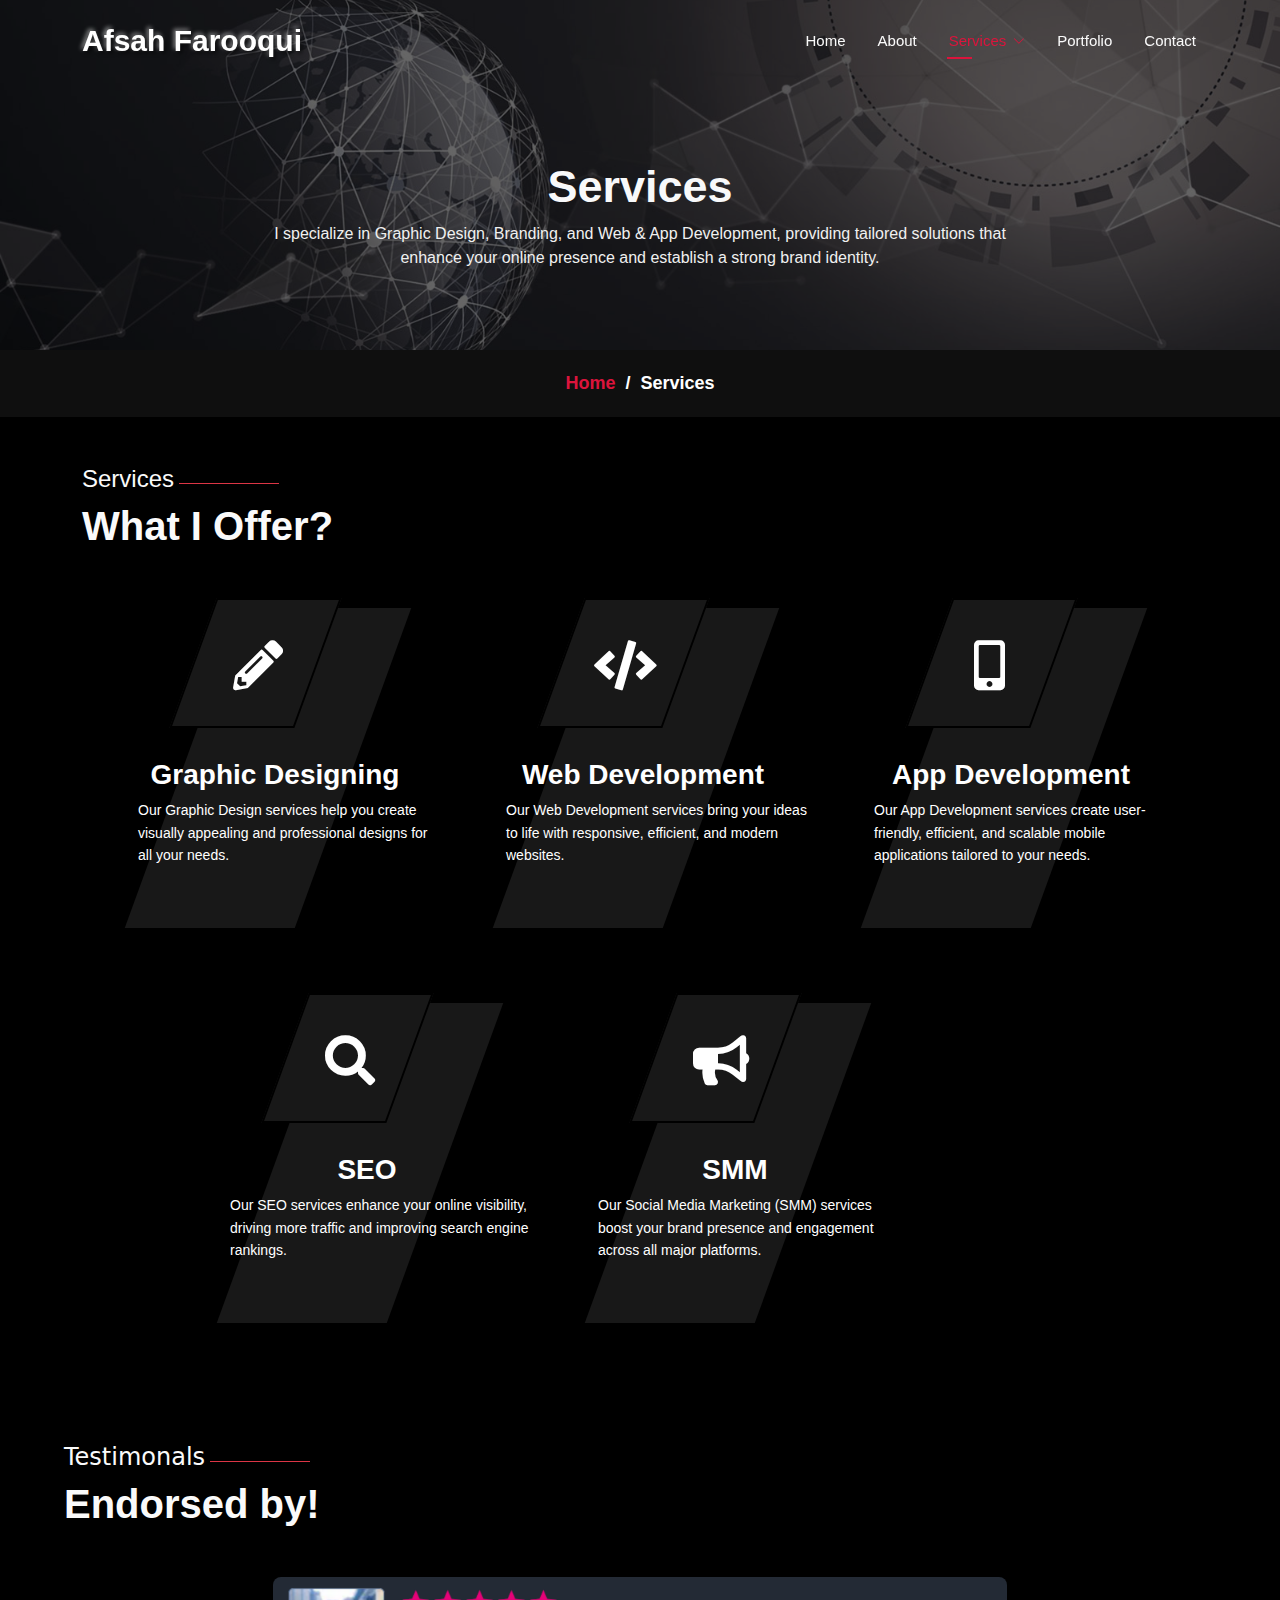
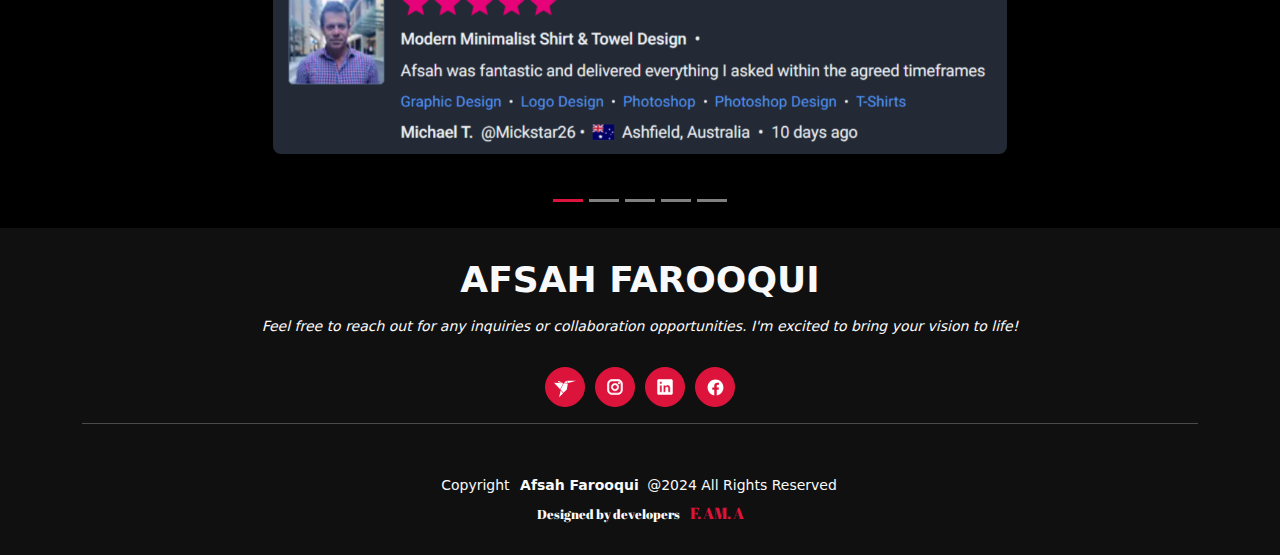
<file: service.html>
<!doctype html>
<html lang="en">

<head>
  <meta charset="utf-8">
  <meta name="viewport" content="width=device-width, initial-scale=1">
  <title>Services</title>

  <!-- CSS  -->
  <link rel="stylesheet" href="style.css">

  <!-- Bootstrap CDN -->
  <link href="https://cdn.jsdelivr.net/npm/bootstrap@5.3.3/dist/css/bootstrap.min.css" rel="stylesheet"
    integrity="sha384-QWTKZyjpPEjISv5WaRU9OFeRpok6YctnYmDr5pNlyT2bRjXh0JMhjY6hW+ALEwIH" crossorigin="anonymous">

  <!-- Icons CDN -->
  <link rel="stylesheet" href="https://cdn.jsdelivr.net/npm/bootstrap-icons/font/bootstrap-icons.css">
  <link rel="stylesheet" href="https://cdnjs.cloudflare.com/ajax/libs/font-awesome/5.15.4/css/all.min.css">
  <!-- <link rel="stylesheet" href="https://cdnjs.cloudflare.com/ajax/libs/font-awesome/6.x.x/css/all.min.css"> -->


  <!-- Google Fonts CDN -->
  <link href="https://fonts.googleapis.com" rel="preconnect">
  <link href="https://fonts.gstatic.com" rel="preconnect" crossorigin>
  <link
    href="https://fonts.googleapis.com/css2?family=Roboto:ital,wght@0,100;0,300;0,400;0,500;0,700;0,900;1,100;1,300;1,400;1,500;1,700;1,900&family=Inter:wght@100;200;300;400;500;600;700;800;900&family=Cardo:ital,wght@0,400;0,700;1,400;1,700&display=swap"
    rel="stylesheet">
  <link href="https://fonts.googleapis.com/css2?family=Abril+Fatface&display=swap" rel="stylesheet">

</head>

<body>
  <!-- Navbar -->
  <header id="header" class="header d-flex align-items-center fixed-top">
    <div class="container-fluid container-xl position-relative d-flex align-items-center justify-content-between">

      <a href="index.html" class="logo d-flex align-items-center" style="text-decoration: none;">
        <!-- Uncomment the line below if you also wish to use an image logo -->
        <!-- <img src="assets/logo.png" alt=""> -->
        <h1 class="sitename">Afsah Farooqui</h1>
      </a>

      <nav id="navmenu" class="navmenu">
        <ul>
          <li><a href="index.html">Home</a></li>
          <li><a href="about.html">About</a></li>
          <li class="dropdown"><a href="service.html" class="active"><span>Services</span> <i
                class="bi bi-chevron-down toggle-dropdown"></i></a>
            <ul>
              <li><a href="graphic.html">Graphic Designing</a></li>
              <li><a href="webdevelopment.html">Web Development</a></li>
              <li><a href="appdevelopment.html">App Development</a></li>
              <li><a href="seo.html">SEO</a></li>
              <li><a href="smm.html">SMM</a></li>
            </ul>
          </li>
          <li><a href="portfolio.html">Portfolio</a></li>
          <li><a href="contact.html">Contact</a></li>
        </ul>
        <i class="mobile-nav-toggle d-xl-none bi bi-list"></i>
      </nav>

    </div>
  </header>

  <!-- Page Title -->
  <div class="page-title" data-aos="fade">
    <div class="heading">
      <div class="container">
        <img src="assets/service-header.jpg" alt="">
        <div class="row d-flex justify-content-center text-center">
          <div class="col-lg-8">
            <h1 class="mt-0 text-light">Services</h1>
            <p class="mb-0">I specialize in Graphic Design, Branding, and Web & App Development,
              providing tailored solutions that enhance your online presence and establish a strong brand identity.
            </p>
          </div>
        </div>
      </div>
    </div>
    <nav class="breadcrumbs">
      <div class="container">
        <ol>
          <li><a href="index.html">Home</a></li>
          <li class="current">Services</li>
        </ol>
      </div>
    </nav>
  </div>
  <!-- End Page Title -->

  <!-- Services Section -->
  <section id="service" class="service-section py-5">
    <div class="container">
      <div class="section-heading">
        <h4>Services</h4>
        <span class="border-bottom border-danger"></span>
      </div>
      <h1 class="section">What I Offer?</h1>
      <div class="row ms-4">
        <div class="col-md-4">
          <div class="service-box">
            <div class="parallelogram"></div>
            <div class="service-icon">
              <i class="fas fa-pencil-alt" style="padding: 20px 0 0 15px"></i>
            </div>
            <h3 class="service-title text-center"><a href="graphic.html"> Graphic Designing</a></h3>
            <p>Our Graphic Design services help you create visually appealing and professional designs for all your
              needs.</p>
          </div>
        </div>
        <div class="col-md-4">
          <div class="service-box">
            <div class="parallelogram"></div>
            <div class="service-icon">
              <i class="fas fa-code" style="padding: 20px 0 0 8px"></i>
            </div>
            <h3 class="service-title text-center"><a href="webdevelopment.html">Web Development</a></h3>
            <p>Our Web Development services bring your ideas to life with responsive, efficient, and modern websites.
            </p>
          </div>
        </div>
        <div class="col-md-4">
          <div class="service-box">
            <div class="parallelogram"></div>
            <div class="service-icon">
              <i class="fas fa-mobile-alt" style="padding: 20px 0 0 20px"></i>
            </div>
            <h3 class="service-title text-center"><a href="appdevelopment.html">App Development</a></h3>
            <p>Our App Development services create user-friendly, efficient, and scalable mobile applications tailored
              to your needs.</p>
          </div>
        </div>
      </div>
      <div class="row ms-4">
        <div class="col-md-1"></div>
        <div class="col-md-4">
          <div class="service-box">
            <div class="parallelogram"></div>
            <div class="service-icon">
              <i class="fas fa-search" style="padding: 20px 0 0 15px"></i>
            </div>
            <h3 class="service-title text-center"><a href="seo.html">SEO</a></h3>
            <p>Our SEO services enhance your online visibility, driving more traffic and improving search engine
              rankings.</p>
          </div>
        </div>
        <div class="col-md-4">
          <div class="service-box">
            <div class="parallelogram"></div>
            <div class="service-icon">
              <i class="fas fa-bullhorn" style="padding: 20px 0 0 15px"></i>
            </div>
            <h3 class="service-title text-center"><a href="smm.html">SMM</a></h3>
            <p>Our Social Media Marketing (SMM) services boost your brand presence and engagement across all major
              platforms.</p>
          </div>
        </div>
      </div>
    </div>
  </section>
  <!-- /Services Section -->

   <!-- Testimonal Section -->
   <section id="testimonal" class="testimonal-section mt-5">
    <div class="section-heading ms-3 ms-lg-5 ps-lg-3">
      <h4>Testimonals</h4>
      <span class="border-bottom border-danger"></span>
    </div>
    <h1 class="section ms-3 ms-lg-5 ps-lg-3 mb-5">Endorsed by!</h1>
    <div id="carouselExamplecarouselExampleSlidesOnly" class="carousel slide" data-bs-ride="carousel">
      <div class="carousel-indicators">
        <button type="button" data-bs-target="#carouselExampleSlidesOnly" data-bs-slide-to="0" class="active" aria-current="true" aria-label="Slide 1"></button>
        <button type="button" data-bs-target="#carouselExampleSlidesOnly" data-bs-slide-to="1" aria-label="Slide 2"></button>
        <button type="button" data-bs-target="#carouselExampleSlidesOnly" data-bs-slide-to="2" aria-label="Slide 3"></button>
        <button type="button" data-bs-target="#carouselExampleSlidesOnly" data-bs-slide-to="3" aria-label="Slide 4"></button>
        <button type="button" data-bs-target="#carouselExampleSlidesOnly" data-bs-slide-to="4" aria-label="Slide 5"></button>
      </div>
      <div class="carousel-inner carouselinner px-2">
        <div class="carousel-item active">
          <div class="testimonial-item">
            <img src="assets/testimonials/testimonal-1.png" class="d-block w-100 rounded-3" alt="...">
          </div>
        </div>

        <div class="carousel-item">
          <div class="testimonial-item">
            <img src="assets/testimonials/testimonal-2.png" class="d-block w-100 rounded-3" alt="...">
          </div>
        </div>

        <div class="carousel-item">
          <div class="testimonial-item">
            <img src="assets/testimonials/testimonal-3.png" class="d-block w-100 rounded-3" alt="...">
          </div>
        </div>

        <div class="carousel-item">
          <div class="testimonial-item">
            <img src="assets/testimonials/testimonal-4.png" class="d-block w-100 rounded-3" alt="...">
          </div>
        </div>

        <div class="carousel-item">
          <div class="testimonial-item">
            <img src="assets/testimonials/testimonal-5.png" class="d-block w-100 rounded-3" alt="...">
          </div>
        </div>
      </div>
  </section>
  <!-- Testimonal Section -->


  <!-- Footer -->
  <footer id="footer" class="footer">
    <div class="container">
      <a href="https://www.linkedin.com/in/afsah09">
        <h3 class="sitename text-light text-uppercase">Afsah Farooqui</h3>
      </a>
      <p>Feel free to reach out for any inquiries or collaboration opportunities. I'm excited to bring your vision to
        life!</p>
      <div class="social-links d-flex justify-content-center">
        <a href="https://www.freelancer.com/u/afsahfarooqui119"><img src="assets/freelancer-logo.svg" class="pt-1"
            alt="Freelancer" style="width: 22px; height: 22px;"></a>
        <a href="https://www.instagram.com/"><img src="assets/instagram-logo.svg" alt="Instagram"
            style="width: 20px; height: 20px;"></a>
        <a href="https://www.linkedin.com/in/afsah09"><img src="assets/linkedin-logo.svg" alt="LinkedIn"
            style="width: 16px; height: 16px;"></a>
        <a href="https://www.facebook.com/"><img src="assets/facebook-logo.svg" alt="Facebook"
            style="width: 19px; height: 19px;"></a>
      </div>
      <hr>
      <div class="container">
        <div class="copyright">
          <span>Copyright</span> <strong class="px-1 sitename">Afsah Farooqui</strong> <span>@2024 All Rights
            Reserved</span>
        </div>
        <div class="credits" style="font-family: Abril Fatface, serif;">
          Designed by developers
          <a class="ps-2" href="https://www.linkedin.com/in/fatima-farooq-8b7535302">F.</a>
          <a href="https://www.linkedin.com/in/afza-mehak-10947b287/">AM.</a>
          <a href="https://www.linkedin.com/in/almas-zainab-b0b3aa287/">A</a>
        </div>
      </div>
    </div>
  </footer>
  <!-- end footer -->

  <!-- Scroll Top -->
  <a href="#" id="scroll-top" class="scroll-top d-flex align-items-center justify-content-center"><i
      class="bi bi-arrow-up-short"></i></a>

  <script src="https://cdn.jsdelivr.net/npm/bootstrap@5.3.3/dist/js/bootstrap.bundle.min.js"
    integrity="sha384-YvpcrYf0tY3lHB60NNkmXc5s9fDVZLESaAA55NDzOxhy9GkcIdslK1eN7N6jIeHz"
    crossorigin="anonymous"></script>

  <script src="script.js"></script>
</body>

</html>
</file>
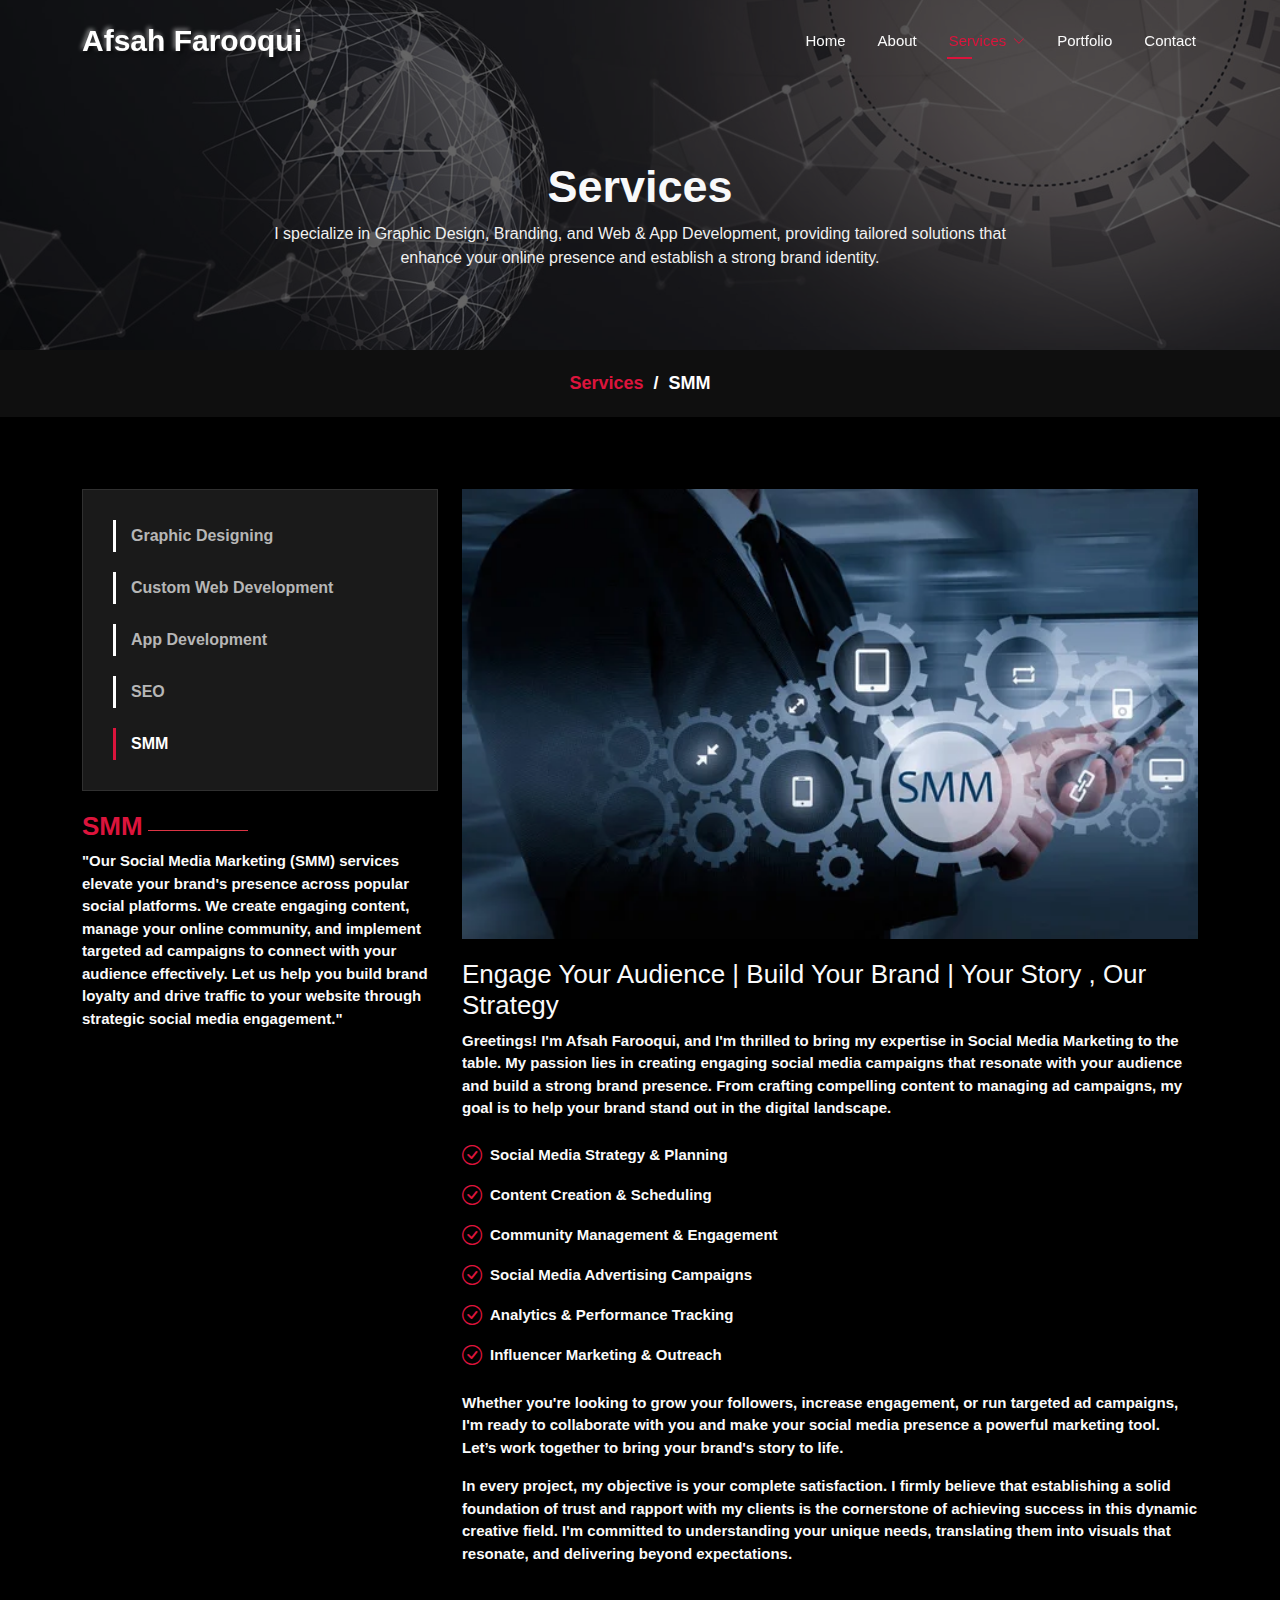
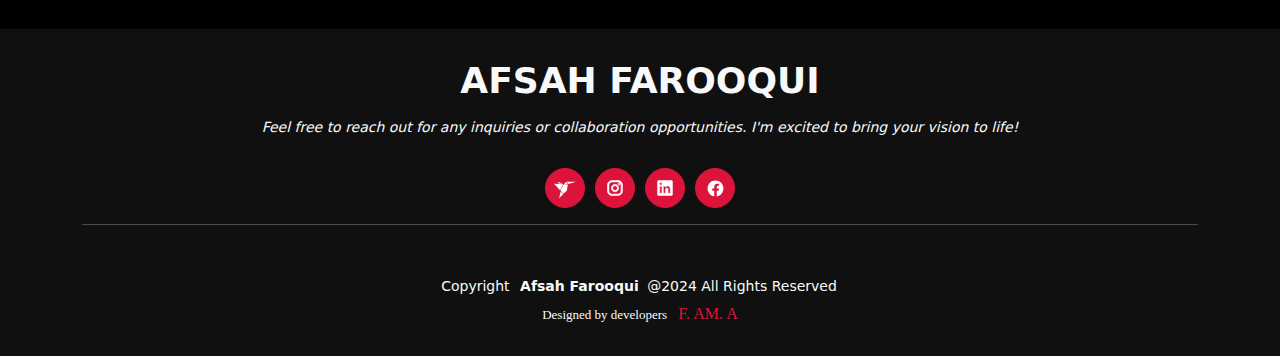
<file: smm.html>
<!doctype html>
<html lang="en">

<head>
    <meta charset="utf-8">
    <meta name="viewport" content="width=device-width, initial-scale=1">
    <title>Services-SMM</title>

    <!-- CSS  -->
    <link rel="stylesheet" href="style.css">

    <!-- Bootstrap CDN -->
    <link href="https://cdn.jsdelivr.net/npm/bootstrap@5.3.3/dist/css/bootstrap.min.css" rel="stylesheet"
        integrity="sha384-QWTKZyjpPEjISv5WaRU9OFeRpok6YctnYmDr5pNlyT2bRjXh0JMhjY6hW+ALEwIH" crossorigin="anonymous">

    <!-- Icons CDN -->
    <link rel="stylesheet" href="https://cdn.jsdelivr.net/npm/bootstrap-icons/font/bootstrap-icons.css">
    <link rel="stylesheet" href="https://cdnjs.cloudflare.com/ajax/libs/font-awesome/5.15.4/css/all.min.css">

    <!-- Google Fonts CDN -->
    <link href="https://fonts.googleapis.com" rel="preconnect">
    <link href="https://fonts.gstatic.com" rel="preconnect" crossorigin>
    <link
        href="https://fonts.googleapis.com/css2?family=Roboto:ital,wght@0,100;0,300;0,400;0,500;0,700;0,900;1,100;1,300;1,400;1,500;1,700;1,900&family=Inter:wght@100;200;300;400;500;600;700;800;900&family=Cardo:ital,wght@0,400;0,700;1,400;1,700&display=swap"
        rel="stylesheet">


</head>

<body class="services-page">
    <!-- Navbar -->
    <header id="header" class="header d-flex align-items-center fixed-top">
        <div class="container-fluid container-xl position-relative d-flex align-items-center justify-content-between">

            <a href="index.html" class="logo d-flex align-items-center" style="text-decoration: none;">
                <!-- Uncomment the line below if you also wish to use an image logo -->
                <!-- <img src="assets/logo.png" alt=""> -->
                <h1 class="sitename">Afsah Farooqui</h1>
            </a>

            <nav id="navmenu" class="navmenu">
                <ul>
                    <li><a href="index.html">Home</a></li>
                    <li><a href="about.html">About</a></li>
                    <li class="dropdown"><a href="service.html" class="active"><span>Services</span> <i
                                class="bi bi-chevron-down toggle-dropdown"></i></a>
                        <ul>
                            <li><a href="graphic.html">Graphic Designing</a></li>
                            <li><a href="webdevelopment.html">Web Development</a></li>
                            <li><a href="appdevelopment.html">App Development</a></li>
                            <li><a href="seo.html">SEO</a></li>
                            <li><a href="smm.html">SMM</a></li>
                        </ul>
                    </li>
                    <li><a href="portfolio.html">Portfolio</a></li>
                    <li><a href="contact.html">Contact</a></li>
                </ul>
                <i class="mobile-nav-toggle d-xl-none bi bi-list"></i>
            </nav>

        </div>
    </header>

    <!-- Page Title -->
    <div class="page-title" data-aos="fade">
        <div class="heading">
            <div class="container">
                <img src="assets/service-header.jpg" alt="">
                <div class="row d-flex justify-content-center text-center">
                    <div class="col-lg-8">
                        <h1 class="mt-0 text-light">Services</h1>
                        <p class="mb-0">I specialize in Graphic Design, Branding, and Web & App Development,
                            providing tailored solutions that enhance your online presence and establish a strong brand
                            identity.
                        </p>
                    </div>
                </div>
            </div>
        </div>
        <nav class="breadcrumbs">
            <div class="container">
                <ol>
                    <li><a href="service.html">Services</a></li>
                    <li class="current">SMM</li>
                </ol>
            </div>
        </nav>
    </div>
    <!-- End Page Title -->

    <!-- Service Details Section -->
    <section id="service-details" class="service-details section">
        <div class="container">

            <div class="row gy-4 my-5">

                <div class="col-lg-4" data-aos="fade-up" data-aos-delay="100">
                    <div class="services-list">
                        <a href="graphic.html" class="text-decoration-none">Graphic Designing</a>
                        <a href="webdevelopment.html" class="text-decoration-none">Custom Web Development</a>
                        <a href="webdevelopment.html" class="text-decoration-none">App Development</a>
                        <a href="seo.html" class="text-decoration-none">SEO</a>
                        <a href="smm.html" class="active text-decoration-none">SMM</a>
                    </div>
                    <div class="section-heading">
                        <h4 id="graphic-1">SMM</h4>
                        <span class="border-bottom border-danger"></span>
                    </div>
                    <p>"Our Social Media Marketing (SMM) services elevate your brand's presence across popular social
                        platforms.
                        We create engaging content, manage your online community, and implement targeted ad campaigns to
                        connect
                        with your audience effectively. Let us help you build brand loyalty and drive traffic to your
                        website
                        through strategic social media engagement."
                    </p>
                </div>

                <div class="col-lg-8" data-aos="fade-up" data-aos-delay="200">
                    <img src="assets/smm.jpg" alt="smm" width="100%" class="img-fluid services-img">
                    <h3>Engage Your Audience | Build Your Brand | Your Story , Our Strategy</h3>
                    <p>
                        Greetings! I'm Afsah Farooqui, and I'm thrilled to bring my expertise in Social Media Marketing
                        to the table. My passion lies in creating engaging social media campaigns that resonate with
                        your
                        audience and build a strong brand presence. From crafting compelling content to managing ad
                        campaigns, my goal is to help your brand stand out in the digital landscape.
                    </p>
                    <ul>
                        <li><i class="bi bi-check-circle"></i> <span>Social Media Strategy & Planning</span></li>
                        <li><i class="bi bi-check-circle"></i> <span>Content Creation & Scheduling</span></li>
                        <li><i class="bi bi-check-circle"></i> <span>Community Management & Engagement</span></li>
                        <li><i class="bi bi-check-circle"></i> <span>Social Media Advertising Campaigns</span></li>
                        <li><i class="bi bi-check-circle"></i> <span>Analytics & Performance Tracking</span></li>
                        <li><i class="bi bi-check-circle"></i> <span>Influencer Marketing & Outreach</span></li>
                    </ul>
                    <p>
                        Whether you're looking to grow your followers, increase engagement, or run targeted ad
                        campaigns,
                        I'm ready to collaborate with you and make your social media presence a powerful marketing tool.
                        Let’s work together to bring your brand's story to life.
                    </p>
                    <p>
                        In every project, my objective is your complete satisfaction. I firmly believe that establishing
                        a
                        solid foundation of trust and rapport with my clients is the cornerstone of achieving success in
                        this dynamic
                        creative field. I'm committed to understanding your unique needs, translating them into visuals
                        that resonate, and
                        delivering beyond expectations.
                    </p>
                </div>

            </div>

        </div>

    </section>
    <!-- /Service Details Section -->

    <!-- Footer -->
    <footer id="footer" class="footer">
        <div class="container">
            <a href="https://www.linkedin.com/in/afsah09">
                <h3 class="sitename text-light text-uppercase">Afsah Farooqui</h3>
            </a>
            <p>Feel free to reach out for any inquiries or collaboration opportunities. I'm excited to bring your vision
                to
                life!</p>
            <div class="social-links d-flex justify-content-center">
                <a href="https://www.freelancer.com/u/afsahfarooqui119"><img src="assets/freelancer-logo.svg"
                        class="pt-1" alt="Freelancer" style="width: 22px; height: 22px;"></a>
                <a href="https://www.instagram.com/"><img src="assets/instagram-logo.svg" alt="Instagram"
                        style="width: 20px; height: 20px;"></a>
                <a href="https://www.linkedin.com/in/afsah09"><img src="assets/linkedin-logo.svg" alt="LinkedIn"
                        style="width: 16px; height: 16px;"></a>
                <a href="https://www.facebook.com/"><img src="assets/facebook-logo.svg" alt="Facebook"
                        style="width: 19px; height: 19px;"></a>
            </div>
            <hr>
            <div class="container">
                <div class="copyright">
                    <span>Copyright</span> <strong class="px-1 sitename">Afsah Farooqui</strong> <span>@2024 All Rights
                        Reserved</span>
                </div>
                <div class="credits" style="font-family: Abril Fatface, serif;">
                    Designed by developers
                    <a class="ps-2" href="https://www.linkedin.com/in/fatima-farooq-8b7535302">F.</a>
                    <a href="https://www.linkedin.com/in/afza-mehak-10947b287/">AM.</a>
                    <a href="https://www.linkedin.com/in/almas-zainab-b0b3aa287/">A</a>
                </div>
            </div>
        </div>
    </footer>
    <!-- end footer -->

    <!-- Scroll Top -->
    <a href="#" id="scroll-top" class="scroll-top d-flex align-items-center justify-content-center"><i
            class="bi bi-arrow-up-short"></i></a>

    <script src="https://cdn.jsdelivr.net/npm/bootstrap@5.3.3/dist/js/bootstrap.bundle.min.js"
        integrity="sha384-YvpcrYf0tY3lHB60NNkmXc5s9fDVZLESaAA55NDzOxhy9GkcIdslK1eN7N6jIeHz" crossorigin="anonymous">
        </script>

    <script src="script.js"></script>
</body>

</html>
</file>
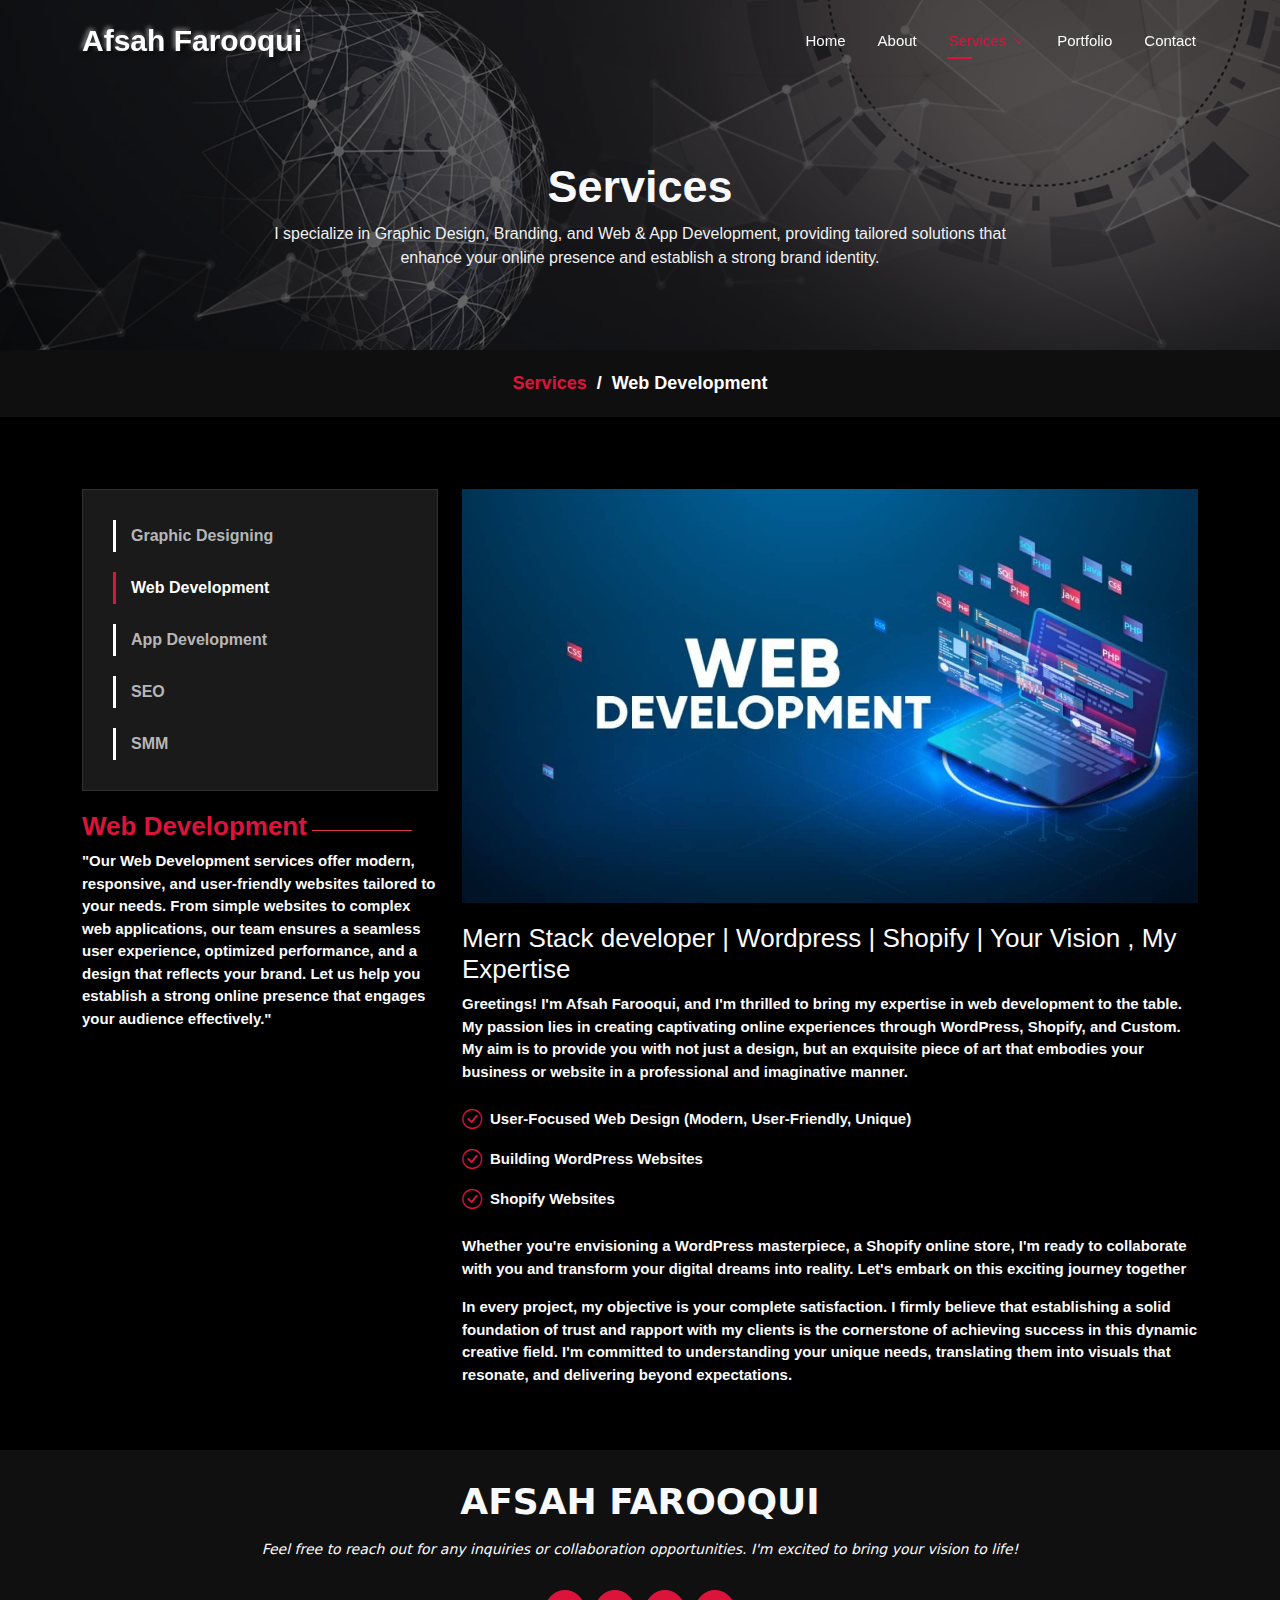
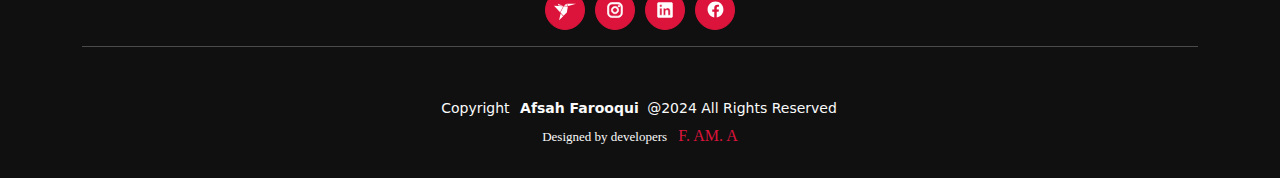
<file: webdevelopment.html>
<!doctype html>
<html lang="en">

<head>
    <meta charset="utf-8">
    <meta name="viewport" content="width=device-width, initial-scale=1">
    <title>Services-WebDev</title>

    <!-- CSS  -->
    <link rel="stylesheet" href="style.css">

    <!-- Bootstrap CDN -->
    <link href="https://cdn.jsdelivr.net/npm/bootstrap@5.3.3/dist/css/bootstrap.min.css" rel="stylesheet"
        integrity="sha384-QWTKZyjpPEjISv5WaRU9OFeRpok6YctnYmDr5pNlyT2bRjXh0JMhjY6hW+ALEwIH" crossorigin="anonymous">

    <!-- Icons CDN -->
    <link rel="stylesheet" href="https://cdn.jsdelivr.net/npm/bootstrap-icons/font/bootstrap-icons.css">
    <link rel="stylesheet" href="https://cdnjs.cloudflare.com/ajax/libs/font-awesome/5.15.4/css/all.min.css">

    <!-- Google Fonts CDN -->
    <link href="https://fonts.googleapis.com" rel="preconnect">
    <link href="https://fonts.gstatic.com" rel="preconnect" crossorigin>
    <link
        href="https://fonts.googleapis.com/css2?family=Roboto:ital,wght@0,100;0,300;0,400;0,500;0,700;0,900;1,100;1,300;1,400;1,500;1,700;1,900&family=Inter:wght@100;200;300;400;500;600;700;800;900&family=Cardo:ital,wght@0,400;0,700;1,400;1,700&display=swap"
        rel="stylesheet">


</head>

<body class="services-page">
    <!-- Navbar -->
    <header id="header" class="header d-flex align-items-center fixed-top">
        <div class="container-fluid container-xl position-relative d-flex align-items-center justify-content-between">

            <a href="index.html" class="logo d-flex align-items-center" style="text-decoration: none;">
                <!-- Uncomment the line below if you also wish to use an image logo -->
                <!-- <img src="assets/logo.png" alt=""> -->
                <h1 class="sitename">Afsah Farooqui</h1>
            </a>

            <nav id="navmenu" class="navmenu">
                <ul>
                    <li><a href="index.html">Home</a></li>
                    <li><a href="about.html">About</a></li>
                    <li class="dropdown"><a href="service.html" class="active"><span>Services</span> <i
                                class="bi bi-chevron-down toggle-dropdown"></i></a>
                        <ul>
                            <li><a href="graphic.html">Graphic Designing</a></li>
                            <li><a href="webdevelopment.html">Web Development</a></li>
                            <li><a href="appdevelopment.html">App Development</a></li>
                            <li><a href="seo.html">SEO</a></li>
                            <li><a href="smm.html">SMM</a></li>
                        </ul>
                    </li>
                    <li><a href="portfolio.html">Portfolio</a></li>
                    <li><a href="contact.html">Contact</a></li>
                </ul>
                <i class="mobile-nav-toggle d-xl-none bi bi-list"></i>
            </nav>

        </div>
    </header>

    <!-- Page Title -->
    <div class="page-title" data-aos="fade">
        <div class="heading">
            <div class="container">
                <img src="assets/service-header.jpg" alt="">
                <div class="row d-flex justify-content-center text-center">
                    <div class="col-lg-8">
                        <h1 class="mt-0 text-light">Services</h1>
                        <p class="mb-0">I specialize in Graphic Design, Branding, and Web & App Development,
                            providing tailored solutions that enhance your online presence and establish a strong brand
                            identity.
                        </p>
                    </div>
                </div>
            </div>
        </div>
        <nav class="breadcrumbs">
            <div class="container">
                <ol>
                    <li><a href="service.html">Services</a></li>
                    <li class="current">Web Development</li>
                </ol>
            </div>
        </nav>
    </div>
    <!-- End Page Title -->


    <!-- Service Details Section -->
    <section id="service-details" class="service-details section">
        <div class="container">

            <div class="row gy-4 my-5">

                <div class="col-lg-4" data-aos="fade-up" data-aos-delay="100">
                    <div class="services-list">
                        <a href="graphic.html" class="text-decoration-none">Graphic Designing</a>
                        <a href="webdevelopment.html" class="active text-decoration-none">Web Development</a>
                        <a href="appdevelopment.html" class="text-decoration-none">App Development</a>
                        <a href="seo.html" class="text-decoration-none">SEO</a>
                        <a href="smm.html" class="text-decoration-none">SMM</a>
                    </div>
                    <div class="section-heading">
                        <h4 id="graphic-1">Web Development</h4>
                        <span class="border-bottom border-danger"></span>
                    </div>
                    <p>"Our Web Development services offer modern, responsive, and user-friendly websites tailored to
                        your needs.
                        From simple websites to complex web applications, our team ensures a seamless user experience,
                        optimized
                        performance, and a design that reflects your brand. Let us help you establish a strong online
                        presence that
                        engages your audience effectively."
                    </p>
                </div>

                <div class="col-lg-8" data-aos="fade-up" data-aos-delay="200">
                    <img src="assets/web.jpeg" alt="" class="img-fluid services-img">
                    <h3>Mern Stack developer | Wordpress | Shopify | Your Vision , My Expertise</h3>
                    <p>
                        Greetings! I'm Afsah Farooqui, and I'm thrilled to bring my expertise in web development
                        to the table. My passion lies in creating captivating online experiences through WordPress,
                        Shopify,
                        and Custom. My aim is to provide you with not just a design, but an exquisite
                        piece of art that embodies your business or website in a professional and imaginative manner.
                    </p>
                    <ul>
                        <li><i class="bi bi-check-circle"></i> <span>User-Focused Web Design (Modern, User-Friendly,
                                Unique)</span></li>
                        <li><i class="bi bi-check-circle"></i> <span>Building WordPress Websites</span></li>
                        <li><i class="bi bi-check-circle"></i> <span>Shopify Websites</span></li>
                    </ul>
                    <p>
                        Whether you're envisioning a WordPress masterpiece, a Shopify online store, I'm ready to
                        collaborate with you and
                        transform your digital dreams into reality. Let's embark on this exciting journey together
                    </p>
                    <p>
                        In every project, my objective is your complete satisfaction. I firmly believe that establishing
                        a
                        solid foundation of trust and rapport with my clients is the cornerstone of achieving success in
                        this dynamic
                        creative field. I'm committed to understanding your unique needs, translating them into visuals
                        that resonate, and
                        delivering beyond expectations.
                    </p>
                </div>

            </div>

        </div>

    </section>
    <!-- /Service Details Section -->

    <!-- Footer -->
    <footer id="footer" class="footer">
        <div class="container">
            <a href="https://www.linkedin.com/in/afsah09">
                <h3 class="sitename text-light text-uppercase">Afsah Farooqui</h3>
            </a>
            <p>Feel free to reach out for any inquiries or collaboration opportunities. I'm excited to bring your vision
                to
                life!</p>
            <div class="social-links d-flex justify-content-center">
                <a href="https://www.freelancer.com/u/afsahfarooqui119"><img src="assets/freelancer-logo.svg"
                        class="pt-1" alt="Freelancer" style="width: 22px; height: 22px;"></a>
                <a href="https://www.instagram.com/"><img src="assets/instagram-logo.svg" alt="Instagram"
                        style="width: 20px; height: 20px;"></a>
                <a href="https://www.linkedin.com/in/afsah09"><img src="assets/linkedin-logo.svg" alt="LinkedIn"
                        style="width: 16px; height: 16px;"></a>
                <a href="https://www.facebook.com/"><img src="assets/facebook-logo.svg" alt="Facebook"
                        style="width: 19px; height: 19px;"></a>
            </div>
            <hr>
            <div class="container">
                <div class="copyright">
                    <span>Copyright</span> <strong class="px-1 sitename">Afsah Farooqui</strong> <span>@2024 All Rights
                        Reserved</span>
                </div>
                <div class="credits" style="font-family: Abril Fatface, serif;">
                    Designed by developers
                    <a class="ps-2" href="https://www.linkedin.com/in/fatima-farooq-8b7535302">F.</a>
                    <a href="https://www.linkedin.com/in/afza-mehak-10947b287/">AM.</a>
                    <a href="https://www.linkedin.com/in/almas-zainab-b0b3aa287/">A</a>
                </div>
            </div>
        </div>
    </footer>
    <!-- end footer -->

    <!-- Scroll Top -->
    <a href="#" id="scroll-top" class="scroll-top d-flex align-items-center justify-content-center"><i
            class="bi bi-arrow-up-short"></i></a>

    <script src="https://cdn.jsdelivr.net/npm/bootstrap@5.3.3/dist/js/bootstrap.bundle.min.js"
        integrity="sha384-YvpcrYf0tY3lHB60NNkmXc5s9fDVZLESaAA55NDzOxhy9GkcIdslK1eN7N6jIeHz" crossorigin="anonymous">
        </script>

    <script src="script.js"></script>
</body>

</html>
</file>
<file: style.css>
* {
  margin: 0;
  padding: 0;
  box-sizing: border-box;
}

body {
  background-color: black !important;
}

/*===============================
            Home Page 
=================================*/

/* Navbar */

.header {
  background: none;
  transition: background 0.3s, box-shadow 0.3s;
  color: #fafafa;
  padding: 15px 0;
  z-index: 997;
}

.header .logo {
  line-height: 1;
}

.header .logo img {
  max-height: 32px;
  margin-right: 8px;
}

.header .logo h1 {
  font-size: 30px;
  margin: 0;
  font-weight: 700;
  color: #ffffff;
  text-shadow:
    2px 2px 4px rgba(0, 0, 0, 0.7),
    /* Dark shadow for depth */
    -2px -2px 4px rgba(255, 255, 255, 0.5);
  /* White shadow for contrast */
  font-family: "Raleway", sans-serif;
  transition: all 0.3s ease;
}

.header .logo h1:hover {
  color: crimson;
  text-shadow: 2px 2px 8px rgba(255, 0, 0, 0.5);
  transform: scale(1.05);
}

li a {
  text-decoration: none;
}

/* Header */

.header.scrolled {
  background-color: rgba(0, 0, 0, 0.8);
}

/* Desktop Navigation */

@media (min-width: 1200px) {
  .navmenu {
    padding: 0;
  }

  .navmenu ul {
    margin: 0;
    padding: 0;
    display: flex;
    list-style: none;
    align-items: center;
  }

  .navmenu li {
    position: relative;
  }

  .navmenu>ul>li {
    white-space: nowrap;
    padding: 15px 14px;
  }

  .navmenu>ul>li:last-child {
    padding-right: 0;
  }

  .navmenu a,
  .navmenu a:focus {
    color: #fafafa;
    font-size: 15px;
    padding: 0 2px;
    font-family: "Poppins", sans-serif;
    font-weight: 400;
    display: flex;
    align-items: center;
    justify-content: space-between;
    white-space: nowrap;
    transition: 0.3s;
    position: relative;
  }

  .navmenu a i,
  .navmenu a:focus i {
    font-size: 12px;
    line-height: 0;
    margin-left: 5px;
    transition: 0.3s;
  }

  .navmenu>ul>li>a:before {
    content: "";
    position: absolute;
    height: 2px;
    bottom: -6px;
    left: 0;
    background-color: crimson;
    visibility: hidden;
    width: 0px;
    transition: all 0.3s ease-in-out 0s;
  }

  .navmenu a:hover:before,
  .navmenu li:hover>a:before,
  .navmenu .active:before {
    visibility: visible;
    width: 25px;
  }

  .navmenu li:hover>a,
  .navmenu .active,
  .navmenu .active:focus {
    color: crimson;
  }

  .navmenu .dropdown ul {
    margin: 0;
    padding: 10px 0;
    background: #1a1a1a;
    display: block;
    position: absolute;
    visibility: hidden;
    left: -64px;
    top: 150%;
    opacity: 0;
    transition: 0.3s;
    border-radius: 4px;
    z-index: 99;
    box-shadow: 0px 0px 30px rgba(0, 0, 0, 0.1);
  }

  .navmenu .dropdown ul li {
    min-width: 200px;
  }

  .navmenu .dropdown ul a {
    padding: 10px 20px;
    font-size: 15px;
    text-transform: none;
    color: #fafafa;
  }

  .navmenu .dropdown ul a i {
    font-size: 12px;
  }

  .navmenu .dropdown ul a:hover,
  .navmenu .dropdown ul .active:hover,
  .navmenu .dropdown ul li:hover>a {
    color: crimson;
  }

  .navmenu .dropdown:hover>ul {
    opacity: 1;
    top: 100%;
    visibility: visible;
  }

  .navmenu .dropdown .dropdown ul {
    top: 0;
    left: -90%;
    visibility: hidden;
  }

  .navmenu .dropdown .dropdown:hover>ul {
    opacity: 1;
    top: 0;
    left: -100%;
    visibility: visible;
  }
}

/* Mobile Navigation */

@media (max-width: 1199px) {
  .mobile-nav-toggle {
    color: #fafafa;
    font-size: 28px;
    line-height: 0;
    margin-right: 10px;
    cursor: pointer;
    transition: color 0.3s;
  }

  .navmenu {
    padding: 0;
    z-index: 9997;
  }

  .navmenu ul {
    display: none;
    list-style: none;
    position: absolute;
    inset: 60px 20px 20px 20px;
    padding: 10px 0;
    margin: 0;
    border-radius: 6px;
    background-color: #1a1a1a;
    border: 1px solid color-mix(in srgb, #fafafa, transparent 90%);
    box-shadow: none;
    overflow-y: auto;
    transition: 0.3s;
    z-index: 9998;
  }

  .navmenu a,
  .navmenu a:focus {
    color: #fafafa;
    padding: 10px 20px;
    font-family: "Poppins", sans-serif;
    font-size: 17px;
    font-weight: 500;
    display: flex;
    align-items: center;
    justify-content: space-between;
    white-space: nowrap;
    transition: 0.3s;
  }

  .navmenu a i,
  .navmenu a:focus i {
    font-size: 12px;
    line-height: 0;
    margin-left: 5px;
    width: 30px;
    height: 30px;
    display: flex;
    align-items: center;
    justify-content: center;
    border-radius: 50%;
    transition: 0.3s;
    background-color: color-mix(in srgb, crimson, transparent 90%);
  }

  .navmenu a i:hover,
  .navmenu a:focus i:hover {
    background-color: crimson;
    color: #000000;
  }

  .navmenu a:hover,
  .navmenu .active,
  .navmenu .active:focus {
    color: crimson;
  }

  .navmenu .active i,
  .navmenu .active:focus i {
    background-color: crimson;
    color: #000000;
    transform: rotate(180deg);
  }

  .navmenu .dropdown ul {
    position: static;
    display: none;
    z-index: 99;
    padding: 10px 0;
    margin: 10px 20px;
    background-color: #1a1a1a;
    transition: all 0.5s ease-in-out;
  }

  .navmenu .dropdown ul ul {
    background-color: rgba(33, 37, 41, 0.1);
  }

  .navmenu .dropdown>.dropdown-active {
    display: block;
    background-color: rgba(33, 37, 41, 0.03);
  }

  .mobile-nav-active {
    overflow: hidden;
  }

  .mobile-nav-active .mobile-nav-toggle {
    color: #fff;
    position: absolute;
    font-size: 32px;
    top: 15px;
    right: 15px;
    margin-right: 0;
    z-index: 9999;
  }

  .mobile-nav-active .navmenu {
    position: fixed;
    overflow: hidden;
    inset: 0;
    background: rgba(33, 37, 41, 0.8);
    transition: 0.3s;
  }

  .mobile-nav-active .navmenu>ul {
    display: block;
  }
}

/* Home Section */

.home-section {
  width: 100%;
  min-height: 100vh;
  position: relative;
  padding: 120px 0 60px 0;
  display: flex;
  align-items: center;
}

.home-section {
  background-image: url(assets/home-header.jpg);
  background-position: center;
  background-repeat: no-repeat;
  background-size: cover;
  background-attachment: fixed;
}

.home-section h2 {
  margin: 0 0 10px 0;
  font-size: 38px !important;
  font-weight: 700;
  font-family: 'Franklin Gothic Medium', 'Arial Narrow', Arial, sans-serif;
}

.home-section h2 .underlight {
  position: relative;
  z-index: 1;
  padding: 0 5px;
  display: inline-block;
  font-size: 47px;
}

.home-section h2 .underlight:before {
  content: "";
  position: absolute;
  height: 50%;
  bottom: 0;
  left: 0;
  right: 0;
  background: color-mix(in srgb, crimson, transparent 25%);
  z-index: -1;
}

.home-section p {
  color: rgb(255, 251, 251);
  margin-bottom: 30px;
  font-size: 16px;
  font-family: "Raleway", sans-serif;
}

.home-section .social-links {
  margin-top: 25px;
}

.home-section .social-links a {
  background-color: color-mix(in srgb, crimson, transparent 25%);
  color: #fafafa;
  font-size: 14px;
  width: 40px;
  height: 40px;
  border-radius: 50px;
  display: inline-flex;
  align-items: center;
  justify-content: center;
  margin-right: 20px;
  transition: 0.3s;
}

.home-section .social-links a:hover {
  color: #fafafa;
  border: 1px solid white;
  background-color: transparent;
}

@media (max-width: 768px) {
  .home-section h2 {
    font-size: 30px;
  }

  .home-section p {
    font-size: 16px;
  }

  .home-section h2 .underlight {
    font-size: 40px;
  }
}

/* Section Heading */

.section-heading {
  display: flex;
  align-items: center;
}

.section-heading h4 {
  margin-right: 5px;
  color: #fafafa;
}

.section-heading .border-bottom {
  display: inline-block;
  width: 100px;
  border-bottom: 1px solid crimson;
}

.section {
  color: #fafafa;
  font-weight: 700;
  font-family: 'Franklin Gothic Medium', 'Arial Narrow', Arial, sans-serif;
}

/* About Section */

.about-section {
  width: 100%;
  min-height: 100vh;
  position: relative;
  padding: 60px 0 10px 0;
  display: flex;
  align-items: center;
  font-family: "Raleway", sans-serif;
}

.about-section p {
  color: #fafafa;
}

.about-section a.readmore {
  text-decoration: none;
}

.about-section .readmore {
  color: #fff;
  background: crimson;
  border: 1px solid crimson;
  font-weight: 400;
  font-size: 14px;
  display: inline-block;
  padding: 12px 40px;
  border-radius: 25px;
  transition: 0.5s;
  text-transform: uppercase;
  letter-spacing: 1px;
}

.about-section .readmore:hover {
  background-color: transparent;
  color: crimson;
  border-color: crimson;
}

.about-section .rotateimg {
  transform: rotate(-40deg);
}

.animated-border {
  padding: 1px;
  border: 5px solid transparent;
  animation: borderAnimation 5s infinite;
}

@keyframes borderAnimation {
  0% {
    border-color: crimson;
  }

  25% {
    border-color: rgb(155, 3, 28);
  }

  50% {
    border-color: rgb(244, 24, 68);
  }

  75% {
    border-color: rgb(122, 3, 23);
  }

  100% {
    border-color: rgb(242, 54, 92);
  }
}

/* Media Queries */

@media (max-width: 991.98px) {
  .about-section .rotateimg {
    transform: rotate(-40deg);
  }

  .about-section .readmore {
    display: inline-block;
    margin: 0 auto;
    text-align: center;
    font-weight: 400;
    font-size: 11px;
    padding: 10px;
    width: 150px;
  }
}


/* Services Section */
.service-section {
  width: 100%;
  position: relative;
  padding: 30px 0 30px 0;
  display: flex;
  align-items: center;
  font-family: "Raleway", sans-serif;
}

.service-box {
  position: relative;
  padding: 40px 20px;
  margin-bottom: 30px;
  background-color: transparent;
  z-index: 1;
  transition: all 0.3s ease;
}

.parallelogram {
  width: 170px;
  height: 320px;
  position: absolute;
  top: 0;
  bottom: 0;
  left: 0;
  right: 0;
  margin-left: 65px;
  margin-top: 50px;
  background-color: #181818;
  transform: skew(-20deg);
  z-index: -1;
}

.service-icon {
  width: 125px;
  height: 130px;
  margin-bottom: 30px;
  margin-left: 55px;
  padding: 20px;
  display: inline-block;
  background-color: #181818;
  border: 2px solid #000000;
  transform: skew(-20deg);
}

.service-icon i {
  max-width: 80px;
  transform: skew(20deg);
  font-size: 50px;
  color: #ffffff;
}

.service-title a {
  font-weight: bold;
  z-index: 2;
  color: #ffffff;
  text-align: center;
  text-decoration: none;
  margin-right: 30px;
}

.service-box p {
  color: #7d7d7d;
  font-size: 14px;
  line-height: 1.6;
  z-index: 2;
  color: #ffffff;
}

.service-link {
  color: white !important;
}

.service-box:hover .parallelogram {
  background-color: color-mix(in srgb, crimson, transparent 25%);
}

.service-box:hover .service-icon {
  background-color: color-mix(in srgb, crimson, transparent 25%);
}

/* Responsive Styles */
@media (max-width: 992px) {
  .service-section {
    padding: 60px 0 5px 0;
  }

  .service-title a {
    font-size: 22px
  }

  .service-box p {
    font-size: 12px;
  }

  .parallelogram {
    width: 150px;
    height: 300px;
  }

  .service-icon {
    width: 100px;
    height: 105px;
    margin-left: 60px;
  }

  .service-icon i {
    transform: skew(20deg);
    font-size: 35px;
  }
}

/* Next Button */
.next-btn {
  margin-top: 200px;
  background-color: #3a3a3a;
  color: white;
  padding: 13px 0 0 16px;
  border-radius: 50%;
  cursor: pointer;
  width: 48px;
  height: 48px;
  position: absolute;
  /* Positioning the button outside the flow */
  right: 3%;
  transition: background-color 0.3s ease, transform 0.3s ease;
}

/* Hover effect */
.next-btn:hover {
  background-color: color-mix(in srgb, crimson, transparent 25%);
  transform: scale(1.1);
}

/* Additional styling if you want the button to look similar to the previous one */
.prev-btn {
  display: flex;
  justify-content: center;
  align-items: center;
  margin-top: 20px;
  background-color: #3a3a3a;
  color: white;
  padding: 13px;
  border-radius: 50%;
  cursor: pointer;
  width: 50px;
  height: 50px;
  transition: background-color 0.3s ease, transform 0.3s ease;
  position: absolute;
  left: 5%;
  top: 50%;
}

.prev-btn:hover {
  background-color: crimson;
  transform: scale(1.1);
}

/* Responsive Styles */
@media (max-width: 992px) {
  .next-btn {
    margin-top: 290px;

  }
}

/* Contact Section */

.contact-section {
  width: 100%;
  min-height: 80vh;
  position: relative;
  padding: 60px 0 60px 0;
  display: flex;
  align-items: center;
  font-family: "Raleway", sans-serif;
}

.contact-section .info-wrap {
  margin-bottom: 30px;
}

.contact-section .info-item i {
  font-size: 20px;
  color: #fff;
  background: crimson;
  border: 1px solid crimson;
  width: 56px;
  height: 56px;
  display: flex;
  justify-content: center;
  align-items: center;
  transition: all 0.3s ease-in-out;
  border-radius: 50%;
  margin-right: 15px;
}

.contact-section .info-item h3 {
  font-size: 18px;
  font-weight: 700;
  margin: 0 0 5px 0;
  font-family: "Roboto", system-ui, -apple-system, "Segoe UI", Roboto, "Helvetica Neue", Arial, "Noto Sans", "Liberation Sans", sans-serif, "Apple Color Emoji", "Segoe UI Emoji", "Segoe UI Symbol", "Noto Color Emoji";
  ;
}

.contact-section .info-item p {
  padding: 0;
  margin-bottom: 0;
  font-size: 14px;
}

.contact-section a.letstalk {
  text-decoration: none;
}

.contact-section .letstalk {
  display: block;
  margin: 0 auto;
  color: #fff;
  background: crimson;
  border: 1px solid crimson;
  font-weight: 400;
  font-size: 14px;
  padding: 12px 40px;
  border-radius: 25px;
  transition: 0.5s;
  text-transform: uppercase;
  letter-spacing: 1px;
  width: 170px;
}

.contact-section .letstalk:hover {
  background-color: transparent;
  color: crimson;
  border-color: crimson;
}

/*===============================
            Footer 
=================================*/

.footer {
  color: #fafafa;
  background-color: #101010;
  font-size: 14px;
  text-align: center;
  padding: 30px 0;
  position: relative;
}

.footer h3 {
  font-size: 36px;
  font-weight: 700;
  position: relative;
  padding: 0;
  margin: 0 0 15px 0;
}

.footer h3:hover {
  color: crimson !important;
}

.footer p {
  font-size: 15;
  font-style: italic;
  padding: 0;
  margin: 0 0 30px 0;
}

.footer .social-links {
  margin-top: 20px;
}

.footer .social-links a {
  display: flex;
  align-items: center;
  justify-content: center;
  width: 40px;
  height: 40px;
  border-radius: 50%;
  border: 1px solid crimson;
  background-color: crimson;
  font-size: 16px;
  color: white;
  margin: 0 5px;
  transition: 0.3s;
}

.footer .social-links a:hover {
  color: white;
  border: 1px solid white;
  background: transparent;
}


.footer .copyright {
  padding-top: 35px;
}

.footer .credits {
  font-size: 13px;
  padding-top: 5px;
}

.footer a {
  text-decoration: none;
}

.credits a {
  font-size: 16px;
  color: crimson;
}

.credits a:hover {
  color: #ffffff;
  cursor: pointer;
}



/* Scroll Top Button */

.scroll-top {
  text-decoration: none;
  position: fixed;
  visibility: hidden;
  opacity: 0;
  right: 15px;
  bottom: -15px;
  z-index: 99999;
  background-color: crimson;
  width: 44px;
  height: 44px;
  border-radius: 50px;
  transition: all 0.4s;
}

.scroll-top i {
  font-size: 26px;
  color: #ffffff;
  line-height: 0;
}

.scroll-top:hover {
  background-color: color-mix(in srgb, crimson, transparent 25%);
}

.scroll-top.active {
  visibility: visible;
  opacity: 1;
  bottom: 15px;
}

/* Page Title */

.page-title {
  position: relative;
  color: white;
  background-color: #000000;
}

.page-title .heading {
  position: relative;
  padding: 160px 0 80px 0;
  text-align: center;
  z-index: 2;
}

.page-title img {
  position: absolute;
  top: 0;
  left: 0;
  width: 100%;
  height: 100%;
  object-fit: cover;
  z-index: 1;
  opacity: 0.4;
}

.page-title .heading h1,
.page-title .heading p {
  position: relative;
  z-index: 3;
}

.page-title .heading h1 {
  font-size: 45px;
  font-weight: 700;
  color: #ffffff;
  font-family: 'Franklin Gothic Medium', 'Arial Narrow', Arial, sans-serif;
}

.page-title .heading p {
  color: #f0f0f0;
  font-family: "Raleway", sans-serif;
}

.page-title nav {
  background-color: #0f0f0f;
  padding: 20px 0;
  display: flex;
  justify-content: center;
  align-items: center;
  font-family: "Raleway", sans-serif;
}

.page-title nav ol {
  display: flex;
  flex-wrap: wrap;
  list-style: none;
  margin: 0;
  padding: 0;
  font-size: 18px;
  font-weight: 600;
  justify-content: center;
  align-items: center;
}

.page-title nav ol li+li {
  padding-left: 10px;
}

.page-title nav ol li+li::before {
  content: "/";
  display: inline-block;
  padding-right: 10px;
  color: white;
}

.page-title nav ol li a {
  color: crimson;
}

.page-title nav ol li a:hover {
  color: rgb(150, 0, 30);
}

/*===============================
About Page 
=================================*/

.about .content ul {
  list-style: none;
  padding: 0;
}

.about .content ul li {
  margin-bottom: 20px;
  display: flex;
  align-items: center;
}

.about .content ul strong {
  margin-right: 10px;
}

.about .content ul i {
  font-size: 16px;
  margin-right: 5px;
  color: crimson;
  line-height: 0;
}

/* Stats Section */

.stats i {
  background-color: #1a1a1a;
  color: crimson;
  box-shadow: 0px 2px 25px rgba(0, 0, 0, 0.1);
  width: 54px;
  height: 54px;
  font-size: 24px;
  border-radius: 50px;
  border: 2px solid #000000;
  display: inline-flex;
  align-items: center;
  justify-content: center;
  position: relative;
  z-index: 1;
}

.stats .stats-item {
  background-color: #1a1a1a;
  margin-top: -27px;
  padding: 30px 30px 25px 30px;
  width: 100%;
  position: relative;
  text-align: center;
  box-shadow: 0px 2px 35px rgba(0, 0, 0, 0.1);
  border-radius: 4px;
  z-index: 0;
}

.stats .stats-item span {
  font-size: 36px;
  display: block;
  font-weight: 700;
  color: #ffffff;
}

.stats .stats-item p {
  padding: 0;
  margin: 0;
  font-family: "Raleway", sans-serif;
  font-size: 16px;
}

/* Expertise Section */

#expertise {
  width: 100%;
  min-height: 80vh;
  position: relative;
  padding: 60px 0 60px 0;
  font-family: "Raleway", sans-serif;
}

.expertise .progress {
  height: 60px;
  display: block;
  background: none;
  border-radius: 0;
}

.expertise .progress .expertises {
  color: #ffffff;
  padding: 0;
  margin: 0 0 6px 0;
  text-transform: uppercase;
  display: block;
  font-weight: 600;
}

.expertise .progress .expertises .val {
  float: right;
  font-style: normal;
}

.expertise .progress-bar-wrap {
  background: color-mix(in srgb, #fafafa, transparent 90%);
  height: 10px;
}

.expertise .progress-bar {
  width: 1px;
  height: 10px;
  transition: 0.9s;
  background-color: crimson;
}

/*===============================
       Service Details Page 
=================================*/

.service-details .services-list {
  background-color: #1a1a1a;
  padding: 10px 30px;
  border: 1px solid color-mix(in srgb, #fafafa, transparent 90%);
  margin-bottom: 20px;
}

.service-details .services-list a {
  display: block;
  line-height: 1;
  padding: 8px 0 8px 15px;
  border-left: 3px solid white;
  margin: 20px 0;
  color: #b6b6b6;
  transition: 0.3s;
}

.service-details .services-list a.active {
  color: #ffffff;
  font-weight: 700;
  border-color: crimson;
}

.service-details .services-list a:hover {
  border-color: crimson;
}

.service-details .services-img {
  margin-bottom: 20px;
}

.service-details h4 {
  font-size: 26px;
  font-weight: 700;
  color: crimson;
}

.service-details h3 {
  font-size: 26px;
  font-weight: 500;
}

.service-details p {
  font-size: 15px;
}

.service-details ul {
  list-style: none;
  padding: 0;
  font-size: 15px;
}

.service-details ul li {
  padding: 5px 0;
  display: flex;
  align-items: center;
}

.service-details ul i {
  font-size: 20px;
  margin-right: 8px;
  color: crimson;
}

/* Testimonal Section */
.carouselinner {
  max-width: 750px;
  margin: 0 auto;
  padding: 1px 0;
}

.testimonal-section .testimonial-item {
  box-sizing: content-box;
  min-height: 250px;
}

.carousel-indicators button {
  background-color: rgb(255, 255, 255) !important;
}

.carousel-indicators .active {
  background-color: crimson !important;
}

/*===============================
         Portfolio Page 
=================================*/

.portfolio .portfolio-filters {
  padding: 0;
  margin: 0 auto 20px auto;
  list-style: none;
  text-align: center;
}

.portfolio .portfolio-filters li a {
  text-decoration: none;
}

.portfolio .portfolio-filters li {
  cursor: pointer;
  display: inline-block;
  padding: 0;
  font-size: 16px;
  font-family: "Raleway", sans-serif;
  font-weight: 100;
  margin: 0 2px;
  line-height: 1;
  margin-bottom: 5px;
  transition: all 0.3s ease-in-out;
}

.active-filter-btn {
  background-color: crimson !important;
  color: white !important;
  border-color: crimson !important;
}

.button {
  text-decoration: none;
  width: 100px;
  color: crimson;
  font-size: 16px;
  display: inline-block;
  border: 1px solid crimson;
  border-radius: 25px;
  background: transparent;
  margin: 10px;
  padding: 10px 20px;
  transition: 0.6s all;
}

.button:hover {
  color: #fff;
  border: 1px solid rgb(222, 0, 74);
  background: rgb(222, 0, 74);
}

@media (max-width: 575px) {
  .portfolio .portfolio-filters li a {
    font-size: 14px;
    margin: 0 5px;
  }
}

.portfolio .portfolio-content {
  position: relative;
  overflow: hidden;
}

.portfolio .portfolio-content img {
  transition: 0.3s;
}

.portfolio .portfolio-content .portfolio-info {
  opacity: 0;
  position: absolute;
  inset: 0;
  z-index: 3;
  transition: all ease-in-out 0.3s;
  background: rgba(0, 0, 0, 0.6);
  padding: 15px;
}

.portfolio .portfolio-content .portfolio-info h4 {
  font-size: 14px;
  padding: 5px 10px;
  font-weight: 400;
  color: #ffffff;
  display: inline-block;
  background-color: crimson;
}

.portfolio .portfolio-content .portfolio-info p {
  position: absolute;
  bottom: 10px;
  text-align: center;
  display: inline-block;
  left: 0;
  right: 0;
  font-size: 16px;
  font-weight: 600;
  color: rgba(255, 255, 255, 0.8);
}

.portfolio .portfolio-content .portfolio-info .preview-link,
.portfolio .portfolio-content .portfolio-info .details-link {
  position: absolute;
  left: calc(40% - 30px);
  font-size: 26px;
  top: calc(50% - 14px);
  color: #fff;
  transition: 0.3s;
  line-height: 1.2;
}

.portfolio .portfolio-content .portfolio-info .preview-link:hover,
.portfolio .portfolio-content .portfolio-info .details-link:hover {
  color: crimson;
}

.portfolio .portfolio-content .portfolio-info .details-link {
  left: 45%;
  font-size: 50px;
  line-height: 0;
}

.portfolio .portfolio-content:hover .portfolio-info {
  opacity: 1;
}

.portfolio .portfolio-content:hover img {
  transform: scale(1.1);
}

.seemore {
  color: #fff;
  background-color: crimson;
  border: 1px solid crimson;
  font-weight: 600;
  font-size: 14px;
  padding: 12px 30px;
  border-radius: 50px;
  transition: 0.3s;
  text-transform: uppercase;
  letter-spacing: 1px;
  display: inline-block;
  max-width: 200px !important;
  text-align: center;
}

.seemore:hover {
  background-color: transparent;
  color: crimson;
  border-color: crimson;
}

.parent-element {
  text-align: center !important;
}

/* smm */
.pricing-card {
  border-radius: 10px;
  padding: 30px 20px;
  background-color: #2b2b2b !important;
  color: #f3f3f3 !important;
  transition: transform 0.3s ease, box-shadow 0.3s ease;
}

.pricing-card:hover {
  transform: scale(1.05);
}

.price-circle {
  width: 100px;
  height: 100px;
  border-radius: 50%;
  margin: 0 auto;
  display: flex;
  align-items: center;
  justify-content: center;
  color: #fff;
  /* font-size: 20px !important; */
  background-color: crimson;
}

.price-circle,
h2 {
  font-size: 22px !important;
}

.card-title {
  font-size: 1.5rem;
  font-weight: bold;
  color: #fff;
  opacity: 0;
  animation: fadeIn 1s forwards;
}

.card-title,
.bi-check-circle {
  color: crimson;
}

.card-title,
span {
  padding-right: 2px !important;
}

.pricing-card ul,
.pricing-card a {
  opacity: 0;
  animation: fadeIn 1s forwards;
  animation-delay: 0.5s;
}

@keyframes fadeIn {
  from {
    opacity: 0;
  }

  to {
    opacity: 1;
  }
}

a.btn-smm {
  text-decoration: none;
  border-radius: 30px;
  padding: 10px 30px;
  border: 2px solid crimson;
  background-color: transparent;
  color: crimson;
  transition: background-color 0.3s ease, color 0.3s ease, border 0.3s ease;
}

.btn-smm:hover {
  background-color: crimson;
  border: none;
  color: #fff;
}

/*===============================
Contact Page 
=================================*/

/* Form Styles */

.inputfields {
  position: relative;
  margin-bottom: 20px;
}

.inputfields input,
.inputfields textarea {
  width: 100%;
  padding: 12px 15px;
  border-radius: 6px;
  font-size: 16px;
  border: 2px solid #444;
  background: transparent;
  outline: none;
  color: white;
  transition: border-color 0.3s ease, box-shadow 0.3s ease;
}

.inputfields #message {
  resize: none;
}

.inputfields label {
  position: absolute;
  top: 50%;
  left: 15px;
  transform: translateY(-50%);
  color: rgb(88, 88, 88);
  font-size: 16px;
  pointer-events: none;
  transition: 0.3s;
  background: transparent;
  padding: 0 5px;
}

.inputfields .msglabel {
  position: absolute;
  top: 15%;
  left: 15px;
  transform: translateY(-50%);
  color: rgb(88, 88, 88);
  font-size: 16px;
  pointer-events: none;
  transition: 0.3s;
  background: transparent;
  padding: 0 5px;
}

.inputfields input:focus,
.inputfields textarea:focus {
  border: 2px solid crimson;
  box-shadow: 0 3px 5px crimson;
}

.inputfields input:focus~label,
.inputfields input:valid~label {
  top: -10px;
  font-size: 14px;
  padding: 0 10px;
  color: crimson;
}

.custom-btn {
  display: inline-block;
  margin-top: 20px;
  color: white;
  background: crimson;
  border: 1px solid crimson;
  padding: 12px 40px;
  font-size: 14px;
  border-radius: 25px;
  text-transform: uppercase;
  transition: background-color 0.3s ease, transform 0.3s ease;
  width: 170px;
}

.custom-btn:hover {
  background-color: transparent;
  color: crimson;
  transform: scale(1.05);
}

.custom-btn:focus {
  outline: none;
  box-shadow: 0 3px 5px crimson;
}

@media (max-width: 767px) {
  .contact-form {
    padding: 10px;
  }

  .inputfields input,
  .inputfields textarea {
    font-size: 14px;
  }
}

.contact {
  color: white;
}

.contact:hover {
  color: crimson;
}
</file>
